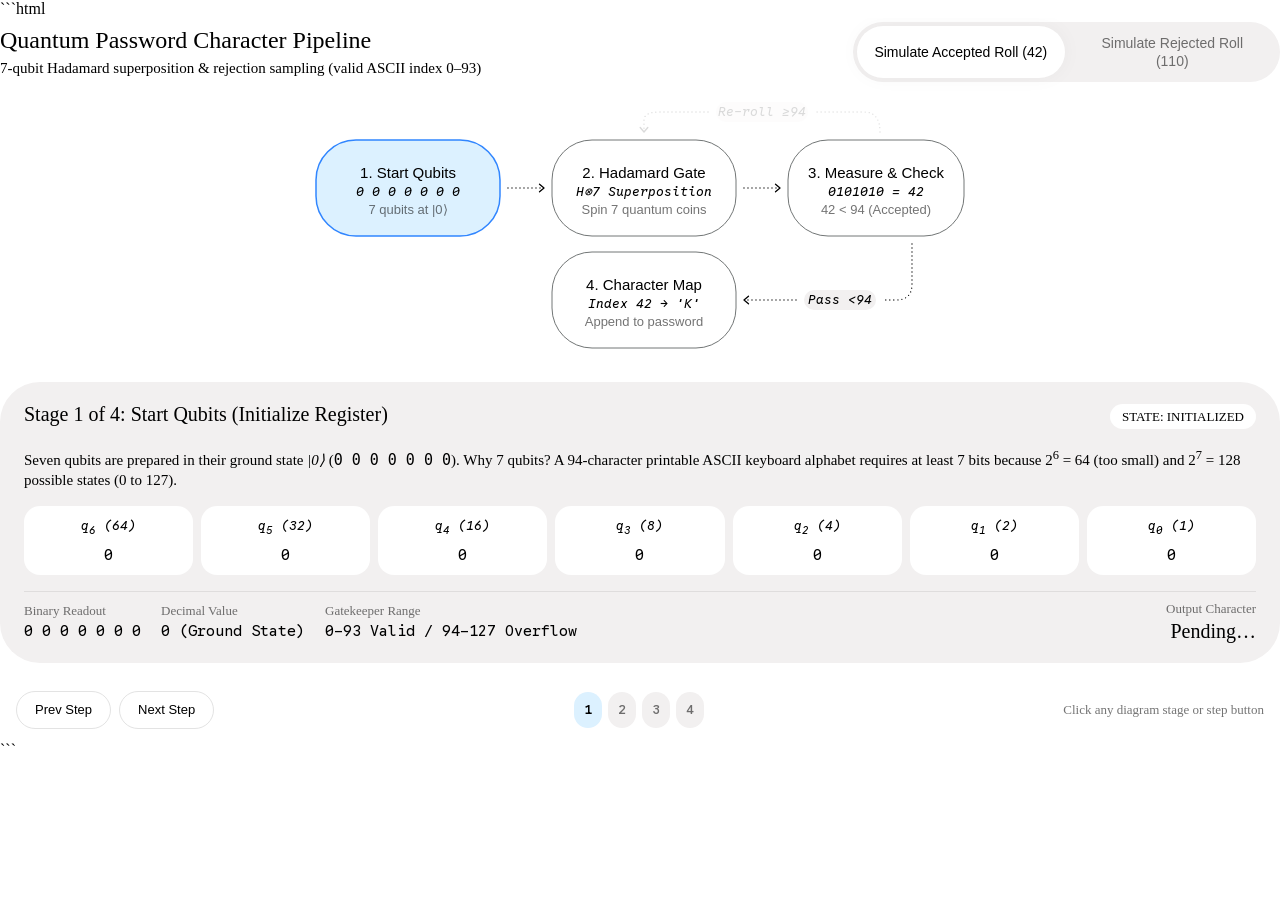
<file: interactive_visual_im_15c317867a85a933.html>
```html
<!DOCTYPE html>
<html lang="en">
<head>
<script id="lumi-getcssvar">
window.getCssVar = window.getCssVar || function(name) {
  try {
    return getComputedStyle(document.documentElement).getPropertyValue(name).trim();
  } catch (e) { return ''; }
};
</script>

<style id="lumi-runtime">
/* luminous.css */
/*
 * Luminous runtime stylesheet — injected once into every generated widget's
 * <head> by the C++ widget agent (id="lumi-runtime"). Single Source of Truth
 * for ALL design tokens and pre-baked .lumi-* component classes. The SI prompts
 * (design.md / html_generation.jinja2 / chart.jinja2) must NOT re-declare these
 * tokens or component CSS; they only reference them.
 *
 * Sections:
 *   1. Web fonts (Google Sans Flex + Google Sans Code)
 *   2. Light token :root (from previewer tokens.css, verbatim)
 *   3. Dark token overrides — REMAPPED to :root so canvas/D3 readers of
 *      getComputedStyle(document.documentElement) resolve dark values (D3).
 *   4. Short diagram/chart aliases (bridge legacy --surface / --chart-N names).
 *   5. In-scope pre-baked .lumi-* component classes.
 */

/* ============================================================
 * 1. WEB FONTS & ICONOGRAPHY
 *    Loads Google Sans Flex, Google Sans Code, and Material Symbols Outlined.
 *    Enforces the dual-class iconography rendering protocol.
 * ============================================================ */
@import url('https://fonts.googleapis.com/css2?family=Google+Sans+Flex:ital,wght@0,300..700;1,300..700&family=Google+Sans+Code:ital,wght,MONO@0,300..700,0..1;1,300..700,0..1&family=Material+Symbols+Outlined:opsz,wght,FILL,GRAD@20..48,100..700,0..1,-50..200&display=swap');

/* Dual-Class Iconography */
.lumi-icon {
  font-family: 'Luminous Symbols', 'Material Symbols Outlined';
  font-weight: normal;
  font-style: normal;
  font-size: 20px;
  line-height: 1;
  letter-spacing: normal;
  text-transform: none;
  display: inline-block;
  white-space: nowrap;
  word-wrap: normal;
  direction: ltr;
  font-feature-settings: 'liga';
  -webkit-font-smoothing: antialiased;
  vertical-align: middle;
}

.material-icon {
  font-family: 'Material Symbols Outlined';
  font-weight: normal;
  font-style: normal;
  font-size: 20px;
  line-height: 1;
  letter-spacing: normal;
  text-transform: none;
  display: inline-block;
  white-space: nowrap;
  word-wrap: normal;
  direction: ltr;
  -webkit-font-smoothing: antialiased;
  vertical-align: middle;
}

/* ============================================================
 * 2. LIGHT TOKENS (:root)
 * ============================================================ */
:root {
  --body-bg: transparent;
  --ff-sans: 'Google Sans Flex', 'Google Sans Text', 'Google Sans', sans-serif;
  --ff-mono: 'Google Sans Code', 'Google Sans Mono', monospace;

  --lumi-sys-spacing--xxs: 2px;
  --lumi-sys-spacing--xs: 4px;
  --lumi-sys-spacing--s: 8px;
  --lumi-sys-spacing--m: 12px;
  --lumi-sys-spacing--l: 16px;
  --lumi-sys-spacing--xl: 20px;
  --lumi-sys-spacing--xxl: 24px;
  --lumi-sys-spacing--3xl: 28px;
  --lumi-sys-spacing--4xl: 36px;

  --lumi-sys-shape--none: 0px;
  --lumi-sys-shape--extra-small: 4px;
  --lumi-sys-shape--small: 8px;
  --lumi-sys-shape--medium: 12px;
  --lumi-sys-shape--large: 16px;
  --lumi-sys-shape--large-increased: 20px;
  --lumi-sys-shape--large-max: 24px;
  --lumi-sys-shape--xl: 28px;
  --lumi-sys-shape--xl-increased: 32px;
  --lumi-sys-shape--xl-max: 40px;
  --lumi-sys-shape--xxl: 48px;
  --lumi-sys-shape--xxl-increased: 56px;
  --lumi-sys-shape--full: 999px;

  --lumi-sys-elevation--level1: 0 0 20px 0 rgba(0, 0, 0, 0.04);
  --lumi-sys-elevation--level2: 0 0 20px 0 rgba(0, 0, 0, 0.11);

  --lumi-sys-color--surface: #fdfcfc;
  --lumi-sys-color--surface-dim: #f2f0f0;
  --lumi-sys-color--surface-bright: #ffffff;
  --lumi-sys-color--surface-background: #fdfcfc;
  --lumi-sys-color--surface-accent: #9dd2ff;
  --lumi-sys-color--surface-container: #f2f0f0;
  --lumi-sys-color--surface-container-high: #e6e6e6;
  --lumi-sys-color--surface-translucent: rgba(255, 255, 255, 0.88);
  --lumi-sys-color--on-surface: #000000;
  --lumi-sys-color--on-surface-default: #000000;
  --lumi-sys-color--on-surface-variant: rgba(0, 0, 0, 0.55);
  --lumi-sys-color--on-surface-de-emphasis: rgba(0, 0, 0, 0.55);
  --lumi-sys-color--on-surface-low: rgba(0, 0, 0, 0.08);
  --lumi-sys-color--positive: #008052;
  --lumi-sys-color--positive-container: #daf9d4;
  --lumi-sys-color--on-positive-container: #009954;
  --lumi-sys-color--error: #de2d29;
  --lumi-sys-color--error-container: #ffdeec;
  --lumi-sys-color--on-error-container: #de2d29;
  --lumi-sys-color--accent: #9dd2ff;
  --lumi-sys-color--accent-container: #dcf1ff;
  --lumi-sys-color--accent-fixed: #3186ff;
  --lumi-sys-color--primary: #3186ff;
  --lumi-sys-color--on-primary: #ffffff;
  --lumi-sys-color--black: #000000;
  --lumi-sys-color--white: #ffffff;
  --lumi-sys-color--outline: #727676;
  --lumi-sys-color--stroke-default: #e3e3e3;

  /* --- Luminous Typography Tokens: Display (Carbon SSoT) --- */
  --lumi-sys-typography-type-scale--display-l-font-name: 'Google Sans Flex';
  --lumi-sys-typography-type-scale--display-l-font-size: 2.625rem;
  --lumi-sys-typography-type-scale--display-l-line-height: 3rem;
  --lumi-sys-typography-type-scale--display-l-font-tracking: 0rem;
  --lumi-sys-typography-type-scale--display-l-font-weight: 280;
  --lumi-sys-typography-type-scale--display-l-font-wght: 280;
  --lumi-sys-typography-type-scale--display-l-font-width: 100;
  --lumi-sys-typography-type-scale--display-l-font-rond: 100;
  --lumi-sys-typography-type-scale--display-l-opsz: 42;

  --lumi-sys-typography-type-scale--display-m-font-name: 'Google Sans Flex';
  --lumi-sys-typography-type-scale--display-m-font-size: 2.25rem;
  --lumi-sys-typography-type-scale--display-m-line-height: 2.75rem;
  --lumi-sys-typography-type-scale--display-m-font-tracking: 0rem;
  --lumi-sys-typography-type-scale--display-m-font-weight: 320;
  --lumi-sys-typography-type-scale--display-m-font-wght: 320;
  --lumi-sys-typography-type-scale--display-m-font-width: 100;
  --lumi-sys-typography-type-scale--display-m-font-rond: 100;
  --lumi-sys-typography-type-scale--display-m-opsz: 36;

  --lumi-sys-typography-type-scale--display-s-font-name: 'Google Sans Flex';
  --lumi-sys-typography-type-scale--display-s-font-size: 2rem;
  --lumi-sys-typography-type-scale--display-s-line-height: 2.375rem;
  --lumi-sys-typography-type-scale--display-s-font-tracking: 0rem;
  --lumi-sys-typography-type-scale--display-s-font-weight: 360;
  --lumi-sys-typography-type-scale--display-s-font-wght: 360;
  --lumi-sys-typography-type-scale--display-s-font-width: 100;
  --lumi-sys-typography-type-scale--display-s-font-rond: 100;
  --lumi-sys-typography-type-scale--display-s-opsz: 32;

  /* --- Luminous Typography Tokens: Headline (Carbon SSoT) --- */
  --lumi-sys-typography-type-scale--headline-l-font-name: 'Google Sans Flex';
  --lumi-sys-typography-type-scale--headline-l-font-size: 1.75rem;
  --lumi-sys-typography-type-scale--headline-l-line-height: 2.25rem;
  --lumi-sys-typography-type-scale--headline-l-font-tracking: 0rem;
  --lumi-sys-typography-type-scale--headline-l-font-weight: 350;
  --lumi-sys-typography-type-scale--headline-l-font-wght: 350;
  --lumi-sys-typography-type-scale--headline-l-font-width: 100;
  --lumi-sys-typography-type-scale--headline-l-font-rond: 20;
  --lumi-sys-typography-type-scale--headline-l-opsz: 28;

  --lumi-sys-typography-type-scale--headline-m-font-name: 'Google Sans Flex';
  --lumi-sys-typography-type-scale--headline-m-font-size: 1.5rem;
  --lumi-sys-typography-type-scale--headline-m-line-height: 1.75rem;
  --lumi-sys-typography-type-scale--headline-m-font-tracking: 0rem;
  --lumi-sys-typography-type-scale--headline-m-font-weight: 380;
  --lumi-sys-typography-type-scale--headline-m-font-wght: 380;
  --lumi-sys-typography-type-scale--headline-m-font-width: 100;
  --lumi-sys-typography-type-scale--headline-m-font-rond: 20;
  --lumi-sys-typography-type-scale--headline-m-opsz: 24;

  --lumi-sys-typography-type-scale--headline-s-font-name: 'Google Sans Flex';
  --lumi-sys-typography-type-scale--headline-s-font-size: 1.25rem;
  --lumi-sys-typography-type-scale--headline-s-line-height: 1.5rem;
  --lumi-sys-typography-type-scale--headline-s-font-tracking: 0rem;
  --lumi-sys-typography-type-scale--headline-s-font-weight: 470;
  --lumi-sys-typography-type-scale--headline-s-font-wght: 470;
  --lumi-sys-typography-type-scale--headline-s-font-width: 94;
  --lumi-sys-typography-type-scale--headline-s-font-rond: 20;
  --lumi-sys-typography-type-scale--headline-s-opsz: 20;

  /* --- Luminous Typography Tokens: Body (Carbon SSoT) --- */
  --lumi-sys-typography-type-scale--body-l-font-name: 'Google Sans Flex';
  --lumi-sys-typography-type-scale--body-l-font-size: 1.0625rem;
  --lumi-sys-typography-type-scale--body-l-line-height: 1.5rem;
  --lumi-sys-typography-type-scale--body-l-font-tracking: 0rem;
  --lumi-sys-typography-type-scale--body-l-font-weight: 400;
  --lumi-sys-typography-type-scale--body-l-font-wght: 400;
  --lumi-sys-typography-type-scale--body-l-font-width: 92;
  --lumi-sys-typography-type-scale--body-l-font-rond: 0;
  --lumi-sys-typography-type-scale--body-l-opsz: 17;

  --lumi-sys-typography-type-scale--body-m-font-name: 'Google Sans Flex';
  --lumi-sys-typography-type-scale--body-m-font-size: 0.9375rem;
  --lumi-sys-typography-type-scale--body-m-line-height: 1.25rem;
  --lumi-sys-typography-type-scale--body-m-font-tracking: 0rem;
  --lumi-sys-typography-type-scale--body-m-font-weight: 400;
  --lumi-sys-typography-type-scale--body-m-font-wght: 400;
  --lumi-sys-typography-type-scale--body-m-font-width: 92;
  --lumi-sys-typography-type-scale--body-m-font-rond: 0;
  --lumi-sys-typography-type-scale--body-m-opsz: 15;

  --lumi-sys-typography-type-scale--body-s-font-name: 'Google Sans Flex';
  --lumi-sys-typography-type-scale--body-s-font-size: 0.8125rem;
  --lumi-sys-typography-type-scale--body-s-line-height: 1.0625rem;
  --lumi-sys-typography-type-scale--body-s-font-tracking: 0rem;
  --lumi-sys-typography-type-scale--body-s-font-weight: 400;
  --lumi-sys-typography-type-scale--body-s-font-wght: 400;
  --lumi-sys-typography-type-scale--body-s-font-width: 92;
  --lumi-sys-typography-type-scale--body-s-font-rond: 0;
  --lumi-sys-typography-type-scale--body-s-opsz: 13;

  /* --- Luminous Typography Tokens: Label (Carbon SSoT) --- */
  --lumi-sys-typography-type-scale--label-l-font-name: 'Google Sans Flex';
  --lumi-sys-typography-type-scale--label-l-font-size: 1.0625rem;
  --lumi-sys-typography-type-scale--label-l-line-height: 1.5rem;
  --lumi-sys-typography-type-scale--label-l-font-tracking: 0rem;
  --lumi-sys-typography-type-scale--label-l-font-weight: 370;
  --lumi-sys-typography-type-scale--label-l-font-wght: 370;
  --lumi-sys-typography-type-scale--label-l-font-width: 92;
  --lumi-sys-typography-type-scale--label-l-font-rond: 0;
  --lumi-sys-typography-type-scale--label-l-opsz: 17;

  --lumi-sys-typography-type-scale--label-m-font-name: 'Google Sans Flex';
  --lumi-sys-typography-type-scale--label-m-font-size: 0.9375rem;
  --lumi-sys-typography-type-scale--label-m-line-height: 1.25rem;
  --lumi-sys-typography-type-scale--label-m-font-tracking: 0rem;
  --lumi-sys-typography-type-scale--label-m-font-weight: 370;
  --lumi-sys-typography-type-scale--label-m-font-wght: 370;
  --lumi-sys-typography-type-scale--label-m-font-width: 92;
  --lumi-sys-typography-type-scale--label-m-font-rond: 0;
  --lumi-sys-typography-type-scale--label-m-opsz: 15;

  --lumi-sys-typography-type-scale--label-s-font-name: 'Google Sans Flex';
  --lumi-sys-typography-type-scale--label-s-font-size: 0.8125rem;
  --lumi-sys-typography-type-scale--label-s-line-height: 1.25rem;
  --lumi-sys-typography-type-scale--label-s-font-tracking: 0rem;
  --lumi-sys-typography-type-scale--label-s-font-weight: 370;
  --lumi-sys-typography-type-scale--label-s-font-wght: 370;
  --lumi-sys-typography-type-scale--label-s-font-width: 92;
  --lumi-sys-typography-type-scale--label-s-font-rond: 0;
  --lumi-sys-typography-type-scale--label-s-opsz: 13;

  --lumi-sys-opacity-state--hover: 0.08;
  --lumi-sys-opacity-state--focus: 0.08;
  --lumi-sys-opacity-state--pressed: 0.12;
  --lumi-sys-opacity-state--disabled: 0.12;
  --lumi-sys-opacity-state--disabled-label: 0.38;

  --lumi-sys-color--code-background: #000000;
  --lumi-sys-color--code-primary-text: #ffffff;
  --lumi-sys-color--code-blue-text: #4fa0ff;
  --lumi-sys-color--code-green-text: #60d673;
  --lumi-sys-color--code-grey-text: #808080;
  --lumi-sys-color--code-pink-text: #ff96da;
  --lumi-sys-color--code-purple-text: #969dff;
  --lumi-sys-color--code-red-text: #ff5a59;
  --lumi-sys-color--code-yellow-text: #ffdb0f;

  --lumi-sys-color--chart-series-1: #2575fc;
  --lumi-sys-color--chart-series-2: #5b6e9e;
  --lumi-sys-color--chart-series-3: #228a49;
  --lumi-sys-color--chart-series-4: #62991b;
  --lumi-sys-color--chart-series-5: #1e564d;
  --lumi-sys-color--chart-series-6: #526a45;
  --lumi-sys-color--chart-series-7: #2780c4;
  --lumi-sys-color--chart-series-8: #997112;
  --lumi-sys-color--chart-series-9: #705ec2;
  --lumi-sys-color--chart-series-10: #c84288;
}

/* ============================================================
 * 3. DARK TOKENS  (REMAPPED to :root — Decision D3)
 *    Canvas / Chart.js / D3 read getComputedStyle(document.documentElement);
 *    the theme-sync listener sets data-theme="dark" on <html>, so dark values
 *    MUST live on :root (not scoped to body) to prevent black-chart regressions.
 * ============================================================ */
:root[data-theme="dark"],
body.dark-mode,
:root[data-theme="dark"] body {
  --body-bg: #0f0f0f;
  --lumi-sys-elevation--level1: 0 0 20px 0 rgba(0, 0, 0, 0.28);
  --lumi-sys-elevation--level2: 0 0 20px 0 rgba(0, 0, 0, 0.40);

  --lumi-sys-color--surface: #0f0f0f;
  --lumi-sys-color--surface-dim: #141414;
  --lumi-sys-color--surface-bright: #1c1c1c;
  --lumi-sys-color--surface-background: #0f0f0f;
  --lumi-sys-color--surface-accent: #14204f;
  --lumi-sys-color--surface-container: #141414;
  --lumi-sys-color--surface-container-high: #1c1c1c;
  --lumi-sys-color--surface-translucent: rgba(24, 24, 27, 0.88);
  --lumi-sys-color--on-surface: #e0e0e0;
  --lumi-sys-color--on-surface-default: #e0e0e0;
  --lumi-sys-color--on-surface-variant: rgba(255, 255, 255, 0.55);
  --lumi-sys-color--on-surface-de-emphasis: rgba(255, 255, 255, 0.55);
  --lumi-sys-color--on-surface-low: rgba(255, 255, 255, 0.12);
  --lumi-sys-color--positive: #0ebc5f;
  --lumi-sys-color--positive-container: #002220;
  --lumi-sys-color--on-positive-container: #0ebc5f;
  --lumi-sys-color--error: #ff4c45;
  --lumi-sys-color--error-container: #3c0202;
  --lumi-sys-color--on-error-container: #ff4c45;
  --lumi-sys-color--accent: #1f3b9b;
  --lumi-sys-color--accent-container: #192967;
  --lumi-sys-color--accent-fixed: #3186ff;
  --lumi-sys-color--primary: #9dd2ff;
  --lumi-sys-color--on-primary: #192967;
  --lumi-sys-color--black: #000000;
  --lumi-sys-color--white: #ffffff;
  --lumi-sys-color--outline: #9a9b9c;
  --lumi-sys-color--stroke-default: #2d2f38;

  --lumi-sys-color--code-background: #141414;
  --lumi-sys-color--code-primary-text: #ffffff;
  --lumi-sys-color--code-blue-text: #4fa0ff;
  --lumi-sys-color--code-green-text: #60d673;
  --lumi-sys-color--code-grey-text: #808080;
  --lumi-sys-color--code-pink-text: #ff96da;
  --lumi-sys-color--code-purple-text: #969dff;
  --lumi-sys-color--code-red-text: #ff5a59;
  --lumi-sys-color--code-yellow-text: #ffdb0f;

  --lumi-sys-color--chart-series-1: #9dd2ff;
  --lumi-sys-color--chart-series-2: #96a7d6;
  --lumi-sys-color--chart-series-3: #50e389;
  --lumi-sys-color--chart-series-4: #c8f585;
  --lumi-sys-color--chart-series-5: #f5f2e6;
  --lumi-sys-color--chart-series-6: #dcd8c0;
  --lumi-sys-color--chart-series-7: #82c7ff;
  --lumi-sys-color--chart-series-8: #f5d77f;
  --lumi-sys-color--chart-series-9: #d9ceff;
  --lumi-sys-color--chart-series-10: #ffa6d7;
}

/* ============================================================
 * 3b. OS-LEVEL DARK FALLBACK  (prefers-color-scheme)
 *     A prior refactor introduced this stylesheet and moved the dark tokens onto
 *     :root[data-theme="dark"], but dropped the @media (prefers-color-scheme:
 *     dark) trigger that widgets previously carried in their own <style>.
 *     Inline widgets whose host sends no set-theme / data-theme message therefore
 *     stayed on the light --surface (#fdfcfc), rendering white in dark mode.
 *     Re-apply the dark values on OS dark; an explicit host data-theme="light"
 *     still opts back to light. Keep in sync with the :root[data-theme="dark"]
 *     block above.
 * ============================================================ */
@media (prefers-color-scheme: dark) {
  :root:not([data-theme="light"]) {
    --body-bg: #0f0f0f;
    --lumi-sys-elevation--level1: 0 0 20px 0 rgba(0, 0, 0, 0.28);
    --lumi-sys-elevation--level2: 0 0 20px 0 rgba(0, 0, 0, 0.40);

    --lumi-sys-color--surface: #0f0f0f;
    --lumi-sys-color--surface-dim: #141414;
    --lumi-sys-color--surface-bright: #1c1c1c;
    --lumi-sys-color--surface-background: #0f0f0f;
    --lumi-sys-color--surface-accent: #14204f;
    --lumi-sys-color--surface-container: #141414;
    --lumi-sys-color--surface-container-high: #1c1c1c;
    --lumi-sys-color--surface-translucent: rgba(24, 24, 27, 0.88);
    --lumi-sys-color--on-surface: #e0e0e0;
    --lumi-sys-color--on-surface-default: #e0e0e0;
    --lumi-sys-color--on-surface-variant: rgba(255, 255, 255, 0.55);
    --lumi-sys-color--on-surface-de-emphasis: rgba(255, 255, 255, 0.55);
    --lumi-sys-color--on-surface-low: rgba(255, 255, 255, 0.12);
    --lumi-sys-color--positive: #0ebc5f;
    --lumi-sys-color--positive-container: #002220;
    --lumi-sys-color--on-positive-container: #0ebc5f;
    --lumi-sys-color--error: #ff4c45;
    --lumi-sys-color--error-container: #3c0202;
    --lumi-sys-color--on-error-container: #ff4c45;
    --lumi-sys-color--accent: #1f3b9b;
    --lumi-sys-color--accent-container: #192967;
    --lumi-sys-color--accent-fixed: #3186ff;
    --lumi-sys-color--primary: #9dd2ff;
    --lumi-sys-color--on-primary: #192967;
    --lumi-sys-color--black: #000000;
    --lumi-sys-color--white: #ffffff;
    --lumi-sys-color--outline: #9a9b9c;
    --lumi-sys-color--stroke-default: #2d2f38;

    --lumi-sys-color--code-background: #141414;
    --lumi-sys-color--code-primary-text: #ffffff;
    --lumi-sys-color--code-blue-text: #4fa0ff;
    --lumi-sys-color--code-green-text: #60d673;
    --lumi-sys-color--code-grey-text: #808080;
    --lumi-sys-color--code-pink-text: #ff96da;
    --lumi-sys-color--code-purple-text: #969dff;
    --lumi-sys-color--code-red-text: #ff5a59;
    --lumi-sys-color--code-yellow-text: #ffdb0f;

    --lumi-sys-color--chart-series-1: #9dd2ff;
    --lumi-sys-color--chart-series-2: #96a7d6;
    --lumi-sys-color--chart-series-3: #50e389;
    --lumi-sys-color--chart-series-4: #c8f585;
    --lumi-sys-color--chart-series-5: #f5f2e6;
    --lumi-sys-color--chart-series-6: #dcd8c0;
    --lumi-sys-color--chart-series-7: #82c7ff;
    --lumi-sys-color--chart-series-8: #f5d77f;
    --lumi-sys-color--chart-series-9: #d9ceff;
    --lumi-sys-color--chart-series-10: #ffa6d7;
  }
}

/* Dark mode slider thumb override */
:root[data-theme="dark"] .lumi-slider::-webkit-slider-thumb,
body.dark-mode .lumi-slider::-webkit-slider-thumb {
  background-image: url("data:image/svg+xml,%3Csvg xmlns='http://www.w3.org/2000/svg' width='32' height='32' viewBox='0 0 32 32'%3E%3Crect x='14' y='6' width='4' height='20' rx='2' fill='%23ffffff'/%3E%3C/svg%3E");
}

@media (prefers-color-scheme: dark) {
  :root:not([data-theme="light"]) .lumi-slider::-webkit-slider-thumb {
    background-image: url("data:image/svg+xml,%3Csvg xmlns='http://www.w3.org/2000/svg' width='32' height='32' viewBox='0 0 32 32'%3E%3Crect x='14' y='6' width='4' height='20' rx='2' fill='%23ffffff'/%3E%3C/svg%3E");
  }
}

/* ============================================================
 * 4. SHORT DIAGRAM / CHART ALIASES
 *    Legacy diagram.md and chart.jinja2 reference short names such as
 *    --surface, --on-surface, --chart-1..10, --primary, --r-full. These MUST
 *    resolve to the canonical --lumi-sys-color--* tokens (which flip in dark
 *    mode) — otherwise every diagram var() falls back to black (historical
 *    mass-regression bug #4). Light-hex fallbacks are a last resort only.
 * ============================================================ */
:root {
  /* surfaces */
  --surface: var(--lumi-sys-color--surface, #fdfcfc);
  --surface-dim: var(--lumi-sys-color--surface-dim, #f2f0f0);
  --surface-bright: var(--lumi-sys-color--surface-bright, #ffffff);
  --surface-container: var(--lumi-sys-color--surface-container, #f2f0f0);
  --surface-container-high: var(--lumi-sys-color--surface-container-high, #e6e6e6);
  --surface-container-lowest: var(--lumi-sys-color--surface, #ffffff);
  --surface-accent: var(--lumi-sys-color--surface-accent, #9dd2ff);
  --surface-translucent: var(--lumi-sys-color--surface-translucent, rgba(255, 255, 255, 0.88));
  --surface-glass: var(--lumi-sys-color--surface-translucent, rgba(255, 255, 255, 0.88));
  /* foreground */
  --on-surface: var(--lumi-sys-color--on-surface, #000000);
  --on-surface-variant: var(--lumi-sys-color--on-surface-variant, rgba(0, 0, 0, 0.55));
  --on-surface-low: var(--lumi-sys-color--on-surface-low, rgba(0, 0, 0, 0.08));
  /* accents / brand */
  --primary: var(--lumi-sys-color--primary, #3186ff);
  --primary-container: var(--lumi-sys-color--accent-container, #dcf1ff);
  --accent: var(--lumi-sys-color--accent, #9dd2ff);
  --accent-container: var(--lumi-sys-color--accent-container, #dcf1ff);
  --accent-fixed: var(--lumi-sys-color--accent-fixed, #3186ff);
  /* status */
  --positive: var(--lumi-sys-color--positive, #008052);
  --positive-container: var(--lumi-sys-color--positive-container, #daf9d4);
  --error: var(--lumi-sys-color--error, #de2d29);
  --error-container: var(--lumi-sys-color--error-container, #ffdeec);
  /* structure */
  --outline: var(--lumi-sys-color--outline, #727676);
  --stroke-default: var(--lumi-sys-color--stroke-default, #e3e3e3);
  /* chart series 1..10 */
  --chart-1: var(--lumi-sys-color--chart-series-1, #2575fc);
  --chart-2: var(--lumi-sys-color--chart-series-2, #5b6e9e);
  --chart-3: var(--lumi-sys-color--chart-series-3, #228a49);
  --chart-4: var(--lumi-sys-color--chart-series-4, #62991b);
  --chart-5: var(--lumi-sys-color--chart-series-5, #1e564d);
  --chart-6: var(--lumi-sys-color--chart-series-6, #526a45);
  --chart-7: var(--lumi-sys-color--chart-series-7, #2780c4);
  --chart-8: var(--lumi-sys-color--chart-series-8, #997112);
  --chart-9: var(--lumi-sys-color--chart-series-9, #705ec2);
  --chart-10: var(--lumi-sys-color--chart-series-10, #c84288);
  /* code palette */
  --code-background: var(--lumi-sys-color--code-background, #000000);
  --code-primary-text: var(--lumi-sys-color--code-primary-text, #ffffff);
  /* spacing shorthands */
  --spacing-xs: var(--lumi-sys-spacing--xs, 4px);
  --spacing-s: var(--lumi-sys-spacing--s, 8px);
  --spacing-m: var(--lumi-sys-spacing--m, 12px);
  --spacing-l: var(--lumi-sys-spacing--l, 16px);
  --spacing-xl: var(--lumi-sys-spacing--xl, 20px);
  /* radius shorthands */
  --r-container: var(--lumi-sys-shape--xl-max, 40px);
  --r-xl: var(--lumi-sys-shape--xl, 28px);
  --r-l: var(--lumi-sys-shape--large-max, 24px);
  --r-m: var(--lumi-sys-shape--large, 16px);
  --r-s: var(--lumi-sys-shape--small, 8px);
  --r-full: var(--lumi-sys-shape--full, 999px);
}

/* ============================================================
 * 5. IN-SCOPE PRE-BAKED COMPONENT CLASSES
 *    Interactive controls + simple display components only (Decision D5).
 *    Complex components (timeline, sequence, stepper, pros-cons, hero, HUD,
 *    hotspot, media grid) are intentionally excluded.
 * ============================================================ */

/* Global font rendering quality + themed surface backdrop.
 * background/color MUST be set here (SSoT) so the widget backdrop follows the
 * light/dark surface token deterministically. Without this, a widget whose
 * model-generated markup forgets `background: var(--surface)` on its root
 * container falls back to the browser-default white body, producing a broken
 * dark mode (light header/chart area behind a dark card). Regression source:
 * batch1 PB-A02 dark. */
*, *::before, *::after {
  box-sizing: border-box;
}

html, body {
  background: var(--body-bg, transparent) !important;
  color: var(--on-surface) !important;
  /* Auto-resizing iframe: content grows the frame, never scrolls the document.
   * Model widgets already emit this; declared here as the SSoT default. */
  overflow-y: hidden;
  -webkit-font-smoothing: antialiased;
  -moz-osx-font-smoothing: grayscale;
  font-optical-sizing: auto;
  text-rendering: optimizeLegibility;
}

.widget-container {
  width: 100% !important;
  max-width: 100% !important;
  padding-inline: 0 !important;
  box-sizing: border-box;
}

/* ============================================================
 * SCROLLBAR DISCIPLINE (single source of truth)
 *   Long lists/cards flow and let the iframe auto-resize (see the C++
 *   NeutralizeInnerScroll pass, which removes accidental tiny scroll boxes).
 *   For LEGITIMATE overflow that remains (wide tables, code, pan-containers,
 *   large >=240px viewports) render a slim, theme-aware scrollbar.
 *   One token carries the correct light/dark contrast (the auto-flipped
 *   stroke token is too dark on #0f0f0f), referenced once = SSoT.
 * ============================================================ */
:root { --lumi-scrollbar-thumb: rgba(0, 0, 0, 0.20); }
:root[data-theme="dark"], body.dark-mode { --lumi-scrollbar-thumb: rgba(255, 255, 255, 0.20); }
@media (prefers-color-scheme: dark) {
  :root:not([data-theme="light"]) { --lumi-scrollbar-thumb: rgba(255, 255, 255, 0.20); }
}
* {
  scrollbar-width: thin;
  scrollbar-color: var(--lumi-scrollbar-thumb) transparent;
}
::-webkit-scrollbar { width: 6px; height: 6px; }
::-webkit-scrollbar-track { background: transparent; }
::-webkit-scrollbar-thumb {
  background-color: var(--lumi-scrollbar-thumb);
  border-radius: var(--lumi-sys-shape--full, 999px);
}

/* --- Buttons --- */
/* Universal button fallback (element specificity 0,0,1) — beats `* { padding: 0 }`
   author resets (0,0,0) while still yielding to any author class selector (0,1,0). */
button {
  appearance: none;
  -webkit-appearance: none;
  display: inline-flex;
  align-items: center;
  justify-content: center;
  gap: var(--lumi-sys-spacing--xs, 6px);
  min-height: 36px;
  padding: 6px 16px;
  font-family: var(--ff-sans, 'Google Sans Flex', 'Google Sans', sans-serif);
  font-size: 13px;
  font-weight: 500;
  line-height: 18px;
  color: var(--on-surface, #000000);
  background-color: var(--surface-bright, #ffffff);
  border: 1px solid var(--stroke-default, #e3e3e3);
  border-radius: var(--lumi-sys-shape--full, 999px);
  cursor: pointer;
  user-select: none;
  box-sizing: border-box;
  transition: background-color 0.15s, color 0.15s, border-color 0.15s;
}
button:hover {
  background-color: var(--surface-container-high, #e6e6e6);
}
button.active, button.is-active, button.selected, button.is-selected, button[aria-pressed="true"], button[aria-selected="true"] {
  background-color: var(--accent-container, #dcf1ff);
  color: var(--accent-fixed, #3186ff);
  border-color: transparent;
}

.lumi-btn, [class^="lumi-btn-"], [class*=" lumi-btn-"] { display: inline-flex; align-items: center; justify-content: center; gap: var(--lumi-sys-spacing--s, 8px); min-height: 40px; padding: 0px 20px; font-family: var(--ff-sans, 'Google Sans Flex', 'Google Sans', sans-serif); font-size: 14px; font-weight: 500; line-height: 20px; border-radius: var(--lumi-sys-shape--full, 999px); border: 1px solid var(--lumi-sys-color--stroke-default, #e3e3e3); cursor: pointer; user-select: none; transition: background-color 0.15s, color 0.15s, border-color 0.15s, box-shadow 0.15s, transform 0.1s; text-decoration: none; box-sizing: border-box; white-space: nowrap; }
.lumi-btn:active, .lumi-btn.is-pressed, [class^="lumi-btn-"]:active, [class*=" lumi-btn-"]:active { transform: scale(0.98); }
.lumi-btn--tonal, .lumi-btn-tonal, .lumi-btn--secondary, .lumi-btn-secondary, [class^="lumi-btn-"], [class*=" lumi-btn-"] { background-color: var(--lumi-sys-color--surface-bright, #ffffff); color: var(--lumi-sys-color--on-surface-default, #000000); }
.lumi-btn--tonal:hover, .lumi-btn-tonal:hover, .lumi-btn--secondary:hover, .lumi-btn-secondary:hover, [class^="lumi-btn-"]:hover, [class*=" lumi-btn-"]:hover { background-color: var(--lumi-sys-color--surface-container-high, #e6e6e6); }
.lumi-btn--accent, .lumi-btn-accent, .lumi-btn--primary, .lumi-btn-primary { background-color: var(--lumi-sys-color--accent, #9dd2ff); color: var(--lumi-sys-color--on-surface-default, #000000); border-color: transparent; }
.lumi-btn--accent:hover, .lumi-btn-accent:hover, .lumi-btn--primary:hover, .lumi-btn-primary:hover { background-color: var(--lumi-sys-color--accent-container, #dcf1ff); }
.lumi-btn--bright, .lumi-btn-bright { background-color: var(--lumi-sys-color--surface-bright, #ffffff); color: var(--lumi-sys-color--on-surface-default, #000000); border-color: var(--lumi-sys-color--stroke-default, #e3e3e3); box-shadow: none; }
.lumi-btn--bright:hover, .lumi-btn-bright:hover { background-color: var(--lumi-sys-color--surface-container-high, #e6e6e6); }
.lumi-btn--ghost, .lumi-btn-ghost, .lumi-btn--on-surface { background-color: var(--lumi-sys-color--on-surface-low, rgba(0, 0, 0, 0.04)); color: var(--lumi-sys-color--on-surface-default, #000000); border-color: transparent; }
.lumi-btn--ghost:hover, .lumi-btn-ghost:hover, .lumi-btn--on-surface:hover { background-color: var(--lumi-sys-color--on-surface-low, rgba(0, 0, 0, 0.08)); }
.lumi-btn--translucent { background-color: rgba(255, 255, 255, 0.25); backdrop-filter: blur(12px); color: var(--lumi-sys-color--on-surface-default, #000000); border-color: rgba(255, 255, 255, 0.3); }
.lumi-btn--translucent:hover { background-color: rgba(255, 255, 255, 0.35); }
.lumi-btn--small, .lumi-btn-small { min-height: 36px; padding: 0px 16px; font-size: 13px; line-height: 18px; gap: var(--lumi-sys-spacing--xs, 4px); }
.lumi-btn--xsmall, .lumi-btn-xsmall { min-height: 24px; padding: 0px 10px; font-size: 11px; line-height: 16px; gap: 4px; }
/* Toggleable Buttons */
.lumi-btn.is-selected,
.lumi-btn.selected,
.lumi-btn.is-active,
.lumi-btn.active,
.lumi-btn[aria-pressed="true"],
.lumi-btn[aria-selected="true"] {
  background-color: var(--lumi-sys-color--accent-container, #dcf1ff);
  color: var(--lumi-sys-color--on-surface-default, #000000);
  border: none;
  box-shadow: none;
}
.lumi-btn.is-selected:hover,
.lumi-btn.selected:hover,
.lumi-btn.is-active:hover,
.lumi-btn.active:hover,
.lumi-btn[aria-pressed="true"]:hover,
.lumi-btn[aria-selected="true"]:hover {
  background-color: var(--lumi-sys-color--accent, #9dd2ff);
  color: var(--lumi-sys-color--on-surface-default, #000000);
}
.lumi-btn.is-selected:active,
.lumi-btn.selected:active,
.lumi-btn[aria-pressed="true"]:active {
  transform: scale(0.98);
}

:root[data-theme="dark"] .lumi-btn.is-selected,
:root[data-theme="dark"] .lumi-btn.selected,
:root[data-theme="dark"] .lumi-btn[aria-pressed="true"],
body.dark-mode .lumi-btn.is-selected,
body.dark-mode .lumi-btn.selected,
body.dark-mode .lumi-btn[aria-pressed="true"],
.lumi-theme-dark .lumi-btn.is-selected,
.lumi-theme-dark .lumi-btn.selected,
.lumi-theme-dark .lumi-btn[aria-pressed="true"] {
  background-color: var(--lumi-sys-color--accent-container, #004a77);
  color: var(--lumi-sys-color--on-surface-default, #ffffff);
  border: none;
  box-shadow: none;
}
:root[data-theme="dark"] .lumi-btn.is-selected:hover,
:root[data-theme="dark"] .lumi-btn.selected:hover,
:root[data-theme="dark"] .lumi-btn[aria-pressed="true"]:hover,
body.dark-mode .lumi-btn.is-selected:hover,
body.dark-mode .lumi-btn.selected:hover,
body.dark-mode .lumi-btn[aria-pressed="true"]:hover,
.lumi-theme-dark .lumi-btn.is-selected:hover,
.lumi-theme-dark .lumi-btn.selected:hover,
.lumi-theme-dark .lumi-btn[aria-pressed="true"]:hover {
  background-color: var(--lumi-sys-color--accent, #9dd2ff);
  color: #000000;
}

/* --- Switch --- */
.lumi-switch { display: inline-flex; align-items: center; gap: var(--lumi-sys-spacing--s, 8px); cursor: pointer; font-family: var(--ff-sans, 'Google Sans Flex', 'Google Sans', sans-serif); font-size: 15px; color: var(--lumi-sys-color--on-surface-default, #000000); user-select: none; }
.lumi-switch input[type="checkbox"] { position: absolute; opacity: 0; width: 0px; height: 0px; pointer-events: none; }
.lumi-switch__track { position: relative; display: inline-flex; align-items: center; width: 52px; height: 32px; background-color: var(--lumi-sys-color--surface-dim, #f2f0f0); border: 2px solid var(--lumi-sys-color--stroke-default, rgba(0, 0, 0, 0.12)); border-radius: var(--lumi-sys-shape--full, 999px); transition: background-color 0.2s, border-color 0.2s; flex-shrink: 0; box-sizing: border-box; }
.lumi-switch__thumb, .lumi-switch__track::after { content: ""; position: absolute; top: 50%; left: 6px; transform: translateY(-50%); width: 16px; height: 16px; border-radius: 50%; background-color: var(--lumi-sys-color--on-surface-variant, #757575); transition: 0.2s cubic-bezier(0.4, 0, 0.2, 1); display: flex; align-items: center; justify-content: center; box-sizing: border-box; }
.lumi-switch input[type="checkbox"]:checked + .lumi-switch__track { background-color: var(--lumi-sys-color--accent-fixed, #3186ff); border-color: transparent; }
.lumi-switch input[type="checkbox"]:checked + .lumi-switch__track .lumi-switch__thumb, .lumi-switch input[type="checkbox"]:checked + .lumi-switch__track::after { left: 22px; width: 24px; height: 24px; background-color: rgb(255, 255, 255); }
.lumi-switch input[type="checkbox"]:disabled + .lumi-switch__track { opacity: var(--lumi-sys-opacity-state--disabled, 0.38); cursor: not-allowed; }
.lumi-switch--small .lumi-switch__track, .lumi-switch--mini .lumi-switch__track { width: 32px; height: 20px; }
.lumi-switch--small .lumi-switch__thumb, .lumi-switch--small .lumi-switch__track::after, .lumi-switch--mini .lumi-switch__thumb, .lumi-switch--mini .lumi-switch__track::after { width: 12px; height: 12px; left: 2px; }
.lumi-switch--small input[type="checkbox"]:checked + .lumi-switch__track .lumi-switch__thumb, .lumi-switch--small input[type="checkbox"]:checked + .lumi-switch__track::after, .lumi-switch--mini input[type="checkbox"]:checked + .lumi-switch__track .lumi-switch__thumb, .lumi-switch--mini input[type="checkbox"]:checked + .lumi-switch__track::after { left: 12px; width: 16px; height: 16px; }

/* --- Checkbox --- */
.lumi-checkbox-label { display: inline-flex; align-items: center; gap: var(--lumi-sys-spacing--s, 8px); cursor: pointer; font-family: var(--ff-sans, 'Google Sans Flex', 'Google Sans', sans-serif); font-size: 15px; color: var(--lumi-sys-color--on-surface-default, #000000); user-select: none; }
.lumi-checkbox-label input[type="checkbox"] { position: absolute; opacity: 0; width: 0px; height: 0px; pointer-events: none; }
.lumi-checkbox { position: relative; width: 24px; height: 24px; border-radius: var(--lumi-sys-shape--small, 8px); border: 2px solid var(--lumi-sys-color--on-surface-variant, rgba(0, 0, 0, 0.55)); background-color: transparent; transition: background-color 0.15s, border-color 0.15s, box-shadow 0.15s; display: flex; align-items: center; justify-content: center; flex-shrink: 0; box-sizing: border-box; }
.lumi-checkbox-label:hover .lumi-checkbox { background-color: var(--lumi-sys-color--on-surface-low, rgba(0, 0, 0, 0.04)); border-color: var(--lumi-sys-color--on-surface-default, #000000); }
.lumi-checkbox-label input[type="checkbox"]:checked ~ .lumi-checkbox, .lumi-checkbox-label input[type="checkbox"]:indeterminate ~ .lumi-checkbox, .lumi-checkbox.is-indeterminate { background-color: var(--lumi-sys-color--on-surface-default, #000000); border-color: transparent; }
.lumi-checkbox .lumi-checkmark { font-size: 18px; line-height: 1; color: var(--lumi-sys-color--surface, #ffffff); fill: var(--lumi-sys-color--surface, #ffffff); display: none; user-select: none; }
.lumi-checkbox-label input[type="checkbox"]:checked ~ .lumi-checkbox .lumi-checkmark, .lumi-checkbox-label input[type="checkbox"]:checked ~ .lumi-checkbox .lumi-checkbox__check { display: block; }
.lumi-checkbox-label input[type="checkbox"]:indeterminate ~ .lumi-checkbox .lumi-checkbox__indeterminate, .lumi-checkbox.is-indeterminate .lumi-checkbox__indeterminate { display: block; }
.lumi-checkbox-label input[type="checkbox"]:disabled ~ .lumi-checkbox, .lumi-checkbox-label input[type="checkbox"]:disabled ~ span { opacity: var(--lumi-sys-opacity-state--disabled, 0.38); cursor: not-allowed; }

/* --- Slider --- */
.lumi-slider-container { display: flex; align-items: center; gap: var(--lumi-sys-spacing--m, 16px); width: 100%; }
.lumi-slider-row { display: flex; flex-direction: column; gap: var(--lumi-sys-spacing--xs, 4px); width: 100%; }
.lumi-slider-label { font-family: var(--ff-sans, 'Google Sans Flex', 'Google Sans', sans-serif); font-size: 15px; font-weight: 400; color: var(--lumi-sys-color--on-surface-default, #000000); white-space: nowrap; overflow: hidden; text-overflow: ellipsis; }
.lumi-slider { appearance: none; width: calc(100% + 28px); margin-left: -14px; margin-right: -14px; height: 40px; background: transparent; cursor: pointer; box-sizing: border-box; }
.lumi-slider:focus { outline: none; }
.lumi-slider::-webkit-slider-runnable-track { height: 4px; --thumb-center: calc(14px + (100% - 28px) * (var(--progress, 50%) / 100%)); --active-end: calc(var(--thumb-center) - 8px + (var(--progress, 50%) / 100%) * 6px); background-image: radial-gradient(circle at calc(100% - 18px) center, var(--lumi-sys-color--on-surface-variant, #757575) 2px, transparent 2.5px), linear-gradient( to right, transparent 0, transparent 14px, var(--lumi-sys-color--on-surface-default, #000000) 14px, var(--lumi-sys-color--on-surface-default, #000000) var(--active-end), transparent var(--active-end), transparent calc(var(--thumb-center) + 8px), var(--lumi-sys-color--stroke-default, rgba(0, 0, 0, 0.12)) calc(var(--thumb-center) + 8px), var(--lumi-sys-color--stroke-default, rgba(0, 0, 0, 0.12)) calc(100% - 16px), transparent calc(100% - 16px), transparent 100% ); border-radius: var(--lumi-sys-shape--full, 999px); border-width: medium; border-style: none; border-color: currentcolor; border-image: none; }
.lumi-slider::-webkit-slider-thumb { appearance: none; width: 32px; height: 32px; border-radius: 50%; background-color: transparent; background-image: url("data:image/svg+xml,%3Csvg xmlns='http://www.w3.org/2000/svg' width='32' height='32' viewBox='0 0 32 32'%3E%3Crect x='14' y='6' width='4' height='20' rx='2' fill='%23000000'/%3E%3C/svg%3E"); background-size: 32px 32px; background-repeat: no-repeat; background-position: center center; border-width: medium; border-style: none; border-color: currentcolor; border-image: none; box-sizing: border-box; margin-top: -14px; cursor: pointer; transition: background-color 0.15s; }
.lumi-slider:hover::-webkit-slider-thumb { background-color: var(--lumi-sys-color--on-surface-low, rgba(0, 0, 0, 0.08)); }
.lumi-slider:active::-webkit-slider-thumb { background-color: var(--lumi-sys-color--on-surface-low, rgba(0, 0, 0, 0.12)); }
.lumi-slider:disabled { opacity: var(--lumi-sys-opacity-state--disabled, 0.38); cursor: not-allowed; }
.lumi-slider:disabled::-webkit-slider-thumb { cursor: not-allowed; box-shadow: none; }
.lumi-slider-value { display: flex; align-items: center; justify-content: center; min-width: 64px; height: 40px; padding: 0px 12px; background-color: var(--lumi-sys-color--surface-dim, #f2f0f0); border-radius: var(--lumi-sys-shape--medium, 16px); font-family: var(--ff-sans, 'Google Sans Flex', sans-serif); font-size: 15px; line-height: 20px; font-weight: 540; font-variation-settings: "wght" 540, "wdth" 92, "opsz" 15; font-variant-numeric: tabular-nums; color: var(--lumi-sys-color--on-surface-default, #000000); flex-shrink: 0; box-sizing: border-box; }

/* --- Text input --- */
.lumi-input-group { display: flex; flex-direction: column; gap: var(--lumi-sys-spacing--xs, 4px); width: 100%; }
.lumi-input-label { font-family: var(--ff-sans, 'Google Sans Flex', 'Google Sans', sans-serif); font-size: 14px; font-weight: 500; line-height: 20px; color: var(--lumi-sys-color--on-surface-default, #000000); }
.lumi-input { appearance: none; width: 100%; min-height: 48px; padding: 0px 16px; font-family: var(--ff-sans, 'Google Sans Flex', 'Google Sans', sans-serif); font-size: 15px; font-weight: 400; line-height: 22px; color: var(--lumi-sys-color--on-surface-default, #000000); background-color: var(--lumi-sys-color--surface-bright, #ffffff); border: 1px solid var(--lumi-sys-color--stroke-default, rgba(0, 0, 0, 0.12)); border-radius: var(--lumi-sys-shape--large, 16px); background-clip: padding-box; outline: none; box-sizing: border-box; transition: border-color 0.15s, box-shadow 0.15s, background-color 0.15s; }
.lumi-input::placeholder { color: var(--lumi-sys-color--on-surface-variant, rgba(0, 0, 0, 0.55)); opacity: 0.7; }
.lumi-input:hover { border-color: var(--lumi-sys-color--on-surface-default, #000000); }
.lumi-input:focus, .lumi-input:focus-visible { border-color: var(--lumi-sys-color--accent-fixed, #3186ff); box-shadow: 0 0 0 2px var(--lumi-sys-color--accent-container, rgba(49, 134, 255, 0.25)); }
textarea.lumi-input, .lumi-input--area { min-height: 100px; padding: 12px 16px; resize: vertical; line-height: 22px; }
.lumi-input.is-error, .lumi-input-group.is-error .lumi-input { border-color: var(--lumi-sys-color--error, #ff4c45); }
.lumi-input-helper { font-family: var(--ff-sans, 'Google Sans Flex', 'Google Sans', sans-serif); font-size: 12px; line-height: 16px; color: var(--lumi-sys-color--on-surface-variant, rgba(0, 0, 0, 0.55)); }
.lumi-input-group.is-error .lumi-input-helper, .lumi-input-helper--error { color: var(--lumi-sys-color--error, #ff4c45); }
.lumi-input:disabled, .lumi-input.is-disabled { opacity: var(--lumi-sys-opacity-state--disabled, 0.38); background-color: var(--lumi-sys-color--surface-dim, #f2f0f0); cursor: not-allowed; }

/* --- Focus ring --- */
:focus-visible { outline: 2px solid var(--lumi-sys-color--on-surface-default, #000000) !important; outline-offset: 2px !important; box-shadow: none !important; }
.lumi-btn:focus-visible, .lumi-switch input[type="checkbox"]:focus-visible + .lumi-switch__track, .lumi-checkbox-label input[type="checkbox"]:focus-visible ~ .lumi-checkbox, .lumi-slider:focus-visible::-webkit-slider-thumb, .lumi-input:focus-visible { outline: 2px solid var(--lumi-sys-color--on-surface-default, #000000); outline-offset: 2px; box-shadow: none; }

/* --- Typography: Display / Headline / Body / Label --- */
.lumi-display-l { font-family: var(--lumi-sys-typography-type-scale--display-l-font-name, 'Google Sans Flex', sans-serif); font-size: var(--lumi-sys-typography-type-scale--display-l-font-size, 2.625rem); line-height: var(--lumi-sys-typography-type-scale--display-l-line-height, 3rem); letter-spacing: var(--lumi-sys-typography-type-scale--display-l-font-tracking, 0rem); font-weight: var(--lumi-sys-typography-type-scale--display-l-font-weight, 280); font-variation-settings: "wght" 280, "wdth" 100, "opsz" 42, "ROND" 100; }
.lumi-display-l-emphasized { font-family: var(--lumi-sys-typography-type-scale--display-l-font-name, 'Google Sans Flex', sans-serif); font-size: var(--lumi-sys-typography-type-scale--display-l-font-size, 2.625rem); line-height: var(--lumi-sys-typography-type-scale--display-l-line-height, 3rem); letter-spacing: var(--lumi-sys-typography-type-scale--display-l-font-tracking, 0rem); font-weight: var(--lumi-sys-typography-type-scale--display-l-font-weight, 280); font-variation-settings: "wght" 280, "wdth" 100, "opsz" 42, "ROND" 100; }
.lumi-display-m { font-family: var(--lumi-sys-typography-type-scale--display-m-font-name, 'Google Sans Flex', sans-serif); font-size: var(--lumi-sys-typography-type-scale--display-m-font-size, 2.25rem); line-height: var(--lumi-sys-typography-type-scale--display-m-line-height, 2.75rem); letter-spacing: var(--lumi-sys-typography-type-scale--display-m-font-tracking, 0rem); font-weight: var(--lumi-sys-typography-type-scale--display-m-font-weight, 320); font-variation-settings: "wght" 320, "wdth" 100, "opsz" 36, "ROND" 100; }
.lumi-display-m-emphasized { font-family: var(--lumi-sys-typography-type-scale--display-m-font-name, 'Google Sans Flex', sans-serif); font-size: var(--lumi-sys-typography-type-scale--display-m-font-size, 2.25rem); line-height: var(--lumi-sys-typography-type-scale--display-m-line-height, 2.75rem); letter-spacing: var(--lumi-sys-typography-type-scale--display-m-font-tracking, 0rem); font-weight: var(--lumi-sys-typography-type-scale--display-m-font-weight, 320); font-variation-settings: "wght" 320, "wdth" 100, "opsz" 36, "ROND" 100; }
.lumi-display-s { font-family: var(--lumi-sys-typography-type-scale--display-s-font-name, 'Google Sans Flex', sans-serif); font-size: var(--lumi-sys-typography-type-scale--display-s-font-size, 2rem); line-height: var(--lumi-sys-typography-type-scale--display-s-line-height, 2.375rem); letter-spacing: var(--lumi-sys-typography-type-scale--display-s-font-tracking, 0rem); font-weight: var(--lumi-sys-typography-type-scale--display-s-font-weight, 360); font-variation-settings: "wght" 360, "wdth" 100, "opsz" 32, "ROND" 100; }
.lumi-display-s-emphasized { font-family: var(--lumi-sys-typography-type-scale--display-s-font-name, 'Google Sans Flex', sans-serif); font-size: var(--lumi-sys-typography-type-scale--display-s-font-size, 2rem); line-height: var(--lumi-sys-typography-type-scale--display-s-line-height, 2.375rem); letter-spacing: var(--lumi-sys-typography-type-scale--display-s-font-tracking, 0rem); font-weight: var(--lumi-sys-typography-type-scale--display-s-font-weight, 360); font-variation-settings: "wght" 360, "wdth" 100, "opsz" 32, "ROND" 100; }
.lumi-headline-l { font-family: var(--lumi-sys-typography-type-scale--headline-l-font-name, 'Google Sans Flex', sans-serif); font-size: var(--lumi-sys-typography-type-scale--headline-l-font-size, 1.75rem); line-height: var(--lumi-sys-typography-type-scale--headline-l-line-height, 2.25rem); letter-spacing: var(--lumi-sys-typography-type-scale--headline-l-font-tracking, 0rem); font-weight: var(--lumi-sys-typography-type-scale--headline-l-font-weight, 350); font-variation-settings: "wght" 350, "wdth" 100, "opsz" 28, "ROND" 20; }
.lumi-headline-l-emphasized { font-family: var(--lumi-sys-typography-type-scale--headline-l-font-name, 'Google Sans Flex', sans-serif); font-size: var(--lumi-sys-typography-type-scale--headline-l-font-size, 1.75rem); line-height: var(--lumi-sys-typography-type-scale--headline-l-line-height, 2.25rem); letter-spacing: var(--lumi-sys-typography-type-scale--headline-l-font-tracking, 0rem); font-weight: var(--lumi-sys-typography-type-scale--headline-l-font-weight, 350); font-variation-settings: "wght" 350, "wdth" 100, "opsz" 28, "ROND" 20; }
.lumi-headline-m { font-family: var(--lumi-sys-typography-type-scale--headline-m-font-name, 'Google Sans Flex', sans-serif); font-size: var(--lumi-sys-typography-type-scale--headline-m-font-size, 1.5rem); line-height: var(--lumi-sys-typography-type-scale--headline-m-line-height, 1.75rem); letter-spacing: var(--lumi-sys-typography-type-scale--headline-m-font-tracking, 0rem); font-weight: var(--lumi-sys-typography-type-scale--headline-m-font-weight, 380); font-variation-settings: "wght" 380, "wdth" 100, "opsz" 24, "ROND" 20; }
.lumi-headline-m-emphasized { font-family: var(--lumi-sys-typography-type-scale--headline-m-font-name, 'Google Sans Flex', sans-serif); font-size: var(--lumi-sys-typography-type-scale--headline-m-font-size, 1.5rem); line-height: var(--lumi-sys-typography-type-scale--headline-m-line-height, 1.75rem); letter-spacing: var(--lumi-sys-typography-type-scale--headline-m-font-tracking, 0rem); font-weight: var(--lumi-sys-typography-type-scale--headline-m-font-weight, 380); font-variation-settings: "wght" 380, "wdth" 100, "opsz" 24, "ROND" 20; }
.lumi-headline-s { font-family: var(--lumi-sys-typography-type-scale--headline-s-font-name, 'Google Sans Flex', sans-serif); font-size: var(--lumi-sys-typography-type-scale--headline-s-font-size, 1.25rem); line-height: var(--lumi-sys-typography-type-scale--headline-s-line-height, 1.5rem); letter-spacing: var(--lumi-sys-typography-type-scale--headline-s-font-tracking, 0rem); font-weight: var(--lumi-sys-typography-type-scale--headline-s-font-weight, 470); font-variation-settings: "wght" 470, "wdth" 94, "opsz" 20, "ROND" 20; }
.lumi-headline-s-emphasized { font-family: var(--lumi-sys-typography-type-scale--headline-s-font-name, 'Google Sans Flex', sans-serif); font-size: var(--lumi-sys-typography-type-scale--headline-s-font-size, 1.25rem); line-height: var(--lumi-sys-typography-type-scale--headline-s-line-height, 1.5rem); letter-spacing: var(--lumi-sys-typography-type-scale--headline-s-font-tracking, 0rem); font-weight: var(--lumi-sys-typography-type-scale--headline-s-font-weight, 470); font-variation-settings: "wght" 470, "wdth" 94, "opsz" 20, "ROND" 20; }
.lumi-body-l { font-family: var(--lumi-sys-typography-type-scale--body-l-font-name, 'Google Sans Flex', sans-serif); font-size: var(--lumi-sys-typography-type-scale--body-l-font-size, 1.0625rem); line-height: var(--lumi-sys-typography-type-scale--body-l-line-height, 1.5rem); letter-spacing: var(--lumi-sys-typography-type-scale--body-l-font-tracking, 0rem); font-weight: var(--lumi-sys-typography-type-scale--body-l-font-weight, 400); font-variation-settings: "wght" 400, "wdth" 92, "opsz" 17; }
.lumi-body-l-emphasized { font-family: var(--lumi-sys-typography-type-scale--body-l-font-name, 'Google Sans Flex', sans-serif); font-size: var(--lumi-sys-typography-type-scale--body-l-font-size, 1.0625rem); line-height: var(--lumi-sys-typography-type-scale--body-l-line-height, 1.5rem); letter-spacing: var(--lumi-sys-typography-type-scale--body-l-font-tracking, 0rem); font-weight: 540; font-variation-settings: "wght" 540, "wdth" 92, "opsz" 17; font-variant-numeric: tabular-nums; }
.lumi-body-m { font-family: var(--lumi-sys-typography-type-scale--body-m-font-name, 'Google Sans Flex', sans-serif); font-size: var(--lumi-sys-typography-type-scale--body-m-font-size, 0.9375rem); line-height: var(--lumi-sys-typography-type-scale--body-m-line-height, 1.25rem); letter-spacing: var(--lumi-sys-typography-type-scale--body-m-font-tracking, 0rem); font-weight: var(--lumi-sys-typography-type-scale--body-m-font-weight, 400); font-variation-settings: "wght" 400, "wdth" 92, "opsz" 15; }
.lumi-body-m-emphasized { font-family: var(--lumi-sys-typography-type-scale--body-m-font-name, 'Google Sans Flex', sans-serif); font-size: var(--lumi-sys-typography-type-scale--body-m-font-size, 0.9375rem); line-height: var(--lumi-sys-typography-type-scale--body-m-line-height, 1.25rem); letter-spacing: var(--lumi-sys-typography-type-scale--body-m-font-tracking, 0rem); font-weight: 540; font-variation-settings: "wght" 540, "wdth" 92, "opsz" 15; font-variant-numeric: tabular-nums; }
.lumi-body-s { font-family: var(--lumi-sys-typography-type-scale--body-s-font-name, 'Google Sans Flex', sans-serif); font-size: var(--lumi-sys-typography-type-scale--body-s-font-size, 0.8125rem); line-height: var(--lumi-sys-typography-type-scale--body-s-line-height, 1.0625rem); letter-spacing: var(--lumi-sys-typography-type-scale--body-s-font-tracking, 0rem); font-weight: var(--lumi-sys-typography-type-scale--body-s-font-weight, 400); font-variation-settings: "wght" 400, "wdth" 92, "opsz" 13; }
.lumi-body-s-emphasized { font-family: var(--lumi-sys-typography-type-scale--body-s-font-name, 'Google Sans Flex', sans-serif); font-size: var(--lumi-sys-typography-type-scale--body-s-font-size, 0.8125rem); line-height: var(--lumi-sys-typography-type-scale--body-s-line-height, 1.0625rem); letter-spacing: var(--lumi-sys-typography-type-scale--body-s-font-tracking, 0rem); font-weight: 540; font-variation-settings: "wght" 540, "wdth" 92, "opsz" 13; font-variant-numeric: tabular-nums; }
.lumi-label-l { font-family: var(--lumi-sys-typography-type-scale--label-l-font-name, 'Google Sans Flex', sans-serif); font-size: var(--lumi-sys-typography-type-scale--label-l-font-size, 1.0625rem); line-height: var(--lumi-sys-typography-type-scale--label-l-line-height, 1.5rem); letter-spacing: var(--lumi-sys-typography-type-scale--label-l-font-tracking, 0rem); font-weight: var(--lumi-sys-typography-type-scale--label-l-font-weight, 370); font-variation-settings: "wght" 370, "wdth" 92, "opsz" 17; }
.lumi-label-l-emphasized { font-family: var(--lumi-sys-typography-type-scale--label-l-font-name, 'Google Sans Flex', sans-serif); font-size: var(--lumi-sys-typography-type-scale--label-l-font-size, 1.0625rem); line-height: var(--lumi-sys-typography-type-scale--label-l-line-height, 1.5rem); letter-spacing: var(--lumi-sys-typography-type-scale--label-l-font-tracking, 0rem); font-weight: var(--lumi-sys-typography-type-scale--label-l-font-weight, 370); font-variation-settings: "wght" 370, "wdth" 92, "opsz" 17; }
.lumi-label-m { font-family: var(--lumi-sys-typography-type-scale--label-m-font-name, 'Google Sans Flex', sans-serif); font-size: var(--lumi-sys-typography-type-scale--label-m-font-size, 0.9375rem); line-height: var(--lumi-sys-typography-type-scale--label-m-line-height, 1.25rem); letter-spacing: var(--lumi-sys-typography-type-scale--label-m-font-tracking, 0rem); font-weight: var(--lumi-sys-typography-type-scale--label-m-font-weight, 370); font-variation-settings: "wght" 370, "wdth" 92, "opsz" 15; }
.lumi-label-m-emphasized { font-family: var(--lumi-sys-typography-type-scale--label-m-font-name, 'Google Sans Flex', sans-serif); font-size: var(--lumi-sys-typography-type-scale--label-m-font-size, 0.9375rem); line-height: var(--lumi-sys-typography-type-scale--label-m-line-height, 1.25rem); letter-spacing: var(--lumi-sys-typography-type-scale--label-m-font-tracking, 0rem); font-weight: var(--lumi-sys-typography-type-scale--label-m-font-weight, 370); font-variation-settings: "wght" 370, "wdth" 92, "opsz" 15; }
.lumi-label-s { font-family: var(--lumi-sys-typography-type-scale--label-s-font-name, 'Google Sans Flex', sans-serif); font-size: var(--lumi-sys-typography-type-scale--label-s-font-size, 0.8125rem); line-height: var(--lumi-sys-typography-type-scale--label-s-line-height, 1.25rem); letter-spacing: var(--lumi-sys-typography-type-scale--label-s-font-tracking, 0rem); font-weight: var(--lumi-sys-typography-type-scale--label-s-font-weight, 370); font-variation-settings: "wght" 370, "wdth" 92, "opsz" 13; }
.lumi-label-s-emphasized { font-family: var(--lumi-sys-typography-type-scale--label-s-font-name, 'Google Sans Flex', sans-serif); font-size: var(--lumi-sys-typography-type-scale--label-s-font-size, 0.8125rem); line-height: var(--lumi-sys-typography-type-scale--label-s-line-height, 1.25rem); letter-spacing: var(--lumi-sys-typography-type-scale--label-s-font-tracking, 0rem); font-weight: var(--lumi-sys-typography-type-scale--label-s-font-weight, 370); font-variation-settings: "wght" 370, "wdth" 92, "opsz" 13; }

/* --- Typography: Monospace / Extended (Google Sans Code) --- */
.lumi-blockquote { font-family: var(--ff-mono, 'Google Sans Code', monospace); font-style: italic; font-size: 22px; line-height: 30px; font-weight: 300; font-variation-settings: "wght" 300, "opsz" 22, "MONO" 0; }
.lumi-takeaway { font-family: var(--ff-mono, 'Google Sans Code', monospace); font-style: italic; font-size: 17px; line-height: 24px; font-weight: 400; font-variation-settings: "wght" 400, "opsz" 17, "MONO" 0; }
.lumi-caption { font-family: var(--ff-mono, 'Google Sans Code', monospace); font-style: italic; font-size: 13px; line-height: 20px; font-weight: 400; font-variation-settings: "wght" 400, "opsz" 13, "MONO" 0; }
.lumi-code { font-family: var(--ff-mono, 'Google Sans Code', monospace); font-size: 15px; line-height: 20px; font-weight: 400; font-variation-settings: "wght" 400, "MONO" 1; }
.lumi-bullet { font-family: var(--ff-mono, 'Google Sans Code', monospace); font-size: 15px; line-height: 24px; font-weight: 650; font-variation-settings: "wght" 650, "MONO" 1; }

/* --- Cards & attribution --- */
.lumi-summary-card { padding: var(--lumi-sys-spacing--l, 16px); background-color: var(--lumi-sys-color--surface-bright, #ffffff); border-radius: var(--lumi-sys-shape--medium, 12px); color: var(--lumi-sys-color--on-surface-default, #000000); font-family: var(--ff-sans, 'Google Sans Flex', sans-serif); font-size: 15px; line-height: 20px; box-sizing: border-box; }
.lumi-link-card { display: flex; align-items: center; justify-content: space-between; padding: var(--lumi-sys-spacing--l, 16px); background-color: var(--lumi-sys-color--surface-bright, #ffffff); border-radius: var(--lumi-sys-shape--medium, 12px); text-decoration: none; color: var(--lumi-sys-color--on-surface-default, #000000); transition: background-color 0.15s; box-sizing: border-box; }
.lumi-link-card:hover { background-color: var(--lumi-sys-color--surface-container-high, #e6e6e6); }
.lumi-attribution-buffer { margin-top: var(--lumi-sys-spacing--xxl, 24px); font-family: var(--ff-sans, 'Google Sans Flex', sans-serif); font-size: 13px; color: var(--lumi-sys-color--on-surface-de-emphasis, rgba(0, 0, 0, 0.55)); }
.lumi-card { background-color: var(--lumi-sys-color--surface-bright, #ffffff); border-radius: var(--lumi-sys-shape--xl-max, 40px); padding: var(--lumi-sys-spacing--3xl, 28px); display: flex; flex-direction: column; gap: var(--lumi-sys-spacing--s, 8px); width: 100%; box-sizing: border-box; }
.lumi-card.is-prominent, .lumi-card--prominent, .lumi-card.surface-dim { background-color: var(--lumi-sys-color--surface-dim, #f2f0f0); }
.lumi-card-title { font-family: var(--ff-sans, 'Google Sans Flex', sans-serif); font-size: 20px; font-weight: 500; font-variation-settings: "wght" 470, "wdth" 94, "opsz" 20; color: var(--lumi-sys-color--on-surface, #000000); margin: 0px; }
.lumi-card-subtitle { font-family: var(--ff-sans, 'Google Sans Flex', sans-serif); font-size: 13px; font-weight: 400; font-variation-settings: "wght" 400, "wdth" 92, "opsz" 13; color: var(--lumi-sys-color--on-surface-variant, rgba(0, 0, 0, 0.55)); margin: 0px; }
.lumi-card-body { font-family: var(--ff-sans, 'Google Sans Flex', sans-serif); font-size: 15px; font-weight: 400; font-variation-settings: "wght" 400, "wdth" 92, "opsz" 15; color: var(--lumi-sys-color--on-surface, #000000); margin: var(--lumi-sys-spacing--xs, 4px) 0 0 0; }
.lumi-overlay-card { background-color: var(--surface-translucent, rgba(255, 255, 255, 0.88)); backdrop-filter: blur(12px); -webkit-backdrop-filter: blur(12px); border: 1px solid var(--stroke-default); border-radius: var(--lumi-sys-shape--medium, 12px); padding: var(--lumi-sys-spacing--m, 12px) var(--lumi-sys-spacing--l, 16px); color: var(--on-surface); box-shadow: var(--lumi-sys-elevation--level1); box-sizing: border-box; }

/* --- Progress bar --- */
.lumi-progress-tracker { display: flex; flex-direction: column; gap: var(--lumi-sys-spacing--xs, 4px); width: 100%; }
.lumi-progress-bar { width: 100%; height: 8px; background-color: var(--lumi-sys-color--stroke-default, #e3e3e3); border-radius: var(--lumi-sys-shape--full, 999px); overflow: hidden; }
.lumi-progress-fill { height: 100%; background-color: var(--lumi-sys-color--accent-fixed, #3186ff); border-radius: var(--lumi-sys-shape--full, 999px); transition: width 0.3s; }

/* --- Accordion (card group variant) --- */
.lumi-accordion-group { display: flex; flex-direction: column; gap: var(--lumi-sys-spacing--s, 8px); }
.lumi-accordion-group .lumi-accordion-item { background-color: var(--lumi-sys-color--surface-container, #f2f0f0); border-radius: var(--lumi-sys-shape--medium, 12px); overflow: hidden; transition: background-color 0.15s; }
.lumi-accordion-group .lumi-accordion-header { padding: var(--lumi-sys-spacing--l, 16px); font-family: var(--ff-sans, sans-serif); font-size: 15px; font-weight: 540; cursor: pointer; user-select: none; display: flex; justify-content: space-between; align-items: center; color: var(--lumi-sys-color--on-surface-default, #000000); }
.lumi-accordion-group .lumi-accordion-chevron { transition: transform 0.2s; font-size: 12px; }
.lumi-accordion-group .lumi-accordion-item.active .lumi-accordion-chevron { transform: rotate(180deg); }
.lumi-accordion-group .lumi-accordion-body { display: none; padding: 0 var(--lumi-sys-spacing--l, 16px) var(--lumi-sys-spacing--l, 16px) var(--lumi-sys-spacing--l, 16px); font-family: var(--ff-sans, sans-serif); font-size: 15px; color: var(--lumi-sys-color--on-surface-de-emphasis, rgba(0, 0, 0, 0.55)); line-height: 20px; }
.lumi-accordion-group .lumi-accordion-item.active .lumi-accordion-body { display: block; }

/* --- Accordion (borderless list variant) --- */
.lumi-accordion { display: flex; flex-direction: column; width: 100%; border-top: 1px solid var(--lumi-sys-color--on-surface-low, rgba(0, 0, 0, 0.08)); }
.lumi-accordion-item { display: flex; flex-direction: column; width: 100%; background: transparent; border-radius: 0px; border-bottom: 1px solid var(--lumi-sys-color--on-surface-low, rgba(0, 0, 0, 0.08)); }
.lumi-accordion-header { display: flex; justify-content: space-between; align-items: center; padding: var(--lumi-sys-spacing--xl, 20px) 0; cursor: pointer; user-select: none; }
.lumi-accordion-title { margin: 0px; color: var(--lumi-sys-color--on-surface-default, #000000); }
.lumi-accordion-item.active .lumi-accordion-content { display: flex; flex-direction: column; gap: var(--lumi-sys-spacing--l, 16px); }
.lumi-accordion-content { display: none; padding-bottom: var(--lumi-sys-spacing--xxl, 24px); }
.lumi-accordion-field { display: flex; flex-direction: column; gap: var(--lumi-sys-spacing--xxs, 2px); }
.lumi-accordion-field-label { margin: 0px; color: var(--lumi-sys-color--on-surface-default, #000000); }
.lumi-accordion-field-val { margin: 0px; color: var(--lumi-sys-color--on-surface-default, #000000); }

/* --- Segmented control --- */
.lumi-segmented-group { display: flex; background-color: var(--lumi-sys-color--surface-container, #f2f0f0); padding: 4px; border-radius: var(--lumi-sys-shape--full, 999px); gap: 4px; }
.lumi-segmented-btn { flex: 1 1 0%; padding: 8px 16px; border-width: medium; border-style: none; border-color: currentcolor; border-image: none; border-radius: var(--lumi-sys-shape--full, 999px); background-color: transparent; font-family: var(--ff-sans, sans-serif); font-size: 14px; font-weight: 510; cursor: pointer; color: var(--lumi-sys-color--on-surface-de-emphasis, rgba(0, 0, 0, 0.55)); transition: 0.2s; }
.lumi-segmented-btn.is-active, .lumi-segmented-btn.active, .lumi-segmented-btn.is-selected, .lumi-segmented-btn.selected, .lumi-segmented-btn[aria-selected="true"] { background-color: var(--lumi-sys-color--surface-bright, #ffffff); color: var(--lumi-sys-color--on-surface-default, #000000); box-shadow: var(--lumi-sys-elevation--level1); }

/* --- Tabs --- */
.lumi-tab-group { display: flex; flex-direction: column; gap: var(--lumi-sys-spacing--4xl, 36px); width: 100%; }
.lumi-tab-bar { display: flex; gap: var(--lumi-sys-spacing--l, 16px); padding-bottom: 0px; overflow-x: auto; scrollbar-width: none; }
.lumi-tab-bar::-webkit-scrollbar { display: none; }
.lumi-tab { height: 40px; padding: 0 var(--lumi-sys-spacing--xl, 20px); display: flex; align-items: center; justify-content: center; font-family: var(--ff-sans, 'Google Sans Flex', sans-serif); font-size: 17px; line-height: 24px; font-weight: 370; font-variation-settings: "wght" 370, "wdth" 92, "opsz" 17; color: var(--lumi-sys-color--on-surface-de-emphasis, rgba(0, 0, 0, 0.55)); background: transparent; border-width: medium; border-style: none; border-color: currentcolor; border-image: none; border-radius: var(--lumi-sys-shape--full, 999px); cursor: pointer; white-space: nowrap; transition: background-color 0.15s, color 0.15s; }
.lumi-tab:hover { color: var(--lumi-sys-color--on-surface-default, #000000); }
.lumi-tab.active, .lumi-tab.is-active, .lumi-tab.is-selected, .lumi-tab.selected, .lumi-tab[aria-selected="true"] { background-color: var(--lumi-sys-color--surface-container-high, #f2f0f0); color: var(--lumi-sys-color--on-surface-default, #000000); font-weight: 510; font-variation-settings: "wght" 510, "wdth" 92, "opsz" 17; }
.lumi-tab-content { display: flex; flex-direction: column; gap: var(--lumi-sys-spacing--m, 12px); padding-top: 0px; padding-bottom: 0px; }
.lumi-tab-content .lumi-body-l-emphasized, .lumi-tab-content .lumi-headline-s { margin: 0px; }
.lumi-tab-content .lumi-body-l { margin: 0px; color: var(--lumi-sys-color--on-surface-default, #000000); }

/* --- Callout / pullquote --- */
.lumi-callout { display: flex; flex-direction: column; gap: var(--lumi-sys-spacing--xs, 4px); width: 100%; }
.lumi-callout .lumi-body-l-emphasized { margin: 0px; }
.lumi-pullquote { display: flex; gap: var(--lumi-sys-spacing--xl, 20px); width: 100%; margin: 0px; }
.lumi-pullquote-mark { width: 30px; height: 22px; flex-shrink: 0; margin-top: 4px; color: var(--lumi-sys-color--on-surface-default, #000000); }
.lumi-pullquote-body { display: flex; flex-direction: column; gap: var(--lumi-sys-spacing--l, 16px); flex: 1 1 0%; min-width: 0px; }
p.lumi-pullquote-text, .lumi-pullquote-text { font-family: var(--ff-mono, 'Google Sans Code', monospace); font-style: italic; font-weight: 300; font-variation-settings: "wght" 300, "opsz" 22, "MONO" 0; color: var(--lumi-sys-color--on-surface-default, #000000); margin: 0px; font-size: 22px !important; line-height: 30px !important; }
.lumi-pullquote-cite { display: flex; flex-direction: column; font-style: normal; }
.lumi-pullquote-cite .lumi-de-emphasis { color: var(--lumi-sys-color--on-surface-de-emphasis, rgba(0, 0, 0, 0.55)); }

/* --- Data table (simple) --- */
.lumi-data-table-container { width: 100%; overflow-x: auto; border-radius: var(--lumi-sys-shape--medium, 12px); border: 1px solid var(--lumi-sys-color--stroke-default, rgba(0, 0, 0, 0.12)); }
.lumi-data-table { width: 100%; border-collapse: collapse; font-family: var(--ff-sans, sans-serif); font-size: 14px; text-align: left; }
.lumi-data-table th { padding: 12px 16px; font-weight: 600; background-color: var(--lumi-sys-color--surface-container, #f2f0f0); border-bottom: 1px solid var(--lumi-sys-color--stroke-default, rgba(0, 0, 0, 0.12)); color: var(--lumi-sys-color--on-surface-default, #000000); }
.lumi-data-table td { padding: 12px 16px; border-bottom: 1px solid var(--lumi-sys-color--stroke-default, rgba(0, 0, 0, 0.12)); color: var(--lumi-sys-color--on-surface-default, #000000); }
.lumi-data-table tr:last-child td { border-bottom-width: medium; border-bottom-style: none; border-bottom-color: currentcolor; }

/* --- Table widget (prose-style) --- */
.lumi-table-widget { display: flex; flex-direction: column; gap: var(--lumi-sys-spacing--xxl, 24px); width: 100%; }
.lumi-table-title { margin: 0px; color: var(--lumi-sys-color--on-surface-default, #000000); }
.lumi-table { width: 100%; border-collapse: collapse; font-family: var(--ff-sans, 'Google Sans Flex', sans-serif); text-align: left; }
.lumi-table th { padding: 12px 16px 12px 0px; font-size: 17px; line-height: 24px; font-weight: 540; font-variation-settings: "wght" 540, "wdth" 92, "opsz" 17; color: var(--lumi-sys-color--on-surface-default, #000000); border-bottom: 1px solid var(--lumi-sys-color--on-surface-low, rgba(0, 0, 0, 0.08)); }
.lumi-table td { padding: 16px 16px 16px 0px; font-size: 17px; line-height: 24px; font-weight: 400; font-variation-settings: "wght" 400, "wdth" 92, "opsz" 17; color: var(--lumi-sys-color--on-surface-default, #000000); border-bottom: 1px solid var(--lumi-sys-color--on-surface-low, rgba(0, 0, 0, 0.08)); }
.lumi-table td:last-child, .lumi-table th:last-child { padding-right: 0px; }
.lumi-table tr.lumi-table-ellipsis-row td { padding: 16px 0px 0px; border-bottom-width: medium; border-bottom-style: none; border-bottom-color: currentcolor; color: var(--lumi-sys-color--on-surface-variant, rgba(0, 0, 0, 0.55)); }

/* --- Luminous Spec Table (Figma 8543-1878) --- */
.lumi-spec-table-container { width: 100%; overflow-x: auto; background: transparent; }
.lumi-spec-table { width: 100%; border-collapse: collapse; font-family: var(--ff-sans, 'Google Sans Flex', sans-serif); text-align: left; background: transparent; }
.lumi-spec-table th { padding: 12px 28px 16px 0px; font-size: 17px; line-height: 24px; font-weight: 540; font-variation-settings: "wght" 540, "wdth" 100, "opsz" 17; color: var(--lumi-sys-color--on-surface-default, #000000); border-bottom: 1px solid var(--lumi-sys-color--on-surface-low, rgba(0, 0, 0, 0.08)); background: transparent; }
.lumi-spec-table td { padding: 16px 28px 16px 0px; border-bottom: 1px solid var(--lumi-sys-color--on-surface-low, rgba(0, 0, 0, 0.08)); vertical-align: top; background: transparent; }
.lumi-spec-table th:last-child, .lumi-spec-table td:last-child { padding-right: 0px; }
.lumi-spec-label { display: block; font-family: var(--ff-sans, 'Google Sans Flex', sans-serif); font-size: 13px; line-height: 17px; font-weight: 400; font-variation-settings: "wght" 400, "wdth" 92, "opsz" 13; color: var(--lumi-sys-color--on-surface-variant, rgba(0, 0, 0, 0.55)); margin-bottom: 2px; }
.lumi-spec-value { display: block; font-family: var(--ff-sans, 'Google Sans Flex', sans-serif); font-size: 15px; line-height: 20px; font-weight: 400; font-variation-settings: "wght" 400, "wdth" 92, "opsz" 15; color: var(--lumi-sys-color--on-surface-default, #000000); }
.lumi-spec-table-more { display: flex; align-items: center; justify-content: center; padding: 12px; color: var(--lumi-sys-color--on-surface-variant, rgba(0, 0, 0, 0.55)); font-size: 15px; line-height: 20px; cursor: pointer; }

/* --- Code block --- */
.lumi-code-block { background-color: var(--lumi-sys-color--code-background, #000000); border-radius: var(--lumi-sys-shape--xl-max, 40px); padding: 32px; display: flex; flex-direction: column; gap: var(--lumi-sys-spacing--l, 16px); width: 100%; box-sizing: border-box; }
.lumi-code-header { display: flex; justify-content: space-between; align-items: center; width: 100%; }
.lumi-code-lang { font-family: var(--ff-sans, 'Google Sans Flex', sans-serif); font-size: 15px; font-weight: 500; font-variation-settings: "wght" 540, "wdth" 92, "opsz" 15; color: var(--lumi-sys-color--code-primary-text, #ffffff); }
.lumi-code-copy { background: transparent; border-width: medium; border-style: none; border-color: currentcolor; border-image: none; color: var(--lumi-sys-color--code-primary-text, #ffffff); cursor: pointer; display: flex; align-items: center; justify-content: center; padding: 4px; border-radius: var(--lumi-sys-shape--full, 999px); transition: background-color 0.2s; }
.lumi-code-copy:hover { background-color: rgba(255, 255, 255, 0.1); }
.lumi-code-snippet { margin: 0px; overflow-x: auto; width: 100%; }
.lumi-code-snippet code { font-family: var(--ff-mono, 'Google Sans Code', monospace); font-size: 15px; line-height: 20px; color: var(--lumi-sys-color--code-primary-text, #ffffff); display: block; white-space: pre; }

/* --- Section / prose --- */
.lumi-section { display: flex; flex-direction: column; align-items: stretch; width: 100%; }
.lumi-section h1 { font-family: var(--ff-sans, 'Google Sans Flex', sans-serif); font-size: 28px; line-height: 36px; font-weight: 350; font-variation-settings: "wght" 350, "wdth" 100, "opsz" 28; color: var(--lumi-sys-color--on-surface, #000000); margin-top: var(--lumi-sys-spacing--m, 12px); margin-bottom: var(--lumi-sys-spacing--xxl, 24px); }
.lumi-section h1:first-child { margin-top: 0px; }
.lumi-section h2 { font-family: var(--ff-sans, 'Google Sans Flex', sans-serif); font-size: 24px; line-height: 28px; font-weight: 380; font-variation-settings: "wght" 380, "wdth" 100, "opsz" 24; color: var(--lumi-sys-color--on-surface, #000000); margin-top: var(--lumi-sys-spacing--m, 12px); margin-bottom: var(--lumi-sys-spacing--m, 12px); }
.lumi-section h2:first-child { margin-top: 0px; }
.lumi-section h3 { font-family: var(--ff-sans, 'Google Sans Flex', sans-serif); font-size: 20px; line-height: 24px; font-weight: 470; font-variation-settings: "wght" 470, "wdth" 94, "opsz" 20; color: var(--lumi-sys-color--on-surface, #000000); margin-top: var(--lumi-sys-spacing--m, 12px); margin-bottom: var(--lumi-sys-spacing--xs, 4px); }
.lumi-section h3:first-child { margin-top: 0px; }
.lumi-section p { font-family: var(--ff-sans, 'Google Sans Flex', sans-serif); font-size: 17px; line-height: 24px; font-weight: 400; font-variation-settings: "wght" 400, "wdth" 92, "opsz" 17; color: var(--lumi-sys-color--on-surface, #000000); margin-top: 0px; margin-bottom: var(--lumi-sys-spacing--m, 12px); }
.lumi-section p:last-child { margin-bottom: 0px; }
.lumi-section ul { list-style: none; padding: 0px; margin: 0 0 var(--lumi-sys-spacing--m, 12px) 0; width: 100%; }
.lumi-section ul:last-child { margin-bottom: 0px; }
.lumi-section li { position: relative; padding-left: 40px; padding-bottom: 12px; font-family: var(--ff-sans, 'Google Sans Flex', sans-serif); font-size: 17px; line-height: 24px; font-weight: 400; font-variation-settings: "wght" 400, "wdth" 92, "opsz" 17; color: var(--lumi-sys-color--on-surface, #000000); box-sizing: border-box; }
.lumi-section li:last-child { padding-bottom: 0px; }
.lumi-section li::before { content: "○"; position: absolute; left: 3.5px; top: 0px; width: 24px; height: 24px; display: flex; align-items: center; justify-content: center; font-family: var(--ff-mono, 'Google Sans Code', monospace); font-size: 15px; font-weight: 650; font-variation-settings: "MONO" 1, "wght" 650; color: var(--lumi-sys-color--on-surface, #000000); }
.lumi-section li ul { margin-top: 12px; margin-bottom: 0px; padding-left: 40px; }

/* --- Chart legend (1:1 series color match) --- */
.lumi-chart-header, .lumi-chart-title { margin-bottom: 32px; }
.lumi-chart-legend { display: flex; justify-content: center; align-items: center; gap: 24px; margin-top: 32px; padding-top: 0px; width: 100%; flex-wrap: wrap; }
.lumi-legend-item { display: inline-flex; align-items: center; gap: 8px; }
.lumi-legend-dot { width: 20px; height: 20px; display: inline-flex; align-items: center; justify-content: center; flex-shrink: 0; }
.lumi-legend-dot-swatch { width: 20px; height: 20px; border-radius: 50%; display: block; }
span.lumi-legend-dot[style*="background"] { width: 20px; height: 20px; border-radius: 50%; flex-shrink: 0; display: inline-block; }
.lumi-legend-label { font-family: var(--ff-mono, 'Google Sans Code', monospace); font-style: italic; font-size: 13px; font-weight: 400; line-height: 20px; color: var(--lumi-sys-color--on-surface, #000000); font-variation-settings: "wght" 400, "opsz" 13, "MONO" 0; font-feature-settings: "kern" 1, "liga" 1; white-space: nowrap; }

/* Canonical themed <select>. Uses element+class specificity (select.lumi-select)
   so it intentionally wins over any model hand-rolled `.lumi-select` rule: the
   runtime stylesheet is injected before widget <style> blocks, so a bare
   `.lumi-select` (same specificity, later) would otherwise override it. This
   provides appearance:none + a theme-neutral chevron so no native OS arrow leaks. */
select.lumi-select {
  appearance: none;
  -webkit-appearance: none;
  -moz-appearance: none;
  width: 100%;
  padding: var(--lumi-sys-spacing--s, 8px) 40px var(--lumi-sys-spacing--s, 8px)
    var(--lumi-sys-spacing--m, 12px);
  border: 1px solid var(--stroke-default);
  border-radius: var(--r-full, 999px);
  background-color: var(--surface);
  color: var(--on-surface);
  font-family: var(--ff-sans, 'Google Sans Flex', sans-serif);
  font-size: 15px;
  line-height: 20px;
  cursor: pointer;
  background-image: url("data:image/svg+xml,%3Csvg xmlns='http://www.w3.org/2000/svg' width='16' height='16' viewBox='0 0 24 24' fill='none' stroke='%2380868b' stroke-width='2' stroke-linecap='round' stroke-linejoin='round'%3E%3Cpolyline points='6 9 12 15 18 9'/%3E%3C/svg%3E");
  background-repeat: no-repeat;
  background-position: right 14px center;
  background-size: 14px;
}
select.lumi-select:focus-visible {
  outline: 2px solid var(--lumi-sys-color--accent-fixed, #3186ff);
  outline-offset: 2px;
}

/* Toggle / filter chip. Models frequently emit `<button class="lumi-chip">`
   (or `.lumi-chip-btn`, `.lumi-filter-btn`, `[class^="lumi-chip-"]`, with
   `.is-active`/`.active`/`.is-selected`) for toggle pills; without a
   canonical rule these fall back to native (retro) browser button chrome.
   Theme-aware via runtime tokens so it is correct in light and dark. */
.lumi-chip,
[class^="lumi-chip"],
[class*=" lumi-chip"],
[class^="lumi-pill"],
[class*=" lumi-pill"] {
  display: inline-flex;
  align-items: center;
  justify-content: center;
  gap: var(--lumi-sys-spacing--s, 8px);
  min-height: 32px;
  padding: 0 16px;
  font-family: var(--ff-sans, 'Google Sans Flex', 'Google Sans', sans-serif);
  font-size: 14px;
  font-weight: 500;
  line-height: 20px;
  color: var(--lumi-sys-color--on-surface-default, #1f1f1f);
  background: var(--lumi-sys-color--surface-dim, #f2f0f0);
  border: 1px solid transparent;
  border-radius: var(--lumi-sys-shape--full, 999px);
  cursor: pointer;
  user-select: none;
  white-space: nowrap;
  box-sizing: border-box;
  transition: background-color 0.15s, color 0.15s, border-color 0.15s;
  -webkit-appearance: none;
  appearance: none;
}
.lumi-chip:hover,
[class^="lumi-chip"]:hover,
[class*=" lumi-chip"]:hover,
[class^="lumi-pill"]:hover,
[class*=" lumi-pill"]:hover {
  background: var(--lumi-sys-color--surface-container-high, #e6e6e6);
}
.lumi-chip.is-active,
.lumi-chip.active,
.lumi-chip.is-selected,
.lumi-chip.selected,
.lumi-chip[aria-pressed="true"],
.lumi-chip[aria-selected="true"],
[class^="lumi-chip"].is-active,
[class^="lumi-chip"].active,
[class^="lumi-chip"].is-selected,
[class^="lumi-chip"].selected,
[class^="lumi-chip"][aria-pressed="true"],
[class^="lumi-chip"][aria-selected="true"],
[class*=" lumi-chip"].is-active,
[class*=" lumi-chip"].active,
[class*=" lumi-chip"].is-selected,
[class*=" lumi-chip"].selected,
[class^="lumi-pill"].is-active,
[class^="lumi-pill"].active,
[class*=" lumi-pill"].is-active,
[class*=" lumi-pill"].active {
  color: var(--lumi-sys-color--accent-fixed, #3186ff);
  background: var(--lumi-sys-color--accent-container, rgba(49, 134, 255, 0.14));
  border-color: transparent;
  font-weight: 600;
}
.lumi-chip:focus-visible,
[class^="lumi-chip"]:focus-visible,
[class*=" lumi-chip"]:focus-visible,
[class^="lumi-pill"]:focus-visible,
[class*=" lumi-pill"]:focus-visible {
  outline: 2px solid var(--lumi-sys-color--accent-fixed, #3186ff);
  outline-offset: 2px;
}

/* ============================================================
 * DIAGRAM GUARD — SVG <text> is fill-only.
 *   An inherited group stroke (e.g. `.node:hover { stroke }` on a <g>)
 *   otherwise cascades into child <text>, thickening glyph outlines
 *   (fake-bold) and recoloring the label. Highlight strokes belong on
 *   shapes (rect/path); text never paints a stroke.
 * ============================================================ */
svg text { stroke: none; paint-order: fill; }

</style>
<style id="lumi-surface-button-fallbacks">
.widget-container {
  width: 100% !important;
  max-width: 100% !important;
  padding-inline: 0 !important;
  box-sizing: border-box;
}
:root {
  --lumi-sys-color--surface-translucent: rgba(255, 255, 255, 0.88);
  --surface-translucent: var(--lumi-sys-color--surface-translucent, rgba(255, 255, 255, 0.88));
  --surface-glass: var(--lumi-sys-color--surface-translucent, rgba(255, 255, 255, 0.88));
}
:root[data-theme="dark"], body.dark-mode {
  --lumi-sys-color--surface-translucent: rgba(24, 24, 27, 0.88);
  --surface-translucent: rgba(24, 24, 27, 0.88);
  --surface-glass: rgba(24, 24, 27, 0.88);
}
@media (prefers-color-scheme: dark) {
  :root:not([data-theme="light"]) {
    --lumi-sys-color--surface-translucent: rgba(24, 24, 27, 0.88);
    --surface-translucent: rgba(24, 24, 27, 0.88);
    --surface-glass: rgba(24, 24, 27, 0.88);
  }
}
button {
  appearance: none;
  -webkit-appearance: none;
  display: inline-flex;
  align-items: center;
  justify-content: center;
  gap: 6px;
  min-height: 36px;
  padding: 8px 18px;
  font-family: var(--ff-sans, 'Google Sans Flex', sans-serif);
  font-size: 13px;
  font-weight: 500;
  line-height: 18px;
  color: var(--on-surface, #000000);
  background-color: var(--lumi-sys-color--surface-bright, #ffffff);
  border: 1px solid var(--stroke-default, #e3e3e3);
  border-radius: 999px;
  cursor: pointer;
  box-sizing: border-box;
}
button:hover {
  background-color: var(--surface-container-high, #e6e6e6);
}
button.active, button.is-active, button.selected, button.is-selected, button[aria-pressed="true"], button[aria-selected="true"] {
  background-color: var(--accent-container, #dcf1ff);
  color: var(--accent-fixed, #3186ff);
  border-color: transparent;
}
.lumi-btn, [class^="lumi-btn-"], [class*=" lumi-btn-"] {
  display: inline-flex;
  align-items: center;
  justify-content: center;
  gap: 6px;
  min-height: 38px;
  padding: 8px 18px;
  background-color: var(--lumi-sys-color--surface-bright, #ffffff);
  color: var(--on-surface, #000000);
  border: 1px solid var(--stroke-default, #e3e3e3);
  border-radius: 999px;
  box-sizing: border-box;
}
.lumi-btn--primary, .lumi-btn-primary {
  background-color: var(--lumi-sys-color--accent, #9dd2ff);
  color: var(--lumi-sys-color--on-surface-default, #000000);
  border-color: transparent;
}
.lumi-btn--primary:hover, .lumi-btn-primary:hover {
  background-color: var(--lumi-sys-color--accent-container, #dcf1ff);
}
:where(.lumi-chip, [class^="lumi-chip"], [class*=" lumi-chip"], [class^="lumi-pill"], [class*=" lumi-pill"]) {
  display: inline-flex;
  align-items: center;
  justify-content: center;
  min-height: 32px;
  padding: 0 16px;
  font-family: var(--ff-sans, 'Google Sans Flex', sans-serif);
  font-size: 14px;
  font-weight: 500;
  color: var(--on-surface, #1f1f1f);
  background: var(--surface-dim, #f2f0f0);
  border: 1px solid transparent;
  border-radius: 999px;
  cursor: pointer;
}
:where(.lumi-chip.is-active, .lumi-chip.active, [class^="lumi-chip"].is-active, [class^="lumi-chip"].active, [class*=" lumi-chip"].is-active, [class*=" lumi-chip"].active, [class^="lumi-pill"].is-active, [class^="lumi-pill"].active) {
  color: var(--accent-fixed, #3186ff);
  background: var(--accent-container, rgba(49, 134, 255, 0.14));
  border-color: transparent;
  font-weight: 600;
}
</style>

<meta charset="UTF-8">
<meta name="viewport" content="width=device-width, initial-scale=1.0">
<title>Quantum Password Character Pipeline</title>
<style>
  html, body {
    margin: 0;
    padding: 0;
    overflow-y: hidden;
  }

  .widget-container {
    width: 100%;
    max-width: 708px;
    min-height: 280px;
    margin: 0 auto;
    padding-inline: 0;
    overflow-x: hidden;
    display: flex;
    flex-direction: column;
    gap: var(--spacing-l, 16px);
  }

  .header-row {
    display: flex;
    flex-wrap: wrap;
    align-items: center;
    justify-content: space-between;
    gap: var(--spacing-m, 12px);
    padding-block-start: var(--spacing-xs, 4px);
  }

  .header-titles {
    display: flex;
    flex-direction: column;
    gap: var(--spacing-xs, 4px);
  }

  .header-titles h2, .header-titles p {
    margin: 0;
  }

  /* Diagram SVG styling following the Luminous entity system */
  svg text {
    stroke: none;
    paint-order: fill;
    user-select: none;
  }

  .diag-node {
    cursor: pointer;
    transition: opacity 260ms ease;
  }

  .diag-edge, .diag-pill {
    pointer-events: none;
    transition: opacity 260ms ease;
  }

  .diag-dimmed {
    opacity: 0.25;
  }

  .diag-hidden {
    opacity: 0.14;
  }

  .node-shape {
    fill: var(--surface-bright);
    stroke: var(--outline);
    stroke-width: 1px;
    transition: fill 240ms ease, stroke 240ms ease, stroke-width 240ms ease;
  }

  .diag-node:hover > .node-shape {
    fill: var(--surface-container-high);
  }

  .diag-node.is-active > .node-shape {
    fill: var(--accent-container);
    stroke: var(--primary);
    stroke-width: 1.5px;
  }

  .diag-node.is-error-active > .node-shape {
    fill: var(--error-container);
    stroke: var(--error);
    stroke-width: 1.5px;
  }

  /* Inspector & Qubit Array Deck */
  .inspector-deck {
    background-color: var(--surface-dim);
    border-radius: var(--r-container, 40px);
    padding: var(--spacing-xl, 20px) 24px;
    display: flex;
    flex-direction: column;
    gap: var(--spacing-l, 16px);
  }

  .inspector-top {
    display: flex;
    flex-wrap: wrap;
    justify-content: space-between;
    align-items: baseline;
    gap: var(--spacing-s, 8px);
  }

  .qubit-strip {
    display: grid;
    grid-template-columns: repeat(7, minmax(0, 1fr));
    gap: var(--spacing-s, 8px);
  }

  .qubit-cell {
    background-color: var(--surface-bright);
    border-radius: var(--r-m, 16px);
    padding: 10px 4px;
    display: flex;
    flex-direction: column;
    align-items: center;
    gap: 4px;
    transition: background-color 240ms ease;
  }

  .qubit-cell.is-highlighted {
    background-color: var(--accent-container);
  }

  .qubit-cell.is-rejected {
    background-color: var(--error-container);
  }

  .readout-bar {
    display: flex;
    flex-wrap: wrap;
    align-items: center;
    justify-content: space-between;
    gap: var(--spacing-m, 12px);
    padding-block-start: var(--spacing-s, 8px);
    border-block-start: 1px solid var(--on-surface-low);
  }

  .readout-metrics {
    display: flex;
    flex-wrap: wrap;
    gap: var(--spacing-xl, 20px);
    align-items: center;
  }

  .metric-pair {
    display: flex;
    flex-direction: column;
    gap: 2px;
  }

  .status-pill {
    display: inline-flex;
    align-items: center;
    padding: 4px 12px;
    border-radius: var(--r-full, 999px);
    background-color: var(--surface-bright);
    color: var(--on-surface);
  }

  .status-pill.is-accepted {
    background-color: var(--positive-container);
    color: var(--positive);
  }

  .status-pill.is-rejected {
    background-color: var(--error-container);
    color: var(--error);
  }

  /* Control Deck */
  .control-deck {
    background-color: var(--surface-bright);
    border-radius: var(--r-l, 24px);
    padding: var(--spacing-m, 12px) var(--spacing-l, 16px);
    display: flex;
    flex-wrap: wrap;
    align-items: center;
    justify-content: space-between;
    gap: var(--spacing-m, 12px);
  }

  .step-nav {
    display: flex;
    align-items: center;
    gap: var(--spacing-s, 8px);
  }

  .step-dots {
    display: flex;
    align-items: center;
    gap: 6px;
  }

  .step-dot {
    width: 28px;
    height: 28px;
    border-radius: var(--r-full, 999px);
    border: none;
    background: var(--surface-dim);
    color: var(--on-surface-variant);
    font-family: var(--ff-mono);
    font-size: 13px;
    cursor: pointer;
    display: inline-flex;
    align-items: center;
    justify-content: center;
    padding: 0;
  }

  .step-dot.is-current {
    background: var(--accent-container);
    color: var(--on-surface);
    font-weight: 540;
  }

  @media (max-width: 520px) {
    .inspector-deck {
      padding: var(--spacing-l, 16px);
      border-radius: var(--r-l, 24px);
    }
    .qubit-strip {
      gap: 4px;
    }
  }
</style>
<script id="lumi-os-theme-init">
(function() {
  function syncBody() {
    var dt = document.documentElement.getAttribute('data-theme');
    if (document.body && (dt === 'dark' || dt === 'light')) {
      document.body.classList.toggle('dark-mode', dt === 'dark');
    }
  }
  function syncTheme(theme) {
    if (theme !== 'dark' && theme !== 'light') return;
    document.documentElement.setAttribute('data-theme', theme);
    syncBody();
  }
  if (typeof MutationObserver === 'function') {
    new MutationObserver(syncBody).observe(document.documentElement, {
      attributes: true, attributeFilter: ['data-theme']
    });
  }
  if (typeof document.addEventListener === 'function') {
    document.addEventListener('DOMContentLoaded', syncBody);
  }
  try {
    var mq = window.matchMedia && window.matchMedia('(prefers-color-scheme: dark)');
    if (mq) {
      var cur = document.documentElement.getAttribute('data-theme');
      if (!cur) {
        syncTheme(mq.matches ? 'dark' : 'light');
      } else {
        syncTheme(cur);
      }
      if (mq.addEventListener) {
        mq.addEventListener('change', function(e) {
          syncTheme(e.matches ? 'dark' : 'light');
        });
      }
    }
  } catch (e) {}
  window.addEventListener('message', function(e) {
    if (e.data && (e.data.type === 'set-theme' || e.data.type === 'APPLY_THEME') && e.data.theme) {
      syncTheme(e.data.theme);
    }
  });
})();
</script>
</head>
<body>
<div class="widget-container">

  <!-- Header & Roll Mode Toggle -->
  <div class="header-row">
    <div class="header-titles">
      <h2 class="lumi-headline-m">Quantum Password Character Pipeline</h2>
      <p class="lumi-body-m">7-qubit Hadamard superposition &amp; rejection sampling (valid ASCII index 0–93)</p>
    </div>
    <div class="lumi-segmented-group" role="tablist" aria-label="Simulation Shot Mode">
      <button type="button" class="lumi-segmented-btn is-active" id="mode-accepted" role="tab" aria-selected="true">
        Simulate Accepted Roll (42)
      </button>
      <button type="button" class="lumi-segmented-btn" id="mode-rejected" role="tab" aria-selected="false">
        Simulate Rejected Roll (110)
      </button>
    </div>
  </div>

  <!-- Viewport Wrapping the Inline SVG Mechanism Diagram -->
  <div class="widget-viewport" id="diagram-zone" style="position: relative; width: 100%; height: 268px; overflow: hidden; border-radius: var(--r-l, 24px);">
    <div style="position: relative; width: 100%; height: 100%; min-height: 0; overflow: hidden; display: flex; align-items: center; justify-content: center;">
      <svg viewBox="0 0 680 264" style="width:100%; max-width:680px; height:auto; display:block; margin:0 auto;" aria-label="4-Stage Quantum Rejection Sampling Pipeline">
        <defs>
          <marker id="lumi-caret" viewBox="0 0 10 10" refX="7.5" refY="5"
                  markerUnits="userSpaceOnUse" markerWidth="10" markerHeight="10" orient="auto">
            <path d="M 3 1.2 L 7.5 5 L 3 8.8" fill="none" stroke="var(--on-surface)"
                  stroke-width="1.3" stroke-linecap="round" stroke-linejoin="round"/>
          </marker>
        </defs>

        <!-- Z-ORDER 1: EDGES -->
        <!-- Edge 1 -> 2 (Horizontal spine y=88) -->
        <line id="edge-1-2" class="diag-edge" x1="208" y1="88" x2="244" y2="88"
              stroke="var(--on-surface)" stroke-width="1.3" stroke-linecap="round"
              stroke-dasharray="0 4" marker-end="url(#lumi-caret)" />

        <!-- Edge 2 -> 3 (Horizontal spine y=88) -->
        <line id="edge-2-3" class="diag-edge" x1="444" y1="88" x2="480" y2="88"
              stroke="var(--on-surface)" stroke-width="1.3" stroke-linecap="round"
              stroke-dasharray="0 4" marker-end="url(#lumi-caret)" />

        <!-- Edge 3 -> 4 Accepted Path (From Stage 3 bottom x=612,y=144 down to y=200 and left to Stage 4 right x=444,y=200) -->
        <path id="edge-3-4-pre" class="diag-edge" d="M 612 144 L 612 184 Q 612 200 596 200 L 584 200"
              fill="none" stroke="var(--on-surface)" stroke-width="1.3" stroke-linecap="round"
              stroke-dasharray="0 4" />
        <line id="edge-3-4-post" class="diag-edge" x1="496" y1="200" x2="444" y2="200"
              stroke="var(--on-surface)" stroke-width="1.3" stroke-linecap="round"
              stroke-dasharray="0 4" marker-end="url(#lumi-caret)" />

        <!-- Edge 3 -> 2 Rejected Loopback (From Stage 3 top x=580,y=32 up to y=12, left to Stage 2 top x=344,y=32) -->
        <path id="edge-3-2-pre" class="diag-edge diag-hidden" d="M 580 32 Q 580 12 564 12 L 516 12"
              fill="none" stroke="var(--on-surface)" stroke-width="1.3" stroke-linecap="round"
              stroke-dasharray="0 4" />
        <path id="edge-3-2-post" class="diag-edge diag-hidden" d="M 408 12 L 360 12 Q 344 12 344 20 L 344 32"
              fill="none" stroke="var(--on-surface)" stroke-width="1.3" stroke-linecap="round"
              stroke-dasharray="0 4" marker-end="url(#lumi-caret)" />

        <!-- Z-ORDER 2: ENCLOSED LABEL PILLS -->
        <!-- Pill on Edge 3 -> 4: Pass (< 94) -->
        <g id="pill-pass" class="diag-pill">
          <rect x="504" y="190" width="72" height="20" rx="10" fill="var(--surface-dim)" />
          <text x="540" y="204" fill="var(--on-surface)" font-size="13" font-style="italic"
                font-family="var(--ff-mono)" text-anchor="middle">Pass &lt;94</text>
        </g>

        <!-- Pill on Edge 3 -> 2: Reject (>= 94) -->
        <g id="pill-reject" class="diag-pill diag-hidden">
          <rect x="416" y="2" width="92" height="20" rx="10" fill="var(--surface-dim)" />
          <text x="462" y="16" fill="var(--on-surface)" font-size="13" font-style="italic"
                font-family="var(--ff-mono)" text-anchor="middle">Re-roll &ge;94</text>
        </g>

        <!-- Z-ORDER 3: NODES -->
        <!-- Stage 1: Start Qubits (x=16..200, y=40..136, center=108,88) -->
        <g id="node-1" class="diag-node is-active" transform="translate(16, 40)" data-step="1" role="button" tabindex="0" aria-label="Stage 1: Start Qubits">
          <rect class="node-shape" x="0" y="0" width="184" height="96" rx="40" />
          <text x="92" y="38" text-anchor="middle" font-family="var(--ff-sans)" font-size="15" font-weight="400" fill="var(--on-surface)">1. Start Qubits</text>
          <text id="svg-s1-sub" x="92" y="56" text-anchor="middle" font-family="var(--ff-mono)" font-size="13" font-style="italic" fill="var(--on-surface)">0 0 0 0 0 0 0</text>
          <text x="92" y="74" text-anchor="middle" font-family="var(--ff-sans)" font-size="13" fill="var(--on-surface-variant)">7 qubits at |0⟩</text>
        </g>

        <!-- Stage 2: Hadamard Gate (x=252..436, y=40..136, center=344,88) -->
        <g id="node-2" class="diag-node" transform="translate(252, 40)" data-step="2" role="button" tabindex="0" aria-label="Stage 2: Hadamard Gate">
          <rect class="node-shape" x="0" y="0" width="184" height="96" rx="40" />
          <text x="92" y="38" text-anchor="middle" font-family="var(--ff-sans)" font-size="15" font-weight="400" fill="var(--on-surface)">2. Hadamard Gate</text>
          <text id="svg-s2-sub" x="92" y="56" text-anchor="middle" font-family="var(--ff-mono)" font-size="13" font-style="italic" fill="var(--on-surface)">H⊗7 Superposition</text>
          <text x="92" y="74" text-anchor="middle" font-family="var(--ff-sans)" font-size="13" fill="var(--on-surface-variant)">Spin 7 quantum coins</text>
        </g>

        <!-- Stage 3: Measurement & Rejection Check (x=488..664, y=40..136, center=576,88) -->
        <g id="node-3" class="diag-node" transform="translate(488, 40)" data-step="3" role="button" tabindex="0" aria-label="Stage 3: Rejection Check">
          <rect class="node-shape" x="0" y="0" width="176" height="96" rx="40" />
          <text x="88" y="38" text-anchor="middle" font-family="var(--ff-sans)" font-size="15" font-weight="400" fill="var(--on-surface)">3. Measure &amp; Check</text>
          <text id="svg-s3-sub" x="88" y="56" text-anchor="middle" font-family="var(--ff-mono)" font-size="13" font-style="italic" fill="var(--on-surface)">0101010 = 42</text>
          <text id="svg-s3-desc" x="88" y="74" text-anchor="middle" font-family="var(--ff-sans)" font-size="13" fill="var(--on-surface-variant)">42 &lt; 94 (Accepted)</text>
        </g>

        <!-- Stage 4: Final Character Lookup (x=252..436, y=152..248, center=344,200) -->
        <g id="node-4" class="diag-node" transform="translate(252, 152)" data-step="4" role="button" tabindex="0" aria-label="Stage 4: Character Lookup">
          <rect class="node-shape" x="0" y="0" width="184" height="96" rx="40" />
          <text x="92" y="38" text-anchor="middle" font-family="var(--ff-sans)" font-size="15" font-weight="400" fill="var(--on-surface)">4. Character Map</text>
          <text id="svg-s4-sub" x="92" y="56" text-anchor="middle" font-family="var(--ff-mono)" font-size="13" font-style="italic" fill="var(--on-surface)">Index 42 &rarr; 'K'</text>
          <text id="svg-s4-desc" x="92" y="74" text-anchor="middle" font-family="var(--ff-sans)" font-size="13" fill="var(--on-surface-variant)">Append to password</text>
        </g>
      </svg>
    </div>
  </div>

  <!-- Prominent Stage Inspector & Live 7-Qubit Register Readout -->
  <div class="inspector-deck" id="inspector-zone">
    <div class="inspector-top">
      <h3 class="lumi-headline-s" id="stage-title" style="margin: 0;">Stage 1 of 4: Start Qubits (Initialize Register)</h3>
      <span class="status-pill lumi-body-s-emphasized" id="stage-badge">STATE: INITIALIZED</span>
    </div>

    <p class="lumi-body-m" id="stage-explanation" style="margin: 0;">
      Seven qubits are prepared in their ground state <i>|0&rangle;</i> (<code>0 0 0 0 0 0 0</code>). Why 7 qubits? A 94-character printable ASCII keyboard alphabet requires at least 7 bits because 2<sup>6</sup> = 64 (too small) and 2<sup>7</sup> = 128 possible states (0 to 127).
    </p>

    <!-- 7-Qubit Visual Register -->
    <div class="qubit-strip" id="qubit-register" aria-label="7-Qubit Register">
      <div class="qubit-cell" data-q="6">
        <span class="lumi-caption">q<sub>6</sub> (64)</span>
        <span class="lumi-code lumi-body-l-emphasized q-val">0</span>
      </div>
      <div class="qubit-cell" data-q="5">
        <span class="lumi-caption">q<sub>5</sub> (32)</span>
        <span class="lumi-code lumi-body-l-emphasized q-val">0</span>
      </div>
      <div class="qubit-cell" data-q="4">
        <span class="lumi-caption">q<sub>4</sub> (16)</span>
        <span class="lumi-code lumi-body-l-emphasized q-val">0</span>
      </div>
      <div class="qubit-cell" data-q="3">
        <span class="lumi-caption">q<sub>3</sub> (8)</span>
        <span class="lumi-code lumi-body-l-emphasized q-val">0</span>
      </div>
      <div class="qubit-cell" data-q="2">
        <span class="lumi-caption">q<sub>2</sub> (4)</span>
        <span class="lumi-code lumi-body-l-emphasized q-val">0</span>
      </div>
      <div class="qubit-cell" data-q="1">
        <span class="lumi-caption">q<sub>1</sub> (2)</span>
        <span class="lumi-code lumi-body-l-emphasized q-val">0</span>
      </div>
      <div class="qubit-cell" data-q="0">
        <span class="lumi-caption">q<sub>0</sub> (1)</span>
        <span class="lumi-code lumi-body-l-emphasized q-val">0</span>
      </div>
    </div>

    <!-- Bottom Metrics Summary inside Inspector -->
    <div class="readout-bar">
      <div class="readout-metrics">
        <div class="metric-pair">
          <span class="lumi-body-s" style="color: var(--on-surface-variant);">Binary Readout</span>
          <span class="lumi-code" id="readout-binary">0000000</span>
        </div>
        <div class="metric-pair">
          <span class="lumi-body-s" style="color: var(--on-surface-variant);">Decimal Value</span>
          <span class="lumi-code" id="readout-decimal">0 (Unmeasured)</span>
        </div>
        <div class="metric-pair">
          <span class="lumi-body-s" style="color: var(--on-surface-variant);">Gatekeeper Range</span>
          <span class="lumi-code" id="readout-range">0–93 Valid / 94–127 Overflow</span>
        </div>
      </div>
      <div class="metric-pair" style="text-align: end;">
        <span class="lumi-body-s" style="color: var(--on-surface-variant);">Output Character</span>
        <span class="lumi-headline-s" id="readout-char">Pending&hellip;</span>
      </div>
    </div>
  </div>

  <!-- Interactive Control Deck -->
  <div class="control-deck">
    <div class="step-nav">
      <button type="button" class="lumi-btn lumi-btn--tonal lumi-btn--small" id="btn-prev" aria-label="Previous Step">
        Prev Step
      </button>
      <button type="button" class="lumi-btn lumi-btn--accent lumi-btn--small" id="btn-next" aria-label="Next Step">
        Next Step
      </button>
    </div>

    <div class="step-dots" role="group" aria-label="Jump to stage">
      <button type="button" class="step-dot is-current" data-step="1" aria-label="Stage 1">1</button>
      <button type="button" class="step-dot" data-step="2" aria-label="Stage 2">2</button>
      <button type="button" class="step-dot" data-step="3" aria-label="Stage 3">3</button>
      <button type="button" class="step-dot" data-step="4" aria-label="Stage 4">4</button>
    </div>

    <span class="lumi-body-s" id="step-counter" style="color: var(--on-surface-variant);">
      Click any diagram stage or step button
    </span>
  </div>

</div>

<script>
function getCssVar(name) {
  if (!name) return '';
  const clean = name.replace(/^var\(/, '').replace(/\)$/, '').trim();
  return getComputedStyle(document.documentElement).getPropertyValue(clean.startsWith('--') ? clean : '--' + clean).trim();
}

function showErrorFallback(containerId, error) {
  console.error(`Render error in ${containerId}:`, error);
  const container = document.getElementById(containerId);
  if (container) {
    const reason = String((error && error.message) || error || 'unknown').replaceAll('"', "'").slice(0, 160);
    if (container) container.innerHTML = `
      <div class="error-fallback-card" data-error="${reason}" style="padding: var(--lumi-sys-spacing--l, 16px); background: var(--lumi-sys-color--surface-dim, #f2f0f0); border-radius: var(--lumi-sys-shape--medium, 12px); text-align: center; color: var(--lumi-sys-color--on-surface-variant, rgba(0,0,0,0.55));">
        <p style="margin: 0;" class="lumi-body-m">Data Unavailable</p>
        <p style="margin: 4px 0 0 0;" class="lumi-body-s">Unable to render visualization module.</p>
      </div>`;
  }
}

const STEP_DATA = {
  accepted: {
    bits: ['0', '1', '0', '1', '0', '1', '0'],
    decimal: 42,
    svgS3Sub: '0101010 = 42',
    svgS3Desc: '42 < 94 (Accepted)',
    svgS4Sub: "Index 42 \u2192 'K'",
    svgS4Desc: 'Append to password',
    stages: {
      1: {
        title: 'Stage 1 of 4: Start Qubits (Initialize Register)',
        badge: 'STATE: INITIALIZED',
        badgeClass: 'status-pill lumi-body-s-emphasized',
        explanation: 'Seven qubits are prepared in their ground state <i>|0&rangle;</i> (<code>0 0 0 0 0 0 0</code>). Why 7 qubits? A 94-character printable ASCII keyboard alphabet requires at least 7 bits because 2<sup>6</sup> = 64 (too small) and 2<sup>7</sup> = 128 possible states (0 to 127).',
        qDisplay: ['0', '0', '0', '0', '0', '0', '0'],
        qClass: '',
        binary: '0 0 0 0 0 0 0',
        decimal: '0 (Ground State)',
        range: '0\u201393 Valid / 94\u2013127 Overflow',
        charOut: 'Pending\u2026'
      },
      2: {
        title: 'Stage 2 of 4: Hadamard Gate (Spin the Quantum Coins)',
        badge: 'STATE: 50/50 SUPERPOSITION',
        badgeClass: 'status-pill lumi-body-s-emphasized',
        explanation: 'Each of the 7 qubits passes through a Hadamard (<i>H</i>) gate, placing all 7 qubits into an equal 50/50 quantum superposition state <i>|+&rangle;</i>. Before measurement, all 128 possible 7-bit combinations exist with exact 1/128 probability.',
        qDisplay: ['| + \u27E9', '| + \u27E9', '| + \u27E9', '| + \u27E9', '| + \u27E9', '| + \u27E9', '| + \u27E9'],
        qClass: 'is-highlighted',
        binary: 'Superposition (H\u22977)',
        decimal: '0\u2013127 Uniform',
        range: '0\u201393 Valid / 94\u2013127 Overflow',
        charOut: 'Spinning\u2026'
      },
      3: {
        title: 'Stage 3 of 4: Measurement & Rejection Sampler',
        badge: 'ACCEPTED (42 < 94)',
        badgeClass: 'status-pill lumi-body-s-emphasized is-accepted',
        explanation: 'Measuring the 7 qubits collapses them instantaneously into binary <code>0 1 0 1 0 1 0</code> (32 + 8 + 2 = decimal <code>42</code>). The Rejection Sampler checks if the number falls inside the valid 0\u201393 window. Because <code>42 &lt; 94</code>, the shot is <b>ACCEPTED</b> without modulo bias.',
        qDisplay: ['0', '1', '0', '1', '0', '1', '0'],
        qClass: 'is-highlighted',
        binary: '0 1 0 1 0 1 0',
        decimal: '42 (32 + 8 + 2)',
        range: '42 \u2208 [0, 93] \u2192 PASS',
        charOut: 'Passed to Stage 4'
      },
      4: {
        title: 'Stage 4 of 4: Final Character Lookup',
        badge: "OUTPUT: CHARACTER 'K'",
        badgeClass: 'status-pill lumi-body-s-emphasized is-accepted',
        explanation: 'Accepted decimal <code>42</code> is looked up directly in the 94-character printable keyboard table, mapping to uppercase <code>K</code>. The character is appended to the quantum-generated password!',
        qDisplay: ['0', '1', '0', '1', '0', '1', '0'],
        qClass: 'is-highlighted',
        binary: '0 1 0 1 0 1 0',
        decimal: '42 \u2192 Table[42]',
        range: 'Unbiased 1/94 Probability',
        charOut: "'K' Appended"
      }
    }
  },
  rejected: {
    bits: ['1', '1', '0', '1', '1', '1', '0'],
    decimal: 110,
    svgS3Sub: '1101110 = 110',
    svgS3Desc: '110 \u2265 94 (Rejected)',
    svgS4Sub: 'Blocked by Gatekeeper',
    svgS4Desc: 'Awaiting valid re-roll',
    stages: {
      1: {
        title: 'Stage 1 of 4: Start Qubits (Initialize Register)',
        badge: 'STATE: INITIALIZED',
        badgeClass: 'status-pill lumi-body-s-emphasized',
        explanation: 'Seven qubits are prepared in their ground state <i>|0&rangle;</i> (<code>0 0 0 0 0 0 0</code>). Why 7 qubits? A 94-character printable ASCII keyboard alphabet requires at least 7 bits because 2<sup>6</sup> = 64 (too small) and 2<sup>7</sup> = 128 possible states (0 to 127).',
        qDisplay: ['0', '0', '0', '0', '0', '0', '0'],
        qClass: '',
        binary: '0 0 0 0 0 0 0',
        decimal: '0 (Ground State)',
        range: '0\u201393 Valid / 94\u2013127 Overflow',
        charOut: 'Pending\u2026'
      },
      2: {
        title: 'Stage 2 of 4: Hadamard Gate (Spin the Quantum Coins)',
        badge: 'STATE: 50/50 SUPERPOSITION',
        badgeClass: 'status-pill lumi-body-s-emphasized',
        explanation: 'Each of the 7 qubits passes through a Hadamard (<i>H</i>) gate, placing all 7 qubits into an equal 50/50 quantum superposition state <i>|+&rangle;</i>. Before measurement, all 128 possible 7-bit combinations exist with exact 1/128 probability.',
        qDisplay: ['| + \u27E9', '| + \u27E9', '| + \u27E9', '| + \u27E9', '| + \u27E9', '| + \u27E9', '| + \u27E9'],
        qClass: 'is-highlighted',
        binary: 'Superposition (H\u22977)',
        decimal: '0\u2013127 Uniform',
        range: '0\u201393 Valid / 94\u2013127 Overflow',
        charOut: 'Spinning\u2026'
      },
      3: {
        title: 'Stage 3 of 4: Measurement & Rejection Sampler',
        badge: 'REJECTED (110 \u2265 94)',
        badgeClass: 'status-pill lumi-body-s-emphasized is-rejected',
        explanation: 'Measuring the 7 qubits collapses them into binary <code>1 1 0 1 1 1 0</code> (64 + 32 + 8 + 4 + 2 = decimal <code>110</code>). Because <code>110</code> falls in the overflow zone (94 to 127), the Rejection Sampler <b>REJECTS</b> and discards this shot, looping back to Stage 2 to re-flip the qubits.',
        qDisplay: ['1', '1', '0', '1', '1', '1', '0'],
        qClass: 'is-rejected',
        binary: '1 1 0 1 1 1 0',
        decimal: '110 (64+32+8+4+2)',
        range: '110 \u2208 [94, 127] \u2192 REJECT',
        charOut: 'Discarded (Re-roll)'
      },
      4: {
        title: 'Stage 4 of 4: Character Lookup Blocked (Re-Flip Required)',
        badge: 'BLOCKED BY GATEKEEPER',
        badgeClass: 'status-pill lumi-body-s-emphasized is-rejected',
        explanation: 'Stage 4 never receives decimal <code>110</code>! If we wrapped 110 around using modulo (<code>110 mod 94 = 16</code>), characters 0\u201333 would be twice as likely to appear, weakening the password. Instead, the pipeline discards 110 and re-spins the Hadamard gates until a roll under 94 occurs.',
        qDisplay: ['\u2014', '\u2014', '\u2014', '\u2014', '\u2014', '\u2014', '\u2014'],
        qClass: 'is-rejected',
        binary: '1 1 0 1 1 1 0 (Discarded)',
        decimal: '110 (Overflow \u2265 94)',
        range: 'Re-rolling Stage 2\u2026',
        charOut: 'None (Re-flip)'
      }
    }
  }
};

const state = {
  mode: 'accepted', // 'accepted' | 'rejected'
  step: 1          // 1..4
};

function renderDiagram(st) {
  const modeInfo = STEP_DATA[st.mode];
  document.getElementById('svg-s3-sub').textContent = modeInfo.svgS3Sub;
  document.getElementById('svg-s3-desc').textContent = modeInfo.svgS3Desc;
  document.getElementById('svg-s4-sub').textContent = modeInfo.svgS4Sub;
  document.getElementById('svg-s4-desc').textContent = modeInfo.svgS4Desc;

  // Highlight active node and dim inactive ones gently on step-through
  for (let i = 1; i <= 4; i++) {
    const node = document.getElementById(`node-${i}`);
    if (!node) continue;
    node.classList.remove('is-active', 'is-error-active', 'diag-dimmed');

    if (i === st.step) {
      if (st.mode === 'rejected' && (i === 3 || i === 4)) {
        node.classList.add('is-error-active');
      } else {
        node.classList.add('is-active');
      }
    } else if (st.mode === 'rejected' && i === 4) {
      node.classList.add('diag-dimmed');
    }
  }

  // Toggle visibility/prominence of Pass vs Reject edges & pills
  const passPre = document.getElementById('edge-3-4-pre');
  const passPost = document.getElementById('edge-3-4-post');
  const pillPass = document.getElementById('pill-pass');

  const rejPre = document.getElementById('edge-3-2-pre');
  const rejPost = document.getElementById('edge-3-2-post');
  const pillRej = document.getElementById('pill-reject');

  if (st.mode === 'accepted') {
    passPre.classList.remove('diag-hidden');
    passPost.classList.remove('diag-hidden');
    pillPass.classList.remove('diag-hidden');

    rejPre.classList.add('diag-hidden');
    rejPost.classList.add('diag-hidden');
    pillRej.classList.add('diag-hidden');
  } else {
    passPre.classList.add('diag-hidden');
    passPost.classList.add('diag-hidden');
    pillPass.classList.add('diag-hidden');

    rejPre.classList.remove('diag-hidden');
    rejPost.classList.remove('diag-hidden');
    pillRej.classList.remove('diag-hidden');
  }
}

function renderInspector(st) {
  const stepObj = STEP_DATA[st.mode].stages[st.step];

  document.getElementById('stage-title').innerHTML = stepObj.title;
  const badgeEl = document.getElementById('stage-badge');
  if (badgeEl) badgeEl.textContent = stepObj.badge;
  badgeEl.className = stepObj.badgeClass;

  document.getElementById('stage-explanation').innerHTML = stepObj.explanation;

  const cells = document.querySelectorAll('#qubit-register .qubit-cell');
  cells.forEach((cell, idx) => {
    cell.classList.remove('is-highlighted', 'is-rejected');
    if (stepObj.qClass) {
      cell.classList.add(stepObj.qClass);
    }
    const valSpan = cell.querySelector('.q-val');
    if (valSpan) {
      if (valSpan) valSpan.textContent = stepObj.qDisplay[idx];
    }
  });

  document.getElementById('readout-binary').textContent = stepObj.binary;
  document.getElementById('readout-decimal').textContent = stepObj.decimal;
  document.getElementById('readout-range').textContent = stepObj.range;
  document.getElementById('readout-char').textContent = stepObj.charOut;

  // Sync step buttons & dots
  document.getElementById('btn-prev').disabled = (st.step <= 1);
  document.getElementById('btn-next').textContent = (st.step === 4) ? 'Restart Step 1' : 'Next Step';

  document.querySelectorAll('.step-dot').forEach(dot => {
    const s = parseInt(dot.getAttribute('data-step'), 10);
    dot.classList.toggle('is-current', s === st.step);
  });

  const btnAcc = document.getElementById('mode-accepted');
  const btnRej = document.getElementById('mode-rejected');
  btnAcc.classList.toggle('is-active', st.mode === 'accepted');
  btnAcc.setAttribute('aria-selected', st.mode === 'accepted' ? 'true' : 'false');
  btnRej.classList.toggle('is-active', st.mode === 'rejected');
  btnRej.setAttribute('aria-selected', st.mode === 'rejected' ? 'true' : 'false');
}

function updateViz() {
  try { renderDiagram(state); } catch (err) { showErrorFallback('diagram-zone', err); }
  try { renderInspector(state); } catch (err) { showErrorFallback('inspector-zone', err); }
}

// Event Listeners
document.getElementById('mode-accepted').addEventListener('click', () => {
  state.mode = 'accepted';
  if (state.step < 3) state.step = 3;
  updateViz();
});

document.getElementById('mode-rejected').addEventListener('click', () => {
  state.mode = 'rejected';
  if (state.step < 3) state.step = 3;
  updateViz();
});

document.getElementById('btn-prev').addEventListener('click', () => {
  if (state.step > 1) {
    state.step -= 1;
    updateViz();
  }
});

document.getElementById('btn-next').addEventListener('click', () => {
  if (state.step < 4) {
    state.step += 1;
  } else {
    state.step = 1;
  }
  updateViz();
});

document.querySelectorAll('.step-dot, .diag-node').forEach(el => {
  el.addEventListener('click', (e) => {
    const s = parseInt(e.currentTarget.getAttribute('data-step'), 10);
    if (s >= 1 && s <= 4) {
      state.step = s;
      updateViz();
    }
  });
  el.addEventListener('keydown', (e) => {
    if (e.key === 'Enter' || e.key === ' ') {
      e.preventDefault();
      const s = parseInt(e.currentTarget.getAttribute('data-step'), 10);
      if (s >= 1 && s <= 4) {
        state.step = s;
        updateViz();
      }
    }
  });
});

updateViz();

const applyTheme = t => { document.documentElement.setAttribute('data-theme', t); if (typeof updateViz === 'function') updateViz(); };
if (!document.documentElement.hasAttribute('data-theme') && window.matchMedia?.('(prefers-color-scheme: dark)').matches) applyTheme('dark');
window.addEventListener('message', e => { if (e.data?.type === 'set-theme' || e.data?.type === 'APPLY_THEME') applyTheme(e.data.theme); });
(function autoResize() {
  function notifyHeight() {
    const root = document.querySelector('.widget-container') || document.body;
    const h = Math.ceil(Math.max(root.getBoundingClientRect().bottom, root.scrollHeight));
    window.parent.postMessage({type: 'widget-resize', height: h}, '*');
  }
  window.addEventListener('load', () => setTimeout(notifyHeight, 120));
  new ResizeObserver(notifyHeight).observe(document.documentElement);
})();
</script>

<script>/*luminous-slider-normalizer*/(function(){function f(r){if(!r||r.type!=='range')return;var mn=parseFloat(r.min||'0'),mx=parseFloat(r.max||'100'),v=parseFloat(r.value);if(isNaN(v))v=(mn+mx)/2;var p=mx>mn?((v-mn)/(mx-mn))*100:50;r.style.setProperty('--progress',p+'%');r.style.removeProperty('--slider-fill');}function all(){document.querySelectorAll('input[type="range"], .lumi-slider').forEach(f);}document.addEventListener('input',function(e){f(e.target);});if(document.readyState==='loading')document.addEventListener('DOMContentLoaded',all);else all();})();</script>
</body>
</html>
```
</file>
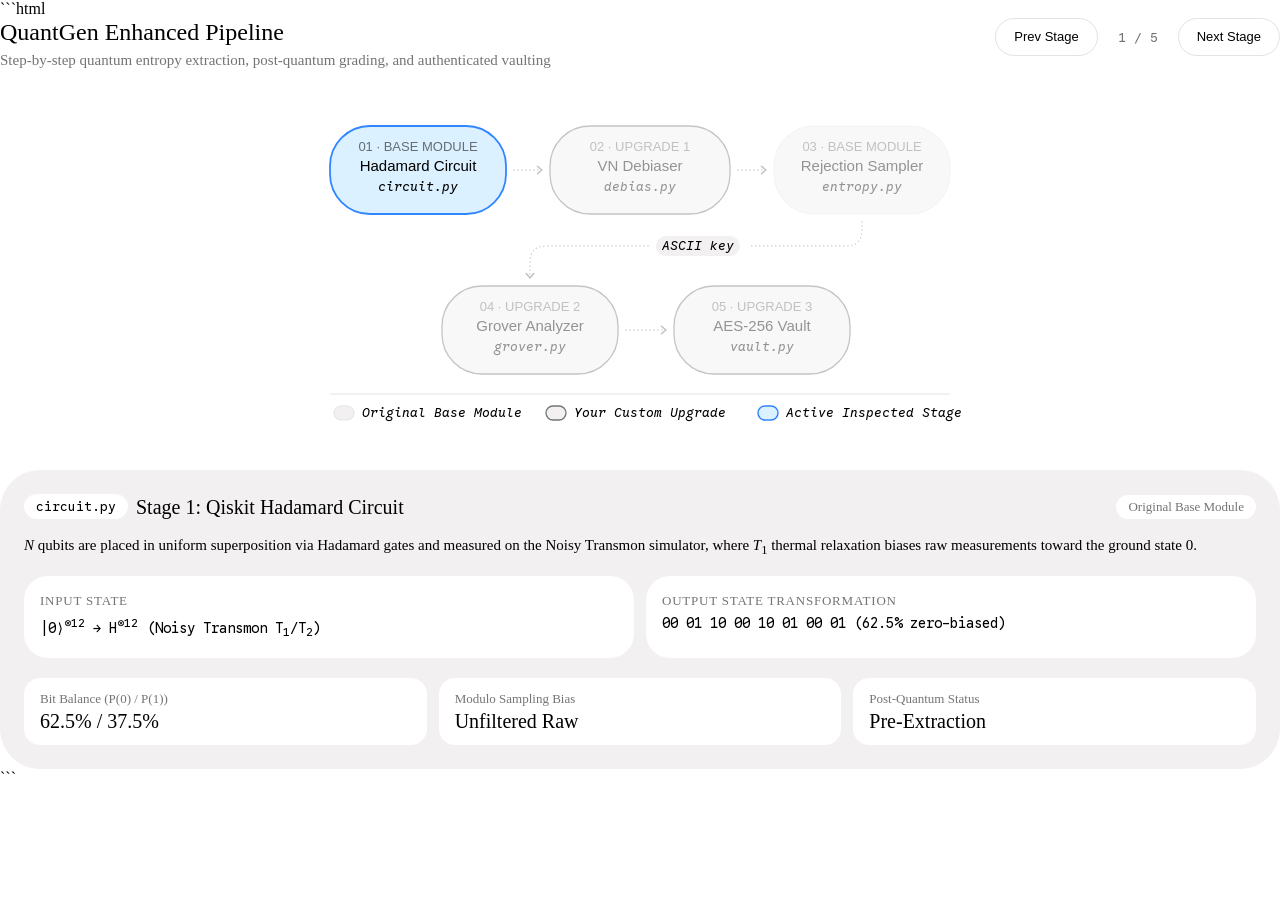
<file: interactive_visual_im_b12e5e78b9823e30.html>
```html
<!DOCTYPE html>
<html lang="en">
<head>
<script id="lumi-getcssvar">
window.getCssVar = window.getCssVar || function(name) {
  try {
    return getComputedStyle(document.documentElement).getPropertyValue(name).trim();
  } catch (e) { return ''; }
};
</script>

<style id="lumi-runtime">
/* luminous.css */
/*
 * Luminous runtime stylesheet — injected once into every generated widget's
 * <head> by the C++ widget agent (id="lumi-runtime"). Single Source of Truth
 * for ALL design tokens and pre-baked .lumi-* component classes. The SI prompts
 * (design.md / html_generation.jinja2 / chart.jinja2) must NOT re-declare these
 * tokens or component CSS; they only reference them.
 *
 * Sections:
 *   1. Web fonts (Google Sans Flex + Google Sans Code)
 *   2. Light token :root (from previewer tokens.css, verbatim)
 *   3. Dark token overrides — REMAPPED to :root so canvas/D3 readers of
 *      getComputedStyle(document.documentElement) resolve dark values (D3).
 *   4. Short diagram/chart aliases (bridge legacy --surface / --chart-N names).
 *   5. In-scope pre-baked .lumi-* component classes.
 */

/* ============================================================
 * 1. WEB FONTS & ICONOGRAPHY
 *    Loads Google Sans Flex, Google Sans Code, and Material Symbols Outlined.
 *    Enforces the dual-class iconography rendering protocol.
 * ============================================================ */
@import url('https://fonts.googleapis.com/css2?family=Google+Sans+Flex:ital,wght@0,300..700;1,300..700&family=Google+Sans+Code:ital,wght,MONO@0,300..700,0..1;1,300..700,0..1&family=Material+Symbols+Outlined:opsz,wght,FILL,GRAD@20..48,100..700,0..1,-50..200&display=swap');

/* Dual-Class Iconography */
.lumi-icon {
  font-family: 'Luminous Symbols', 'Material Symbols Outlined';
  font-weight: normal;
  font-style: normal;
  font-size: 20px;
  line-height: 1;
  letter-spacing: normal;
  text-transform: none;
  display: inline-block;
  white-space: nowrap;
  word-wrap: normal;
  direction: ltr;
  font-feature-settings: 'liga';
  -webkit-font-smoothing: antialiased;
  vertical-align: middle;
}

.material-icon {
  font-family: 'Material Symbols Outlined';
  font-weight: normal;
  font-style: normal;
  font-size: 20px;
  line-height: 1;
  letter-spacing: normal;
  text-transform: none;
  display: inline-block;
  white-space: nowrap;
  word-wrap: normal;
  direction: ltr;
  -webkit-font-smoothing: antialiased;
  vertical-align: middle;
}

/* ============================================================
 * 2. LIGHT TOKENS (:root)
 * ============================================================ */
:root {
  --body-bg: transparent;
  --ff-sans: 'Google Sans Flex', 'Google Sans Text', 'Google Sans', sans-serif;
  --ff-mono: 'Google Sans Code', 'Google Sans Mono', monospace;

  --lumi-sys-spacing--xxs: 2px;
  --lumi-sys-spacing--xs: 4px;
  --lumi-sys-spacing--s: 8px;
  --lumi-sys-spacing--m: 12px;
  --lumi-sys-spacing--l: 16px;
  --lumi-sys-spacing--xl: 20px;
  --lumi-sys-spacing--xxl: 24px;
  --lumi-sys-spacing--3xl: 28px;
  --lumi-sys-spacing--4xl: 36px;

  --lumi-sys-shape--none: 0px;
  --lumi-sys-shape--extra-small: 4px;
  --lumi-sys-shape--small: 8px;
  --lumi-sys-shape--medium: 12px;
  --lumi-sys-shape--large: 16px;
  --lumi-sys-shape--large-increased: 20px;
  --lumi-sys-shape--large-max: 24px;
  --lumi-sys-shape--xl: 28px;
  --lumi-sys-shape--xl-increased: 32px;
  --lumi-sys-shape--xl-max: 40px;
  --lumi-sys-shape--xxl: 48px;
  --lumi-sys-shape--xxl-increased: 56px;
  --lumi-sys-shape--full: 999px;

  --lumi-sys-elevation--level1: 0 0 20px 0 rgba(0, 0, 0, 0.04);
  --lumi-sys-elevation--level2: 0 0 20px 0 rgba(0, 0, 0, 0.11);

  --lumi-sys-color--surface: #fdfcfc;
  --lumi-sys-color--surface-dim: #f2f0f0;
  --lumi-sys-color--surface-bright: #ffffff;
  --lumi-sys-color--surface-background: #fdfcfc;
  --lumi-sys-color--surface-accent: #9dd2ff;
  --lumi-sys-color--surface-container: #f2f0f0;
  --lumi-sys-color--surface-container-high: #e6e6e6;
  --lumi-sys-color--surface-translucent: rgba(255, 255, 255, 0.88);
  --lumi-sys-color--on-surface: #000000;
  --lumi-sys-color--on-surface-default: #000000;
  --lumi-sys-color--on-surface-variant: rgba(0, 0, 0, 0.55);
  --lumi-sys-color--on-surface-de-emphasis: rgba(0, 0, 0, 0.55);
  --lumi-sys-color--on-surface-low: rgba(0, 0, 0, 0.08);
  --lumi-sys-color--positive: #008052;
  --lumi-sys-color--positive-container: #daf9d4;
  --lumi-sys-color--on-positive-container: #009954;
  --lumi-sys-color--error: #de2d29;
  --lumi-sys-color--error-container: #ffdeec;
  --lumi-sys-color--on-error-container: #de2d29;
  --lumi-sys-color--accent: #9dd2ff;
  --lumi-sys-color--accent-container: #dcf1ff;
  --lumi-sys-color--accent-fixed: #3186ff;
  --lumi-sys-color--primary: #3186ff;
  --lumi-sys-color--on-primary: #ffffff;
  --lumi-sys-color--black: #000000;
  --lumi-sys-color--white: #ffffff;
  --lumi-sys-color--outline: #727676;
  --lumi-sys-color--stroke-default: #e3e3e3;

  /* --- Luminous Typography Tokens: Display (Carbon SSoT) --- */
  --lumi-sys-typography-type-scale--display-l-font-name: 'Google Sans Flex';
  --lumi-sys-typography-type-scale--display-l-font-size: 2.625rem;
  --lumi-sys-typography-type-scale--display-l-line-height: 3rem;
  --lumi-sys-typography-type-scale--display-l-font-tracking: 0rem;
  --lumi-sys-typography-type-scale--display-l-font-weight: 280;
  --lumi-sys-typography-type-scale--display-l-font-wght: 280;
  --lumi-sys-typography-type-scale--display-l-font-width: 100;
  --lumi-sys-typography-type-scale--display-l-font-rond: 100;
  --lumi-sys-typography-type-scale--display-l-opsz: 42;

  --lumi-sys-typography-type-scale--display-m-font-name: 'Google Sans Flex';
  --lumi-sys-typography-type-scale--display-m-font-size: 2.25rem;
  --lumi-sys-typography-type-scale--display-m-line-height: 2.75rem;
  --lumi-sys-typography-type-scale--display-m-font-tracking: 0rem;
  --lumi-sys-typography-type-scale--display-m-font-weight: 320;
  --lumi-sys-typography-type-scale--display-m-font-wght: 320;
  --lumi-sys-typography-type-scale--display-m-font-width: 100;
  --lumi-sys-typography-type-scale--display-m-font-rond: 100;
  --lumi-sys-typography-type-scale--display-m-opsz: 36;

  --lumi-sys-typography-type-scale--display-s-font-name: 'Google Sans Flex';
  --lumi-sys-typography-type-scale--display-s-font-size: 2rem;
  --lumi-sys-typography-type-scale--display-s-line-height: 2.375rem;
  --lumi-sys-typography-type-scale--display-s-font-tracking: 0rem;
  --lumi-sys-typography-type-scale--display-s-font-weight: 360;
  --lumi-sys-typography-type-scale--display-s-font-wght: 360;
  --lumi-sys-typography-type-scale--display-s-font-width: 100;
  --lumi-sys-typography-type-scale--display-s-font-rond: 100;
  --lumi-sys-typography-type-scale--display-s-opsz: 32;

  /* --- Luminous Typography Tokens: Headline (Carbon SSoT) --- */
  --lumi-sys-typography-type-scale--headline-l-font-name: 'Google Sans Flex';
  --lumi-sys-typography-type-scale--headline-l-font-size: 1.75rem;
  --lumi-sys-typography-type-scale--headline-l-line-height: 2.25rem;
  --lumi-sys-typography-type-scale--headline-l-font-tracking: 0rem;
  --lumi-sys-typography-type-scale--headline-l-font-weight: 350;
  --lumi-sys-typography-type-scale--headline-l-font-wght: 350;
  --lumi-sys-typography-type-scale--headline-l-font-width: 100;
  --lumi-sys-typography-type-scale--headline-l-font-rond: 20;
  --lumi-sys-typography-type-scale--headline-l-opsz: 28;

  --lumi-sys-typography-type-scale--headline-m-font-name: 'Google Sans Flex';
  --lumi-sys-typography-type-scale--headline-m-font-size: 1.5rem;
  --lumi-sys-typography-type-scale--headline-m-line-height: 1.75rem;
  --lumi-sys-typography-type-scale--headline-m-font-tracking: 0rem;
  --lumi-sys-typography-type-scale--headline-m-font-weight: 380;
  --lumi-sys-typography-type-scale--headline-m-font-wght: 380;
  --lumi-sys-typography-type-scale--headline-m-font-width: 100;
  --lumi-sys-typography-type-scale--headline-m-font-rond: 20;
  --lumi-sys-typography-type-scale--headline-m-opsz: 24;

  --lumi-sys-typography-type-scale--headline-s-font-name: 'Google Sans Flex';
  --lumi-sys-typography-type-scale--headline-s-font-size: 1.25rem;
  --lumi-sys-typography-type-scale--headline-s-line-height: 1.5rem;
  --lumi-sys-typography-type-scale--headline-s-font-tracking: 0rem;
  --lumi-sys-typography-type-scale--headline-s-font-weight: 470;
  --lumi-sys-typography-type-scale--headline-s-font-wght: 470;
  --lumi-sys-typography-type-scale--headline-s-font-width: 94;
  --lumi-sys-typography-type-scale--headline-s-font-rond: 20;
  --lumi-sys-typography-type-scale--headline-s-opsz: 20;

  /* --- Luminous Typography Tokens: Body (Carbon SSoT) --- */
  --lumi-sys-typography-type-scale--body-l-font-name: 'Google Sans Flex';
  --lumi-sys-typography-type-scale--body-l-font-size: 1.0625rem;
  --lumi-sys-typography-type-scale--body-l-line-height: 1.5rem;
  --lumi-sys-typography-type-scale--body-l-font-tracking: 0rem;
  --lumi-sys-typography-type-scale--body-l-font-weight: 400;
  --lumi-sys-typography-type-scale--body-l-font-wght: 400;
  --lumi-sys-typography-type-scale--body-l-font-width: 92;
  --lumi-sys-typography-type-scale--body-l-font-rond: 0;
  --lumi-sys-typography-type-scale--body-l-opsz: 17;

  --lumi-sys-typography-type-scale--body-m-font-name: 'Google Sans Flex';
  --lumi-sys-typography-type-scale--body-m-font-size: 0.9375rem;
  --lumi-sys-typography-type-scale--body-m-line-height: 1.25rem;
  --lumi-sys-typography-type-scale--body-m-font-tracking: 0rem;
  --lumi-sys-typography-type-scale--body-m-font-weight: 400;
  --lumi-sys-typography-type-scale--body-m-font-wght: 400;
  --lumi-sys-typography-type-scale--body-m-font-width: 92;
  --lumi-sys-typography-type-scale--body-m-font-rond: 0;
  --lumi-sys-typography-type-scale--body-m-opsz: 15;

  --lumi-sys-typography-type-scale--body-s-font-name: 'Google Sans Flex';
  --lumi-sys-typography-type-scale--body-s-font-size: 0.8125rem;
  --lumi-sys-typography-type-scale--body-s-line-height: 1.0625rem;
  --lumi-sys-typography-type-scale--body-s-font-tracking: 0rem;
  --lumi-sys-typography-type-scale--body-s-font-weight: 400;
  --lumi-sys-typography-type-scale--body-s-font-wght: 400;
  --lumi-sys-typography-type-scale--body-s-font-width: 92;
  --lumi-sys-typography-type-scale--body-s-font-rond: 0;
  --lumi-sys-typography-type-scale--body-s-opsz: 13;

  /* --- Luminous Typography Tokens: Label (Carbon SSoT) --- */
  --lumi-sys-typography-type-scale--label-l-font-name: 'Google Sans Flex';
  --lumi-sys-typography-type-scale--label-l-font-size: 1.0625rem;
  --lumi-sys-typography-type-scale--label-l-line-height: 1.5rem;
  --lumi-sys-typography-type-scale--label-l-font-tracking: 0rem;
  --lumi-sys-typography-type-scale--label-l-font-weight: 370;
  --lumi-sys-typography-type-scale--label-l-font-wght: 370;
  --lumi-sys-typography-type-scale--label-l-font-width: 92;
  --lumi-sys-typography-type-scale--label-l-font-rond: 0;
  --lumi-sys-typography-type-scale--label-l-opsz: 17;

  --lumi-sys-typography-type-scale--label-m-font-name: 'Google Sans Flex';
  --lumi-sys-typography-type-scale--label-m-font-size: 0.9375rem;
  --lumi-sys-typography-type-scale--label-m-line-height: 1.25rem;
  --lumi-sys-typography-type-scale--label-m-font-tracking: 0rem;
  --lumi-sys-typography-type-scale--label-m-font-weight: 370;
  --lumi-sys-typography-type-scale--label-m-font-wght: 370;
  --lumi-sys-typography-type-scale--label-m-font-width: 92;
  --lumi-sys-typography-type-scale--label-m-font-rond: 0;
  --lumi-sys-typography-type-scale--label-m-opsz: 15;

  --lumi-sys-typography-type-scale--label-s-font-name: 'Google Sans Flex';
  --lumi-sys-typography-type-scale--label-s-font-size: 0.8125rem;
  --lumi-sys-typography-type-scale--label-s-line-height: 1.25rem;
  --lumi-sys-typography-type-scale--label-s-font-tracking: 0rem;
  --lumi-sys-typography-type-scale--label-s-font-weight: 370;
  --lumi-sys-typography-type-scale--label-s-font-wght: 370;
  --lumi-sys-typography-type-scale--label-s-font-width: 92;
  --lumi-sys-typography-type-scale--label-s-font-rond: 0;
  --lumi-sys-typography-type-scale--label-s-opsz: 13;

  --lumi-sys-opacity-state--hover: 0.08;
  --lumi-sys-opacity-state--focus: 0.08;
  --lumi-sys-opacity-state--pressed: 0.12;
  --lumi-sys-opacity-state--disabled: 0.12;
  --lumi-sys-opacity-state--disabled-label: 0.38;

  --lumi-sys-color--code-background: #000000;
  --lumi-sys-color--code-primary-text: #ffffff;
  --lumi-sys-color--code-blue-text: #4fa0ff;
  --lumi-sys-color--code-green-text: #60d673;
  --lumi-sys-color--code-grey-text: #808080;
  --lumi-sys-color--code-pink-text: #ff96da;
  --lumi-sys-color--code-purple-text: #969dff;
  --lumi-sys-color--code-red-text: #ff5a59;
  --lumi-sys-color--code-yellow-text: #ffdb0f;

  --lumi-sys-color--chart-series-1: #2575fc;
  --lumi-sys-color--chart-series-2: #5b6e9e;
  --lumi-sys-color--chart-series-3: #228a49;
  --lumi-sys-color--chart-series-4: #62991b;
  --lumi-sys-color--chart-series-5: #1e564d;
  --lumi-sys-color--chart-series-6: #526a45;
  --lumi-sys-color--chart-series-7: #2780c4;
  --lumi-sys-color--chart-series-8: #997112;
  --lumi-sys-color--chart-series-9: #705ec2;
  --lumi-sys-color--chart-series-10: #c84288;
}

/* ============================================================
 * 3. DARK TOKENS  (REMAPPED to :root — Decision D3)
 *    Canvas / Chart.js / D3 read getComputedStyle(document.documentElement);
 *    the theme-sync listener sets data-theme="dark" on <html>, so dark values
 *    MUST live on :root (not scoped to body) to prevent black-chart regressions.
 * ============================================================ */
:root[data-theme="dark"],
body.dark-mode,
:root[data-theme="dark"] body {
  --body-bg: #0f0f0f;
  --lumi-sys-elevation--level1: 0 0 20px 0 rgba(0, 0, 0, 0.28);
  --lumi-sys-elevation--level2: 0 0 20px 0 rgba(0, 0, 0, 0.40);

  --lumi-sys-color--surface: #0f0f0f;
  --lumi-sys-color--surface-dim: #141414;
  --lumi-sys-color--surface-bright: #1c1c1c;
  --lumi-sys-color--surface-background: #0f0f0f;
  --lumi-sys-color--surface-accent: #14204f;
  --lumi-sys-color--surface-container: #141414;
  --lumi-sys-color--surface-container-high: #1c1c1c;
  --lumi-sys-color--surface-translucent: rgba(24, 24, 27, 0.88);
  --lumi-sys-color--on-surface: #e0e0e0;
  --lumi-sys-color--on-surface-default: #e0e0e0;
  --lumi-sys-color--on-surface-variant: rgba(255, 255, 255, 0.55);
  --lumi-sys-color--on-surface-de-emphasis: rgba(255, 255, 255, 0.55);
  --lumi-sys-color--on-surface-low: rgba(255, 255, 255, 0.12);
  --lumi-sys-color--positive: #0ebc5f;
  --lumi-sys-color--positive-container: #002220;
  --lumi-sys-color--on-positive-container: #0ebc5f;
  --lumi-sys-color--error: #ff4c45;
  --lumi-sys-color--error-container: #3c0202;
  --lumi-sys-color--on-error-container: #ff4c45;
  --lumi-sys-color--accent: #1f3b9b;
  --lumi-sys-color--accent-container: #192967;
  --lumi-sys-color--accent-fixed: #3186ff;
  --lumi-sys-color--primary: #9dd2ff;
  --lumi-sys-color--on-primary: #192967;
  --lumi-sys-color--black: #000000;
  --lumi-sys-color--white: #ffffff;
  --lumi-sys-color--outline: #9a9b9c;
  --lumi-sys-color--stroke-default: #2d2f38;

  --lumi-sys-color--code-background: #141414;
  --lumi-sys-color--code-primary-text: #ffffff;
  --lumi-sys-color--code-blue-text: #4fa0ff;
  --lumi-sys-color--code-green-text: #60d673;
  --lumi-sys-color--code-grey-text: #808080;
  --lumi-sys-color--code-pink-text: #ff96da;
  --lumi-sys-color--code-purple-text: #969dff;
  --lumi-sys-color--code-red-text: #ff5a59;
  --lumi-sys-color--code-yellow-text: #ffdb0f;

  --lumi-sys-color--chart-series-1: #9dd2ff;
  --lumi-sys-color--chart-series-2: #96a7d6;
  --lumi-sys-color--chart-series-3: #50e389;
  --lumi-sys-color--chart-series-4: #c8f585;
  --lumi-sys-color--chart-series-5: #f5f2e6;
  --lumi-sys-color--chart-series-6: #dcd8c0;
  --lumi-sys-color--chart-series-7: #82c7ff;
  --lumi-sys-color--chart-series-8: #f5d77f;
  --lumi-sys-color--chart-series-9: #d9ceff;
  --lumi-sys-color--chart-series-10: #ffa6d7;
}

/* ============================================================
 * 3b. OS-LEVEL DARK FALLBACK  (prefers-color-scheme)
 *     A prior refactor introduced this stylesheet and moved the dark tokens onto
 *     :root[data-theme="dark"], but dropped the @media (prefers-color-scheme:
 *     dark) trigger that widgets previously carried in their own <style>.
 *     Inline widgets whose host sends no set-theme / data-theme message therefore
 *     stayed on the light --surface (#fdfcfc), rendering white in dark mode.
 *     Re-apply the dark values on OS dark; an explicit host data-theme="light"
 *     still opts back to light. Keep in sync with the :root[data-theme="dark"]
 *     block above.
 * ============================================================ */
@media (prefers-color-scheme: dark) {
  :root:not([data-theme="light"]) {
    --body-bg: #0f0f0f;
    --lumi-sys-elevation--level1: 0 0 20px 0 rgba(0, 0, 0, 0.28);
    --lumi-sys-elevation--level2: 0 0 20px 0 rgba(0, 0, 0, 0.40);

    --lumi-sys-color--surface: #0f0f0f;
    --lumi-sys-color--surface-dim: #141414;
    --lumi-sys-color--surface-bright: #1c1c1c;
    --lumi-sys-color--surface-background: #0f0f0f;
    --lumi-sys-color--surface-accent: #14204f;
    --lumi-sys-color--surface-container: #141414;
    --lumi-sys-color--surface-container-high: #1c1c1c;
    --lumi-sys-color--surface-translucent: rgba(24, 24, 27, 0.88);
    --lumi-sys-color--on-surface: #e0e0e0;
    --lumi-sys-color--on-surface-default: #e0e0e0;
    --lumi-sys-color--on-surface-variant: rgba(255, 255, 255, 0.55);
    --lumi-sys-color--on-surface-de-emphasis: rgba(255, 255, 255, 0.55);
    --lumi-sys-color--on-surface-low: rgba(255, 255, 255, 0.12);
    --lumi-sys-color--positive: #0ebc5f;
    --lumi-sys-color--positive-container: #002220;
    --lumi-sys-color--on-positive-container: #0ebc5f;
    --lumi-sys-color--error: #ff4c45;
    --lumi-sys-color--error-container: #3c0202;
    --lumi-sys-color--on-error-container: #ff4c45;
    --lumi-sys-color--accent: #1f3b9b;
    --lumi-sys-color--accent-container: #192967;
    --lumi-sys-color--accent-fixed: #3186ff;
    --lumi-sys-color--primary: #9dd2ff;
    --lumi-sys-color--on-primary: #192967;
    --lumi-sys-color--black: #000000;
    --lumi-sys-color--white: #ffffff;
    --lumi-sys-color--outline: #9a9b9c;
    --lumi-sys-color--stroke-default: #2d2f38;

    --lumi-sys-color--code-background: #141414;
    --lumi-sys-color--code-primary-text: #ffffff;
    --lumi-sys-color--code-blue-text: #4fa0ff;
    --lumi-sys-color--code-green-text: #60d673;
    --lumi-sys-color--code-grey-text: #808080;
    --lumi-sys-color--code-pink-text: #ff96da;
    --lumi-sys-color--code-purple-text: #969dff;
    --lumi-sys-color--code-red-text: #ff5a59;
    --lumi-sys-color--code-yellow-text: #ffdb0f;

    --lumi-sys-color--chart-series-1: #9dd2ff;
    --lumi-sys-color--chart-series-2: #96a7d6;
    --lumi-sys-color--chart-series-3: #50e389;
    --lumi-sys-color--chart-series-4: #c8f585;
    --lumi-sys-color--chart-series-5: #f5f2e6;
    --lumi-sys-color--chart-series-6: #dcd8c0;
    --lumi-sys-color--chart-series-7: #82c7ff;
    --lumi-sys-color--chart-series-8: #f5d77f;
    --lumi-sys-color--chart-series-9: #d9ceff;
    --lumi-sys-color--chart-series-10: #ffa6d7;
  }
}

/* Dark mode slider thumb override */
:root[data-theme="dark"] .lumi-slider::-webkit-slider-thumb,
body.dark-mode .lumi-slider::-webkit-slider-thumb {
  background-image: url("data:image/svg+xml,%3Csvg xmlns='http://www.w3.org/2000/svg' width='32' height='32' viewBox='0 0 32 32'%3E%3Crect x='14' y='6' width='4' height='20' rx='2' fill='%23ffffff'/%3E%3C/svg%3E");
}

@media (prefers-color-scheme: dark) {
  :root:not([data-theme="light"]) .lumi-slider::-webkit-slider-thumb {
    background-image: url("data:image/svg+xml,%3Csvg xmlns='http://www.w3.org/2000/svg' width='32' height='32' viewBox='0 0 32 32'%3E%3Crect x='14' y='6' width='4' height='20' rx='2' fill='%23ffffff'/%3E%3C/svg%3E");
  }
}

/* ============================================================
 * 4. SHORT DIAGRAM / CHART ALIASES
 *    Legacy diagram.md and chart.jinja2 reference short names such as
 *    --surface, --on-surface, --chart-1..10, --primary, --r-full. These MUST
 *    resolve to the canonical --lumi-sys-color--* tokens (which flip in dark
 *    mode) — otherwise every diagram var() falls back to black (historical
 *    mass-regression bug #4). Light-hex fallbacks are a last resort only.
 * ============================================================ */
:root {
  /* surfaces */
  --surface: var(--lumi-sys-color--surface, #fdfcfc);
  --surface-dim: var(--lumi-sys-color--surface-dim, #f2f0f0);
  --surface-bright: var(--lumi-sys-color--surface-bright, #ffffff);
  --surface-container: var(--lumi-sys-color--surface-container, #f2f0f0);
  --surface-container-high: var(--lumi-sys-color--surface-container-high, #e6e6e6);
  --surface-container-lowest: var(--lumi-sys-color--surface, #ffffff);
  --surface-accent: var(--lumi-sys-color--surface-accent, #9dd2ff);
  --surface-translucent: var(--lumi-sys-color--surface-translucent, rgba(255, 255, 255, 0.88));
  --surface-glass: var(--lumi-sys-color--surface-translucent, rgba(255, 255, 255, 0.88));
  /* foreground */
  --on-surface: var(--lumi-sys-color--on-surface, #000000);
  --on-surface-variant: var(--lumi-sys-color--on-surface-variant, rgba(0, 0, 0, 0.55));
  --on-surface-low: var(--lumi-sys-color--on-surface-low, rgba(0, 0, 0, 0.08));
  /* accents / brand */
  --primary: var(--lumi-sys-color--primary, #3186ff);
  --primary-container: var(--lumi-sys-color--accent-container, #dcf1ff);
  --accent: var(--lumi-sys-color--accent, #9dd2ff);
  --accent-container: var(--lumi-sys-color--accent-container, #dcf1ff);
  --accent-fixed: var(--lumi-sys-color--accent-fixed, #3186ff);
  /* status */
  --positive: var(--lumi-sys-color--positive, #008052);
  --positive-container: var(--lumi-sys-color--positive-container, #daf9d4);
  --error: var(--lumi-sys-color--error, #de2d29);
  --error-container: var(--lumi-sys-color--error-container, #ffdeec);
  /* structure */
  --outline: var(--lumi-sys-color--outline, #727676);
  --stroke-default: var(--lumi-sys-color--stroke-default, #e3e3e3);
  /* chart series 1..10 */
  --chart-1: var(--lumi-sys-color--chart-series-1, #2575fc);
  --chart-2: var(--lumi-sys-color--chart-series-2, #5b6e9e);
  --chart-3: var(--lumi-sys-color--chart-series-3, #228a49);
  --chart-4: var(--lumi-sys-color--chart-series-4, #62991b);
  --chart-5: var(--lumi-sys-color--chart-series-5, #1e564d);
  --chart-6: var(--lumi-sys-color--chart-series-6, #526a45);
  --chart-7: var(--lumi-sys-color--chart-series-7, #2780c4);
  --chart-8: var(--lumi-sys-color--chart-series-8, #997112);
  --chart-9: var(--lumi-sys-color--chart-series-9, #705ec2);
  --chart-10: var(--lumi-sys-color--chart-series-10, #c84288);
  /* code palette */
  --code-background: var(--lumi-sys-color--code-background, #000000);
  --code-primary-text: var(--lumi-sys-color--code-primary-text, #ffffff);
  /* spacing shorthands */
  --spacing-xs: var(--lumi-sys-spacing--xs, 4px);
  --spacing-s: var(--lumi-sys-spacing--s, 8px);
  --spacing-m: var(--lumi-sys-spacing--m, 12px);
  --spacing-l: var(--lumi-sys-spacing--l, 16px);
  --spacing-xl: var(--lumi-sys-spacing--xl, 20px);
  /* radius shorthands */
  --r-container: var(--lumi-sys-shape--xl-max, 40px);
  --r-xl: var(--lumi-sys-shape--xl, 28px);
  --r-l: var(--lumi-sys-shape--large-max, 24px);
  --r-m: var(--lumi-sys-shape--large, 16px);
  --r-s: var(--lumi-sys-shape--small, 8px);
  --r-full: var(--lumi-sys-shape--full, 999px);
}

/* ============================================================
 * 5. IN-SCOPE PRE-BAKED COMPONENT CLASSES
 *    Interactive controls + simple display components only (Decision D5).
 *    Complex components (timeline, sequence, stepper, pros-cons, hero, HUD,
 *    hotspot, media grid) are intentionally excluded.
 * ============================================================ */

/* Global font rendering quality + themed surface backdrop.
 * background/color MUST be set here (SSoT) so the widget backdrop follows the
 * light/dark surface token deterministically. Without this, a widget whose
 * model-generated markup forgets `background: var(--surface)` on its root
 * container falls back to the browser-default white body, producing a broken
 * dark mode (light header/chart area behind a dark card). Regression source:
 * batch1 PB-A02 dark. */
*, *::before, *::after {
  box-sizing: border-box;
}

html, body {
  background: var(--body-bg, transparent) !important;
  color: var(--on-surface) !important;
  /* Auto-resizing iframe: content grows the frame, never scrolls the document.
   * Model widgets already emit this; declared here as the SSoT default. */
  overflow-y: hidden;
  -webkit-font-smoothing: antialiased;
  -moz-osx-font-smoothing: grayscale;
  font-optical-sizing: auto;
  text-rendering: optimizeLegibility;
}

.widget-container {
  width: 100% !important;
  max-width: 100% !important;
  padding-inline: 0 !important;
  box-sizing: border-box;
}

/* ============================================================
 * SCROLLBAR DISCIPLINE (single source of truth)
 *   Long lists/cards flow and let the iframe auto-resize (see the C++
 *   NeutralizeInnerScroll pass, which removes accidental tiny scroll boxes).
 *   For LEGITIMATE overflow that remains (wide tables, code, pan-containers,
 *   large >=240px viewports) render a slim, theme-aware scrollbar.
 *   One token carries the correct light/dark contrast (the auto-flipped
 *   stroke token is too dark on #0f0f0f), referenced once = SSoT.
 * ============================================================ */
:root { --lumi-scrollbar-thumb: rgba(0, 0, 0, 0.20); }
:root[data-theme="dark"], body.dark-mode { --lumi-scrollbar-thumb: rgba(255, 255, 255, 0.20); }
@media (prefers-color-scheme: dark) {
  :root:not([data-theme="light"]) { --lumi-scrollbar-thumb: rgba(255, 255, 255, 0.20); }
}
* {
  scrollbar-width: thin;
  scrollbar-color: var(--lumi-scrollbar-thumb) transparent;
}
::-webkit-scrollbar { width: 6px; height: 6px; }
::-webkit-scrollbar-track { background: transparent; }
::-webkit-scrollbar-thumb {
  background-color: var(--lumi-scrollbar-thumb);
  border-radius: var(--lumi-sys-shape--full, 999px);
}

/* --- Buttons --- */
/* Universal button fallback (element specificity 0,0,1) — beats `* { padding: 0 }`
   author resets (0,0,0) while still yielding to any author class selector (0,1,0). */
button {
  appearance: none;
  -webkit-appearance: none;
  display: inline-flex;
  align-items: center;
  justify-content: center;
  gap: var(--lumi-sys-spacing--xs, 6px);
  min-height: 36px;
  padding: 6px 16px;
  font-family: var(--ff-sans, 'Google Sans Flex', 'Google Sans', sans-serif);
  font-size: 13px;
  font-weight: 500;
  line-height: 18px;
  color: var(--on-surface, #000000);
  background-color: var(--surface-bright, #ffffff);
  border: 1px solid var(--stroke-default, #e3e3e3);
  border-radius: var(--lumi-sys-shape--full, 999px);
  cursor: pointer;
  user-select: none;
  box-sizing: border-box;
  transition: background-color 0.15s, color 0.15s, border-color 0.15s;
}
button:hover {
  background-color: var(--surface-container-high, #e6e6e6);
}
button.active, button.is-active, button.selected, button.is-selected, button[aria-pressed="true"], button[aria-selected="true"] {
  background-color: var(--accent-container, #dcf1ff);
  color: var(--accent-fixed, #3186ff);
  border-color: transparent;
}

.lumi-btn, [class^="lumi-btn-"], [class*=" lumi-btn-"] { display: inline-flex; align-items: center; justify-content: center; gap: var(--lumi-sys-spacing--s, 8px); min-height: 40px; padding: 0px 20px; font-family: var(--ff-sans, 'Google Sans Flex', 'Google Sans', sans-serif); font-size: 14px; font-weight: 500; line-height: 20px; border-radius: var(--lumi-sys-shape--full, 999px); border: 1px solid var(--lumi-sys-color--stroke-default, #e3e3e3); cursor: pointer; user-select: none; transition: background-color 0.15s, color 0.15s, border-color 0.15s, box-shadow 0.15s, transform 0.1s; text-decoration: none; box-sizing: border-box; white-space: nowrap; }
.lumi-btn:active, .lumi-btn.is-pressed, [class^="lumi-btn-"]:active, [class*=" lumi-btn-"]:active { transform: scale(0.98); }
.lumi-btn--tonal, .lumi-btn-tonal, .lumi-btn--secondary, .lumi-btn-secondary, [class^="lumi-btn-"], [class*=" lumi-btn-"] { background-color: var(--lumi-sys-color--surface-bright, #ffffff); color: var(--lumi-sys-color--on-surface-default, #000000); }
.lumi-btn--tonal:hover, .lumi-btn-tonal:hover, .lumi-btn--secondary:hover, .lumi-btn-secondary:hover, [class^="lumi-btn-"]:hover, [class*=" lumi-btn-"]:hover { background-color: var(--lumi-sys-color--surface-container-high, #e6e6e6); }
.lumi-btn--accent, .lumi-btn-accent, .lumi-btn--primary, .lumi-btn-primary { background-color: var(--lumi-sys-color--accent, #9dd2ff); color: var(--lumi-sys-color--on-surface-default, #000000); border-color: transparent; }
.lumi-btn--accent:hover, .lumi-btn-accent:hover, .lumi-btn--primary:hover, .lumi-btn-primary:hover { background-color: var(--lumi-sys-color--accent-container, #dcf1ff); }
.lumi-btn--bright, .lumi-btn-bright { background-color: var(--lumi-sys-color--surface-bright, #ffffff); color: var(--lumi-sys-color--on-surface-default, #000000); border-color: var(--lumi-sys-color--stroke-default, #e3e3e3); box-shadow: none; }
.lumi-btn--bright:hover, .lumi-btn-bright:hover { background-color: var(--lumi-sys-color--surface-container-high, #e6e6e6); }
.lumi-btn--ghost, .lumi-btn-ghost, .lumi-btn--on-surface { background-color: var(--lumi-sys-color--on-surface-low, rgba(0, 0, 0, 0.04)); color: var(--lumi-sys-color--on-surface-default, #000000); border-color: transparent; }
.lumi-btn--ghost:hover, .lumi-btn-ghost:hover, .lumi-btn--on-surface:hover { background-color: var(--lumi-sys-color--on-surface-low, rgba(0, 0, 0, 0.08)); }
.lumi-btn--translucent { background-color: rgba(255, 255, 255, 0.25); backdrop-filter: blur(12px); color: var(--lumi-sys-color--on-surface-default, #000000); border-color: rgba(255, 255, 255, 0.3); }
.lumi-btn--translucent:hover { background-color: rgba(255, 255, 255, 0.35); }
.lumi-btn--small, .lumi-btn-small { min-height: 36px; padding: 0px 16px; font-size: 13px; line-height: 18px; gap: var(--lumi-sys-spacing--xs, 4px); }
.lumi-btn--xsmall, .lumi-btn-xsmall { min-height: 24px; padding: 0px 10px; font-size: 11px; line-height: 16px; gap: 4px; }
/* Toggleable Buttons */
.lumi-btn.is-selected,
.lumi-btn.selected,
.lumi-btn.is-active,
.lumi-btn.active,
.lumi-btn[aria-pressed="true"],
.lumi-btn[aria-selected="true"] {
  background-color: var(--lumi-sys-color--accent-container, #dcf1ff);
  color: var(--lumi-sys-color--on-surface-default, #000000);
  border: none;
  box-shadow: none;
}
.lumi-btn.is-selected:hover,
.lumi-btn.selected:hover,
.lumi-btn.is-active:hover,
.lumi-btn.active:hover,
.lumi-btn[aria-pressed="true"]:hover,
.lumi-btn[aria-selected="true"]:hover {
  background-color: var(--lumi-sys-color--accent, #9dd2ff);
  color: var(--lumi-sys-color--on-surface-default, #000000);
}
.lumi-btn.is-selected:active,
.lumi-btn.selected:active,
.lumi-btn[aria-pressed="true"]:active {
  transform: scale(0.98);
}

:root[data-theme="dark"] .lumi-btn.is-selected,
:root[data-theme="dark"] .lumi-btn.selected,
:root[data-theme="dark"] .lumi-btn[aria-pressed="true"],
body.dark-mode .lumi-btn.is-selected,
body.dark-mode .lumi-btn.selected,
body.dark-mode .lumi-btn[aria-pressed="true"],
.lumi-theme-dark .lumi-btn.is-selected,
.lumi-theme-dark .lumi-btn.selected,
.lumi-theme-dark .lumi-btn[aria-pressed="true"] {
  background-color: var(--lumi-sys-color--accent-container, #004a77);
  color: var(--lumi-sys-color--on-surface-default, #ffffff);
  border: none;
  box-shadow: none;
}
:root[data-theme="dark"] .lumi-btn.is-selected:hover,
:root[data-theme="dark"] .lumi-btn.selected:hover,
:root[data-theme="dark"] .lumi-btn[aria-pressed="true"]:hover,
body.dark-mode .lumi-btn.is-selected:hover,
body.dark-mode .lumi-btn.selected:hover,
body.dark-mode .lumi-btn[aria-pressed="true"]:hover,
.lumi-theme-dark .lumi-btn.is-selected:hover,
.lumi-theme-dark .lumi-btn.selected:hover,
.lumi-theme-dark .lumi-btn[aria-pressed="true"]:hover {
  background-color: var(--lumi-sys-color--accent, #9dd2ff);
  color: #000000;
}

/* --- Switch --- */
.lumi-switch { display: inline-flex; align-items: center; gap: var(--lumi-sys-spacing--s, 8px); cursor: pointer; font-family: var(--ff-sans, 'Google Sans Flex', 'Google Sans', sans-serif); font-size: 15px; color: var(--lumi-sys-color--on-surface-default, #000000); user-select: none; }
.lumi-switch input[type="checkbox"] { position: absolute; opacity: 0; width: 0px; height: 0px; pointer-events: none; }
.lumi-switch__track { position: relative; display: inline-flex; align-items: center; width: 52px; height: 32px; background-color: var(--lumi-sys-color--surface-dim, #f2f0f0); border: 2px solid var(--lumi-sys-color--stroke-default, rgba(0, 0, 0, 0.12)); border-radius: var(--lumi-sys-shape--full, 999px); transition: background-color 0.2s, border-color 0.2s; flex-shrink: 0; box-sizing: border-box; }
.lumi-switch__thumb, .lumi-switch__track::after { content: ""; position: absolute; top: 50%; left: 6px; transform: translateY(-50%); width: 16px; height: 16px; border-radius: 50%; background-color: var(--lumi-sys-color--on-surface-variant, #757575); transition: 0.2s cubic-bezier(0.4, 0, 0.2, 1); display: flex; align-items: center; justify-content: center; box-sizing: border-box; }
.lumi-switch input[type="checkbox"]:checked + .lumi-switch__track { background-color: var(--lumi-sys-color--accent-fixed, #3186ff); border-color: transparent; }
.lumi-switch input[type="checkbox"]:checked + .lumi-switch__track .lumi-switch__thumb, .lumi-switch input[type="checkbox"]:checked + .lumi-switch__track::after { left: 22px; width: 24px; height: 24px; background-color: rgb(255, 255, 255); }
.lumi-switch input[type="checkbox"]:disabled + .lumi-switch__track { opacity: var(--lumi-sys-opacity-state--disabled, 0.38); cursor: not-allowed; }
.lumi-switch--small .lumi-switch__track, .lumi-switch--mini .lumi-switch__track { width: 32px; height: 20px; }
.lumi-switch--small .lumi-switch__thumb, .lumi-switch--small .lumi-switch__track::after, .lumi-switch--mini .lumi-switch__thumb, .lumi-switch--mini .lumi-switch__track::after { width: 12px; height: 12px; left: 2px; }
.lumi-switch--small input[type="checkbox"]:checked + .lumi-switch__track .lumi-switch__thumb, .lumi-switch--small input[type="checkbox"]:checked + .lumi-switch__track::after, .lumi-switch--mini input[type="checkbox"]:checked + .lumi-switch__track .lumi-switch__thumb, .lumi-switch--mini input[type="checkbox"]:checked + .lumi-switch__track::after { left: 12px; width: 16px; height: 16px; }

/* --- Checkbox --- */
.lumi-checkbox-label { display: inline-flex; align-items: center; gap: var(--lumi-sys-spacing--s, 8px); cursor: pointer; font-family: var(--ff-sans, 'Google Sans Flex', 'Google Sans', sans-serif); font-size: 15px; color: var(--lumi-sys-color--on-surface-default, #000000); user-select: none; }
.lumi-checkbox-label input[type="checkbox"] { position: absolute; opacity: 0; width: 0px; height: 0px; pointer-events: none; }
.lumi-checkbox { position: relative; width: 24px; height: 24px; border-radius: var(--lumi-sys-shape--small, 8px); border: 2px solid var(--lumi-sys-color--on-surface-variant, rgba(0, 0, 0, 0.55)); background-color: transparent; transition: background-color 0.15s, border-color 0.15s, box-shadow 0.15s; display: flex; align-items: center; justify-content: center; flex-shrink: 0; box-sizing: border-box; }
.lumi-checkbox-label:hover .lumi-checkbox { background-color: var(--lumi-sys-color--on-surface-low, rgba(0, 0, 0, 0.04)); border-color: var(--lumi-sys-color--on-surface-default, #000000); }
.lumi-checkbox-label input[type="checkbox"]:checked ~ .lumi-checkbox, .lumi-checkbox-label input[type="checkbox"]:indeterminate ~ .lumi-checkbox, .lumi-checkbox.is-indeterminate { background-color: var(--lumi-sys-color--on-surface-default, #000000); border-color: transparent; }
.lumi-checkbox .lumi-checkmark { font-size: 18px; line-height: 1; color: var(--lumi-sys-color--surface, #ffffff); fill: var(--lumi-sys-color--surface, #ffffff); display: none; user-select: none; }
.lumi-checkbox-label input[type="checkbox"]:checked ~ .lumi-checkbox .lumi-checkmark, .lumi-checkbox-label input[type="checkbox"]:checked ~ .lumi-checkbox .lumi-checkbox__check { display: block; }
.lumi-checkbox-label input[type="checkbox"]:indeterminate ~ .lumi-checkbox .lumi-checkbox__indeterminate, .lumi-checkbox.is-indeterminate .lumi-checkbox__indeterminate { display: block; }
.lumi-checkbox-label input[type="checkbox"]:disabled ~ .lumi-checkbox, .lumi-checkbox-label input[type="checkbox"]:disabled ~ span { opacity: var(--lumi-sys-opacity-state--disabled, 0.38); cursor: not-allowed; }

/* --- Slider --- */
.lumi-slider-container { display: flex; align-items: center; gap: var(--lumi-sys-spacing--m, 16px); width: 100%; }
.lumi-slider-row { display: flex; flex-direction: column; gap: var(--lumi-sys-spacing--xs, 4px); width: 100%; }
.lumi-slider-label { font-family: var(--ff-sans, 'Google Sans Flex', 'Google Sans', sans-serif); font-size: 15px; font-weight: 400; color: var(--lumi-sys-color--on-surface-default, #000000); white-space: nowrap; overflow: hidden; text-overflow: ellipsis; }
.lumi-slider { appearance: none; width: calc(100% + 28px); margin-left: -14px; margin-right: -14px; height: 40px; background: transparent; cursor: pointer; box-sizing: border-box; }
.lumi-slider:focus { outline: none; }
.lumi-slider::-webkit-slider-runnable-track { height: 4px; --thumb-center: calc(14px + (100% - 28px) * (var(--progress, 50%) / 100%)); --active-end: calc(var(--thumb-center) - 8px + (var(--progress, 50%) / 100%) * 6px); background-image: radial-gradient(circle at calc(100% - 18px) center, var(--lumi-sys-color--on-surface-variant, #757575) 2px, transparent 2.5px), linear-gradient( to right, transparent 0, transparent 14px, var(--lumi-sys-color--on-surface-default, #000000) 14px, var(--lumi-sys-color--on-surface-default, #000000) var(--active-end), transparent var(--active-end), transparent calc(var(--thumb-center) + 8px), var(--lumi-sys-color--stroke-default, rgba(0, 0, 0, 0.12)) calc(var(--thumb-center) + 8px), var(--lumi-sys-color--stroke-default, rgba(0, 0, 0, 0.12)) calc(100% - 16px), transparent calc(100% - 16px), transparent 100% ); border-radius: var(--lumi-sys-shape--full, 999px); border-width: medium; border-style: none; border-color: currentcolor; border-image: none; }
.lumi-slider::-webkit-slider-thumb { appearance: none; width: 32px; height: 32px; border-radius: 50%; background-color: transparent; background-image: url("data:image/svg+xml,%3Csvg xmlns='http://www.w3.org/2000/svg' width='32' height='32' viewBox='0 0 32 32'%3E%3Crect x='14' y='6' width='4' height='20' rx='2' fill='%23000000'/%3E%3C/svg%3E"); background-size: 32px 32px; background-repeat: no-repeat; background-position: center center; border-width: medium; border-style: none; border-color: currentcolor; border-image: none; box-sizing: border-box; margin-top: -14px; cursor: pointer; transition: background-color 0.15s; }
.lumi-slider:hover::-webkit-slider-thumb { background-color: var(--lumi-sys-color--on-surface-low, rgba(0, 0, 0, 0.08)); }
.lumi-slider:active::-webkit-slider-thumb { background-color: var(--lumi-sys-color--on-surface-low, rgba(0, 0, 0, 0.12)); }
.lumi-slider:disabled { opacity: var(--lumi-sys-opacity-state--disabled, 0.38); cursor: not-allowed; }
.lumi-slider:disabled::-webkit-slider-thumb { cursor: not-allowed; box-shadow: none; }
.lumi-slider-value { display: flex; align-items: center; justify-content: center; min-width: 64px; height: 40px; padding: 0px 12px; background-color: var(--lumi-sys-color--surface-dim, #f2f0f0); border-radius: var(--lumi-sys-shape--medium, 16px); font-family: var(--ff-sans, 'Google Sans Flex', sans-serif); font-size: 15px; line-height: 20px; font-weight: 540; font-variation-settings: "wght" 540, "wdth" 92, "opsz" 15; font-variant-numeric: tabular-nums; color: var(--lumi-sys-color--on-surface-default, #000000); flex-shrink: 0; box-sizing: border-box; }

/* --- Text input --- */
.lumi-input-group { display: flex; flex-direction: column; gap: var(--lumi-sys-spacing--xs, 4px); width: 100%; }
.lumi-input-label { font-family: var(--ff-sans, 'Google Sans Flex', 'Google Sans', sans-serif); font-size: 14px; font-weight: 500; line-height: 20px; color: var(--lumi-sys-color--on-surface-default, #000000); }
.lumi-input { appearance: none; width: 100%; min-height: 48px; padding: 0px 16px; font-family: var(--ff-sans, 'Google Sans Flex', 'Google Sans', sans-serif); font-size: 15px; font-weight: 400; line-height: 22px; color: var(--lumi-sys-color--on-surface-default, #000000); background-color: var(--lumi-sys-color--surface-bright, #ffffff); border: 1px solid var(--lumi-sys-color--stroke-default, rgba(0, 0, 0, 0.12)); border-radius: var(--lumi-sys-shape--large, 16px); background-clip: padding-box; outline: none; box-sizing: border-box; transition: border-color 0.15s, box-shadow 0.15s, background-color 0.15s; }
.lumi-input::placeholder { color: var(--lumi-sys-color--on-surface-variant, rgba(0, 0, 0, 0.55)); opacity: 0.7; }
.lumi-input:hover { border-color: var(--lumi-sys-color--on-surface-default, #000000); }
.lumi-input:focus, .lumi-input:focus-visible { border-color: var(--lumi-sys-color--accent-fixed, #3186ff); box-shadow: 0 0 0 2px var(--lumi-sys-color--accent-container, rgba(49, 134, 255, 0.25)); }
textarea.lumi-input, .lumi-input--area { min-height: 100px; padding: 12px 16px; resize: vertical; line-height: 22px; }
.lumi-input.is-error, .lumi-input-group.is-error .lumi-input { border-color: var(--lumi-sys-color--error, #ff4c45); }
.lumi-input-helper { font-family: var(--ff-sans, 'Google Sans Flex', 'Google Sans', sans-serif); font-size: 12px; line-height: 16px; color: var(--lumi-sys-color--on-surface-variant, rgba(0, 0, 0, 0.55)); }
.lumi-input-group.is-error .lumi-input-helper, .lumi-input-helper--error { color: var(--lumi-sys-color--error, #ff4c45); }
.lumi-input:disabled, .lumi-input.is-disabled { opacity: var(--lumi-sys-opacity-state--disabled, 0.38); background-color: var(--lumi-sys-color--surface-dim, #f2f0f0); cursor: not-allowed; }

/* --- Focus ring --- */
:focus-visible { outline: 2px solid var(--lumi-sys-color--on-surface-default, #000000) !important; outline-offset: 2px !important; box-shadow: none !important; }
.lumi-btn:focus-visible, .lumi-switch input[type="checkbox"]:focus-visible + .lumi-switch__track, .lumi-checkbox-label input[type="checkbox"]:focus-visible ~ .lumi-checkbox, .lumi-slider:focus-visible::-webkit-slider-thumb, .lumi-input:focus-visible { outline: 2px solid var(--lumi-sys-color--on-surface-default, #000000); outline-offset: 2px; box-shadow: none; }

/* --- Typography: Display / Headline / Body / Label --- */
.lumi-display-l { font-family: var(--lumi-sys-typography-type-scale--display-l-font-name, 'Google Sans Flex', sans-serif); font-size: var(--lumi-sys-typography-type-scale--display-l-font-size, 2.625rem); line-height: var(--lumi-sys-typography-type-scale--display-l-line-height, 3rem); letter-spacing: var(--lumi-sys-typography-type-scale--display-l-font-tracking, 0rem); font-weight: var(--lumi-sys-typography-type-scale--display-l-font-weight, 280); font-variation-settings: "wght" 280, "wdth" 100, "opsz" 42, "ROND" 100; }
.lumi-display-l-emphasized { font-family: var(--lumi-sys-typography-type-scale--display-l-font-name, 'Google Sans Flex', sans-serif); font-size: var(--lumi-sys-typography-type-scale--display-l-font-size, 2.625rem); line-height: var(--lumi-sys-typography-type-scale--display-l-line-height, 3rem); letter-spacing: var(--lumi-sys-typography-type-scale--display-l-font-tracking, 0rem); font-weight: var(--lumi-sys-typography-type-scale--display-l-font-weight, 280); font-variation-settings: "wght" 280, "wdth" 100, "opsz" 42, "ROND" 100; }
.lumi-display-m { font-family: var(--lumi-sys-typography-type-scale--display-m-font-name, 'Google Sans Flex', sans-serif); font-size: var(--lumi-sys-typography-type-scale--display-m-font-size, 2.25rem); line-height: var(--lumi-sys-typography-type-scale--display-m-line-height, 2.75rem); letter-spacing: var(--lumi-sys-typography-type-scale--display-m-font-tracking, 0rem); font-weight: var(--lumi-sys-typography-type-scale--display-m-font-weight, 320); font-variation-settings: "wght" 320, "wdth" 100, "opsz" 36, "ROND" 100; }
.lumi-display-m-emphasized { font-family: var(--lumi-sys-typography-type-scale--display-m-font-name, 'Google Sans Flex', sans-serif); font-size: var(--lumi-sys-typography-type-scale--display-m-font-size, 2.25rem); line-height: var(--lumi-sys-typography-type-scale--display-m-line-height, 2.75rem); letter-spacing: var(--lumi-sys-typography-type-scale--display-m-font-tracking, 0rem); font-weight: var(--lumi-sys-typography-type-scale--display-m-font-weight, 320); font-variation-settings: "wght" 320, "wdth" 100, "opsz" 36, "ROND" 100; }
.lumi-display-s { font-family: var(--lumi-sys-typography-type-scale--display-s-font-name, 'Google Sans Flex', sans-serif); font-size: var(--lumi-sys-typography-type-scale--display-s-font-size, 2rem); line-height: var(--lumi-sys-typography-type-scale--display-s-line-height, 2.375rem); letter-spacing: var(--lumi-sys-typography-type-scale--display-s-font-tracking, 0rem); font-weight: var(--lumi-sys-typography-type-scale--display-s-font-weight, 360); font-variation-settings: "wght" 360, "wdth" 100, "opsz" 32, "ROND" 100; }
.lumi-display-s-emphasized { font-family: var(--lumi-sys-typography-type-scale--display-s-font-name, 'Google Sans Flex', sans-serif); font-size: var(--lumi-sys-typography-type-scale--display-s-font-size, 2rem); line-height: var(--lumi-sys-typography-type-scale--display-s-line-height, 2.375rem); letter-spacing: var(--lumi-sys-typography-type-scale--display-s-font-tracking, 0rem); font-weight: var(--lumi-sys-typography-type-scale--display-s-font-weight, 360); font-variation-settings: "wght" 360, "wdth" 100, "opsz" 32, "ROND" 100; }
.lumi-headline-l { font-family: var(--lumi-sys-typography-type-scale--headline-l-font-name, 'Google Sans Flex', sans-serif); font-size: var(--lumi-sys-typography-type-scale--headline-l-font-size, 1.75rem); line-height: var(--lumi-sys-typography-type-scale--headline-l-line-height, 2.25rem); letter-spacing: var(--lumi-sys-typography-type-scale--headline-l-font-tracking, 0rem); font-weight: var(--lumi-sys-typography-type-scale--headline-l-font-weight, 350); font-variation-settings: "wght" 350, "wdth" 100, "opsz" 28, "ROND" 20; }
.lumi-headline-l-emphasized { font-family: var(--lumi-sys-typography-type-scale--headline-l-font-name, 'Google Sans Flex', sans-serif); font-size: var(--lumi-sys-typography-type-scale--headline-l-font-size, 1.75rem); line-height: var(--lumi-sys-typography-type-scale--headline-l-line-height, 2.25rem); letter-spacing: var(--lumi-sys-typography-type-scale--headline-l-font-tracking, 0rem); font-weight: var(--lumi-sys-typography-type-scale--headline-l-font-weight, 350); font-variation-settings: "wght" 350, "wdth" 100, "opsz" 28, "ROND" 20; }
.lumi-headline-m { font-family: var(--lumi-sys-typography-type-scale--headline-m-font-name, 'Google Sans Flex', sans-serif); font-size: var(--lumi-sys-typography-type-scale--headline-m-font-size, 1.5rem); line-height: var(--lumi-sys-typography-type-scale--headline-m-line-height, 1.75rem); letter-spacing: var(--lumi-sys-typography-type-scale--headline-m-font-tracking, 0rem); font-weight: var(--lumi-sys-typography-type-scale--headline-m-font-weight, 380); font-variation-settings: "wght" 380, "wdth" 100, "opsz" 24, "ROND" 20; }
.lumi-headline-m-emphasized { font-family: var(--lumi-sys-typography-type-scale--headline-m-font-name, 'Google Sans Flex', sans-serif); font-size: var(--lumi-sys-typography-type-scale--headline-m-font-size, 1.5rem); line-height: var(--lumi-sys-typography-type-scale--headline-m-line-height, 1.75rem); letter-spacing: var(--lumi-sys-typography-type-scale--headline-m-font-tracking, 0rem); font-weight: var(--lumi-sys-typography-type-scale--headline-m-font-weight, 380); font-variation-settings: "wght" 380, "wdth" 100, "opsz" 24, "ROND" 20; }
.lumi-headline-s { font-family: var(--lumi-sys-typography-type-scale--headline-s-font-name, 'Google Sans Flex', sans-serif); font-size: var(--lumi-sys-typography-type-scale--headline-s-font-size, 1.25rem); line-height: var(--lumi-sys-typography-type-scale--headline-s-line-height, 1.5rem); letter-spacing: var(--lumi-sys-typography-type-scale--headline-s-font-tracking, 0rem); font-weight: var(--lumi-sys-typography-type-scale--headline-s-font-weight, 470); font-variation-settings: "wght" 470, "wdth" 94, "opsz" 20, "ROND" 20; }
.lumi-headline-s-emphasized { font-family: var(--lumi-sys-typography-type-scale--headline-s-font-name, 'Google Sans Flex', sans-serif); font-size: var(--lumi-sys-typography-type-scale--headline-s-font-size, 1.25rem); line-height: var(--lumi-sys-typography-type-scale--headline-s-line-height, 1.5rem); letter-spacing: var(--lumi-sys-typography-type-scale--headline-s-font-tracking, 0rem); font-weight: var(--lumi-sys-typography-type-scale--headline-s-font-weight, 470); font-variation-settings: "wght" 470, "wdth" 94, "opsz" 20, "ROND" 20; }
.lumi-body-l { font-family: var(--lumi-sys-typography-type-scale--body-l-font-name, 'Google Sans Flex', sans-serif); font-size: var(--lumi-sys-typography-type-scale--body-l-font-size, 1.0625rem); line-height: var(--lumi-sys-typography-type-scale--body-l-line-height, 1.5rem); letter-spacing: var(--lumi-sys-typography-type-scale--body-l-font-tracking, 0rem); font-weight: var(--lumi-sys-typography-type-scale--body-l-font-weight, 400); font-variation-settings: "wght" 400, "wdth" 92, "opsz" 17; }
.lumi-body-l-emphasized { font-family: var(--lumi-sys-typography-type-scale--body-l-font-name, 'Google Sans Flex', sans-serif); font-size: var(--lumi-sys-typography-type-scale--body-l-font-size, 1.0625rem); line-height: var(--lumi-sys-typography-type-scale--body-l-line-height, 1.5rem); letter-spacing: var(--lumi-sys-typography-type-scale--body-l-font-tracking, 0rem); font-weight: 540; font-variation-settings: "wght" 540, "wdth" 92, "opsz" 17; font-variant-numeric: tabular-nums; }
.lumi-body-m { font-family: var(--lumi-sys-typography-type-scale--body-m-font-name, 'Google Sans Flex', sans-serif); font-size: var(--lumi-sys-typography-type-scale--body-m-font-size, 0.9375rem); line-height: var(--lumi-sys-typography-type-scale--body-m-line-height, 1.25rem); letter-spacing: var(--lumi-sys-typography-type-scale--body-m-font-tracking, 0rem); font-weight: var(--lumi-sys-typography-type-scale--body-m-font-weight, 400); font-variation-settings: "wght" 400, "wdth" 92, "opsz" 15; }
.lumi-body-m-emphasized { font-family: var(--lumi-sys-typography-type-scale--body-m-font-name, 'Google Sans Flex', sans-serif); font-size: var(--lumi-sys-typography-type-scale--body-m-font-size, 0.9375rem); line-height: var(--lumi-sys-typography-type-scale--body-m-line-height, 1.25rem); letter-spacing: var(--lumi-sys-typography-type-scale--body-m-font-tracking, 0rem); font-weight: 540; font-variation-settings: "wght" 540, "wdth" 92, "opsz" 15; font-variant-numeric: tabular-nums; }
.lumi-body-s { font-family: var(--lumi-sys-typography-type-scale--body-s-font-name, 'Google Sans Flex', sans-serif); font-size: var(--lumi-sys-typography-type-scale--body-s-font-size, 0.8125rem); line-height: var(--lumi-sys-typography-type-scale--body-s-line-height, 1.0625rem); letter-spacing: var(--lumi-sys-typography-type-scale--body-s-font-tracking, 0rem); font-weight: var(--lumi-sys-typography-type-scale--body-s-font-weight, 400); font-variation-settings: "wght" 400, "wdth" 92, "opsz" 13; }
.lumi-body-s-emphasized { font-family: var(--lumi-sys-typography-type-scale--body-s-font-name, 'Google Sans Flex', sans-serif); font-size: var(--lumi-sys-typography-type-scale--body-s-font-size, 0.8125rem); line-height: var(--lumi-sys-typography-type-scale--body-s-line-height, 1.0625rem); letter-spacing: var(--lumi-sys-typography-type-scale--body-s-font-tracking, 0rem); font-weight: 540; font-variation-settings: "wght" 540, "wdth" 92, "opsz" 13; font-variant-numeric: tabular-nums; }
.lumi-label-l { font-family: var(--lumi-sys-typography-type-scale--label-l-font-name, 'Google Sans Flex', sans-serif); font-size: var(--lumi-sys-typography-type-scale--label-l-font-size, 1.0625rem); line-height: var(--lumi-sys-typography-type-scale--label-l-line-height, 1.5rem); letter-spacing: var(--lumi-sys-typography-type-scale--label-l-font-tracking, 0rem); font-weight: var(--lumi-sys-typography-type-scale--label-l-font-weight, 370); font-variation-settings: "wght" 370, "wdth" 92, "opsz" 17; }
.lumi-label-l-emphasized { font-family: var(--lumi-sys-typography-type-scale--label-l-font-name, 'Google Sans Flex', sans-serif); font-size: var(--lumi-sys-typography-type-scale--label-l-font-size, 1.0625rem); line-height: var(--lumi-sys-typography-type-scale--label-l-line-height, 1.5rem); letter-spacing: var(--lumi-sys-typography-type-scale--label-l-font-tracking, 0rem); font-weight: var(--lumi-sys-typography-type-scale--label-l-font-weight, 370); font-variation-settings: "wght" 370, "wdth" 92, "opsz" 17; }
.lumi-label-m { font-family: var(--lumi-sys-typography-type-scale--label-m-font-name, 'Google Sans Flex', sans-serif); font-size: var(--lumi-sys-typography-type-scale--label-m-font-size, 0.9375rem); line-height: var(--lumi-sys-typography-type-scale--label-m-line-height, 1.25rem); letter-spacing: var(--lumi-sys-typography-type-scale--label-m-font-tracking, 0rem); font-weight: var(--lumi-sys-typography-type-scale--label-m-font-weight, 370); font-variation-settings: "wght" 370, "wdth" 92, "opsz" 15; }
.lumi-label-m-emphasized { font-family: var(--lumi-sys-typography-type-scale--label-m-font-name, 'Google Sans Flex', sans-serif); font-size: var(--lumi-sys-typography-type-scale--label-m-font-size, 0.9375rem); line-height: var(--lumi-sys-typography-type-scale--label-m-line-height, 1.25rem); letter-spacing: var(--lumi-sys-typography-type-scale--label-m-font-tracking, 0rem); font-weight: var(--lumi-sys-typography-type-scale--label-m-font-weight, 370); font-variation-settings: "wght" 370, "wdth" 92, "opsz" 15; }
.lumi-label-s { font-family: var(--lumi-sys-typography-type-scale--label-s-font-name, 'Google Sans Flex', sans-serif); font-size: var(--lumi-sys-typography-type-scale--label-s-font-size, 0.8125rem); line-height: var(--lumi-sys-typography-type-scale--label-s-line-height, 1.25rem); letter-spacing: var(--lumi-sys-typography-type-scale--label-s-font-tracking, 0rem); font-weight: var(--lumi-sys-typography-type-scale--label-s-font-weight, 370); font-variation-settings: "wght" 370, "wdth" 92, "opsz" 13; }
.lumi-label-s-emphasized { font-family: var(--lumi-sys-typography-type-scale--label-s-font-name, 'Google Sans Flex', sans-serif); font-size: var(--lumi-sys-typography-type-scale--label-s-font-size, 0.8125rem); line-height: var(--lumi-sys-typography-type-scale--label-s-line-height, 1.25rem); letter-spacing: var(--lumi-sys-typography-type-scale--label-s-font-tracking, 0rem); font-weight: var(--lumi-sys-typography-type-scale--label-s-font-weight, 370); font-variation-settings: "wght" 370, "wdth" 92, "opsz" 13; }

/* --- Typography: Monospace / Extended (Google Sans Code) --- */
.lumi-blockquote { font-family: var(--ff-mono, 'Google Sans Code', monospace); font-style: italic; font-size: 22px; line-height: 30px; font-weight: 300; font-variation-settings: "wght" 300, "opsz" 22, "MONO" 0; }
.lumi-takeaway { font-family: var(--ff-mono, 'Google Sans Code', monospace); font-style: italic; font-size: 17px; line-height: 24px; font-weight: 400; font-variation-settings: "wght" 400, "opsz" 17, "MONO" 0; }
.lumi-caption { font-family: var(--ff-mono, 'Google Sans Code', monospace); font-style: italic; font-size: 13px; line-height: 20px; font-weight: 400; font-variation-settings: "wght" 400, "opsz" 13, "MONO" 0; }
.lumi-code { font-family: var(--ff-mono, 'Google Sans Code', monospace); font-size: 15px; line-height: 20px; font-weight: 400; font-variation-settings: "wght" 400, "MONO" 1; }
.lumi-bullet { font-family: var(--ff-mono, 'Google Sans Code', monospace); font-size: 15px; line-height: 24px; font-weight: 650; font-variation-settings: "wght" 650, "MONO" 1; }

/* --- Cards & attribution --- */
.lumi-summary-card { padding: var(--lumi-sys-spacing--l, 16px); background-color: var(--lumi-sys-color--surface-bright, #ffffff); border-radius: var(--lumi-sys-shape--medium, 12px); color: var(--lumi-sys-color--on-surface-default, #000000); font-family: var(--ff-sans, 'Google Sans Flex', sans-serif); font-size: 15px; line-height: 20px; box-sizing: border-box; }
.lumi-link-card { display: flex; align-items: center; justify-content: space-between; padding: var(--lumi-sys-spacing--l, 16px); background-color: var(--lumi-sys-color--surface-bright, #ffffff); border-radius: var(--lumi-sys-shape--medium, 12px); text-decoration: none; color: var(--lumi-sys-color--on-surface-default, #000000); transition: background-color 0.15s; box-sizing: border-box; }
.lumi-link-card:hover { background-color: var(--lumi-sys-color--surface-container-high, #e6e6e6); }
.lumi-attribution-buffer { margin-top: var(--lumi-sys-spacing--xxl, 24px); font-family: var(--ff-sans, 'Google Sans Flex', sans-serif); font-size: 13px; color: var(--lumi-sys-color--on-surface-de-emphasis, rgba(0, 0, 0, 0.55)); }
.lumi-card { background-color: var(--lumi-sys-color--surface-bright, #ffffff); border-radius: var(--lumi-sys-shape--xl-max, 40px); padding: var(--lumi-sys-spacing--3xl, 28px); display: flex; flex-direction: column; gap: var(--lumi-sys-spacing--s, 8px); width: 100%; box-sizing: border-box; }
.lumi-card.is-prominent, .lumi-card--prominent, .lumi-card.surface-dim { background-color: var(--lumi-sys-color--surface-dim, #f2f0f0); }
.lumi-card-title { font-family: var(--ff-sans, 'Google Sans Flex', sans-serif); font-size: 20px; font-weight: 500; font-variation-settings: "wght" 470, "wdth" 94, "opsz" 20; color: var(--lumi-sys-color--on-surface, #000000); margin: 0px; }
.lumi-card-subtitle { font-family: var(--ff-sans, 'Google Sans Flex', sans-serif); font-size: 13px; font-weight: 400; font-variation-settings: "wght" 400, "wdth" 92, "opsz" 13; color: var(--lumi-sys-color--on-surface-variant, rgba(0, 0, 0, 0.55)); margin: 0px; }
.lumi-card-body { font-family: var(--ff-sans, 'Google Sans Flex', sans-serif); font-size: 15px; font-weight: 400; font-variation-settings: "wght" 400, "wdth" 92, "opsz" 15; color: var(--lumi-sys-color--on-surface, #000000); margin: var(--lumi-sys-spacing--xs, 4px) 0 0 0; }
.lumi-overlay-card { background-color: var(--surface-translucent, rgba(255, 255, 255, 0.88)); backdrop-filter: blur(12px); -webkit-backdrop-filter: blur(12px); border: 1px solid var(--stroke-default); border-radius: var(--lumi-sys-shape--medium, 12px); padding: var(--lumi-sys-spacing--m, 12px) var(--lumi-sys-spacing--l, 16px); color: var(--on-surface); box-shadow: var(--lumi-sys-elevation--level1); box-sizing: border-box; }

/* --- Progress bar --- */
.lumi-progress-tracker { display: flex; flex-direction: column; gap: var(--lumi-sys-spacing--xs, 4px); width: 100%; }
.lumi-progress-bar { width: 100%; height: 8px; background-color: var(--lumi-sys-color--stroke-default, #e3e3e3); border-radius: var(--lumi-sys-shape--full, 999px); overflow: hidden; }
.lumi-progress-fill { height: 100%; background-color: var(--lumi-sys-color--accent-fixed, #3186ff); border-radius: var(--lumi-sys-shape--full, 999px); transition: width 0.3s; }

/* --- Accordion (card group variant) --- */
.lumi-accordion-group { display: flex; flex-direction: column; gap: var(--lumi-sys-spacing--s, 8px); }
.lumi-accordion-group .lumi-accordion-item { background-color: var(--lumi-sys-color--surface-container, #f2f0f0); border-radius: var(--lumi-sys-shape--medium, 12px); overflow: hidden; transition: background-color 0.15s; }
.lumi-accordion-group .lumi-accordion-header { padding: var(--lumi-sys-spacing--l, 16px); font-family: var(--ff-sans, sans-serif); font-size: 15px; font-weight: 540; cursor: pointer; user-select: none; display: flex; justify-content: space-between; align-items: center; color: var(--lumi-sys-color--on-surface-default, #000000); }
.lumi-accordion-group .lumi-accordion-chevron { transition: transform 0.2s; font-size: 12px; }
.lumi-accordion-group .lumi-accordion-item.active .lumi-accordion-chevron { transform: rotate(180deg); }
.lumi-accordion-group .lumi-accordion-body { display: none; padding: 0 var(--lumi-sys-spacing--l, 16px) var(--lumi-sys-spacing--l, 16px) var(--lumi-sys-spacing--l, 16px); font-family: var(--ff-sans, sans-serif); font-size: 15px; color: var(--lumi-sys-color--on-surface-de-emphasis, rgba(0, 0, 0, 0.55)); line-height: 20px; }
.lumi-accordion-group .lumi-accordion-item.active .lumi-accordion-body { display: block; }

/* --- Accordion (borderless list variant) --- */
.lumi-accordion { display: flex; flex-direction: column; width: 100%; border-top: 1px solid var(--lumi-sys-color--on-surface-low, rgba(0, 0, 0, 0.08)); }
.lumi-accordion-item { display: flex; flex-direction: column; width: 100%; background: transparent; border-radius: 0px; border-bottom: 1px solid var(--lumi-sys-color--on-surface-low, rgba(0, 0, 0, 0.08)); }
.lumi-accordion-header { display: flex; justify-content: space-between; align-items: center; padding: var(--lumi-sys-spacing--xl, 20px) 0; cursor: pointer; user-select: none; }
.lumi-accordion-title { margin: 0px; color: var(--lumi-sys-color--on-surface-default, #000000); }
.lumi-accordion-item.active .lumi-accordion-content { display: flex; flex-direction: column; gap: var(--lumi-sys-spacing--l, 16px); }
.lumi-accordion-content { display: none; padding-bottom: var(--lumi-sys-spacing--xxl, 24px); }
.lumi-accordion-field { display: flex; flex-direction: column; gap: var(--lumi-sys-spacing--xxs, 2px); }
.lumi-accordion-field-label { margin: 0px; color: var(--lumi-sys-color--on-surface-default, #000000); }
.lumi-accordion-field-val { margin: 0px; color: var(--lumi-sys-color--on-surface-default, #000000); }

/* --- Segmented control --- */
.lumi-segmented-group { display: flex; background-color: var(--lumi-sys-color--surface-container, #f2f0f0); padding: 4px; border-radius: var(--lumi-sys-shape--full, 999px); gap: 4px; }
.lumi-segmented-btn { flex: 1 1 0%; padding: 8px 16px; border-width: medium; border-style: none; border-color: currentcolor; border-image: none; border-radius: var(--lumi-sys-shape--full, 999px); background-color: transparent; font-family: var(--ff-sans, sans-serif); font-size: 14px; font-weight: 510; cursor: pointer; color: var(--lumi-sys-color--on-surface-de-emphasis, rgba(0, 0, 0, 0.55)); transition: 0.2s; }
.lumi-segmented-btn.is-active, .lumi-segmented-btn.active, .lumi-segmented-btn.is-selected, .lumi-segmented-btn.selected, .lumi-segmented-btn[aria-selected="true"] { background-color: var(--lumi-sys-color--surface-bright, #ffffff); color: var(--lumi-sys-color--on-surface-default, #000000); box-shadow: var(--lumi-sys-elevation--level1); }

/* --- Tabs --- */
.lumi-tab-group { display: flex; flex-direction: column; gap: var(--lumi-sys-spacing--4xl, 36px); width: 100%; }
.lumi-tab-bar { display: flex; gap: var(--lumi-sys-spacing--l, 16px); padding-bottom: 0px; overflow-x: auto; scrollbar-width: none; }
.lumi-tab-bar::-webkit-scrollbar { display: none; }
.lumi-tab { height: 40px; padding: 0 var(--lumi-sys-spacing--xl, 20px); display: flex; align-items: center; justify-content: center; font-family: var(--ff-sans, 'Google Sans Flex', sans-serif); font-size: 17px; line-height: 24px; font-weight: 370; font-variation-settings: "wght" 370, "wdth" 92, "opsz" 17; color: var(--lumi-sys-color--on-surface-de-emphasis, rgba(0, 0, 0, 0.55)); background: transparent; border-width: medium; border-style: none; border-color: currentcolor; border-image: none; border-radius: var(--lumi-sys-shape--full, 999px); cursor: pointer; white-space: nowrap; transition: background-color 0.15s, color 0.15s; }
.lumi-tab:hover { color: var(--lumi-sys-color--on-surface-default, #000000); }
.lumi-tab.active, .lumi-tab.is-active, .lumi-tab.is-selected, .lumi-tab.selected, .lumi-tab[aria-selected="true"] { background-color: var(--lumi-sys-color--surface-container-high, #f2f0f0); color: var(--lumi-sys-color--on-surface-default, #000000); font-weight: 510; font-variation-settings: "wght" 510, "wdth" 92, "opsz" 17; }
.lumi-tab-content { display: flex; flex-direction: column; gap: var(--lumi-sys-spacing--m, 12px); padding-top: 0px; padding-bottom: 0px; }
.lumi-tab-content .lumi-body-l-emphasized, .lumi-tab-content .lumi-headline-s { margin: 0px; }
.lumi-tab-content .lumi-body-l { margin: 0px; color: var(--lumi-sys-color--on-surface-default, #000000); }

/* --- Callout / pullquote --- */
.lumi-callout { display: flex; flex-direction: column; gap: var(--lumi-sys-spacing--xs, 4px); width: 100%; }
.lumi-callout .lumi-body-l-emphasized { margin: 0px; }
.lumi-pullquote { display: flex; gap: var(--lumi-sys-spacing--xl, 20px); width: 100%; margin: 0px; }
.lumi-pullquote-mark { width: 30px; height: 22px; flex-shrink: 0; margin-top: 4px; color: var(--lumi-sys-color--on-surface-default, #000000); }
.lumi-pullquote-body { display: flex; flex-direction: column; gap: var(--lumi-sys-spacing--l, 16px); flex: 1 1 0%; min-width: 0px; }
p.lumi-pullquote-text, .lumi-pullquote-text { font-family: var(--ff-mono, 'Google Sans Code', monospace); font-style: italic; font-weight: 300; font-variation-settings: "wght" 300, "opsz" 22, "MONO" 0; color: var(--lumi-sys-color--on-surface-default, #000000); margin: 0px; font-size: 22px !important; line-height: 30px !important; }
.lumi-pullquote-cite { display: flex; flex-direction: column; font-style: normal; }
.lumi-pullquote-cite .lumi-de-emphasis { color: var(--lumi-sys-color--on-surface-de-emphasis, rgba(0, 0, 0, 0.55)); }

/* --- Data table (simple) --- */
.lumi-data-table-container { width: 100%; overflow-x: auto; border-radius: var(--lumi-sys-shape--medium, 12px); border: 1px solid var(--lumi-sys-color--stroke-default, rgba(0, 0, 0, 0.12)); }
.lumi-data-table { width: 100%; border-collapse: collapse; font-family: var(--ff-sans, sans-serif); font-size: 14px; text-align: left; }
.lumi-data-table th { padding: 12px 16px; font-weight: 600; background-color: var(--lumi-sys-color--surface-container, #f2f0f0); border-bottom: 1px solid var(--lumi-sys-color--stroke-default, rgba(0, 0, 0, 0.12)); color: var(--lumi-sys-color--on-surface-default, #000000); }
.lumi-data-table td { padding: 12px 16px; border-bottom: 1px solid var(--lumi-sys-color--stroke-default, rgba(0, 0, 0, 0.12)); color: var(--lumi-sys-color--on-surface-default, #000000); }
.lumi-data-table tr:last-child td { border-bottom-width: medium; border-bottom-style: none; border-bottom-color: currentcolor; }

/* --- Table widget (prose-style) --- */
.lumi-table-widget { display: flex; flex-direction: column; gap: var(--lumi-sys-spacing--xxl, 24px); width: 100%; }
.lumi-table-title { margin: 0px; color: var(--lumi-sys-color--on-surface-default, #000000); }
.lumi-table { width: 100%; border-collapse: collapse; font-family: var(--ff-sans, 'Google Sans Flex', sans-serif); text-align: left; }
.lumi-table th { padding: 12px 16px 12px 0px; font-size: 17px; line-height: 24px; font-weight: 540; font-variation-settings: "wght" 540, "wdth" 92, "opsz" 17; color: var(--lumi-sys-color--on-surface-default, #000000); border-bottom: 1px solid var(--lumi-sys-color--on-surface-low, rgba(0, 0, 0, 0.08)); }
.lumi-table td { padding: 16px 16px 16px 0px; font-size: 17px; line-height: 24px; font-weight: 400; font-variation-settings: "wght" 400, "wdth" 92, "opsz" 17; color: var(--lumi-sys-color--on-surface-default, #000000); border-bottom: 1px solid var(--lumi-sys-color--on-surface-low, rgba(0, 0, 0, 0.08)); }
.lumi-table td:last-child, .lumi-table th:last-child { padding-right: 0px; }
.lumi-table tr.lumi-table-ellipsis-row td { padding: 16px 0px 0px; border-bottom-width: medium; border-bottom-style: none; border-bottom-color: currentcolor; color: var(--lumi-sys-color--on-surface-variant, rgba(0, 0, 0, 0.55)); }

/* --- Luminous Spec Table (Figma 8543-1878) --- */
.lumi-spec-table-container { width: 100%; overflow-x: auto; background: transparent; }
.lumi-spec-table { width: 100%; border-collapse: collapse; font-family: var(--ff-sans, 'Google Sans Flex', sans-serif); text-align: left; background: transparent; }
.lumi-spec-table th { padding: 12px 28px 16px 0px; font-size: 17px; line-height: 24px; font-weight: 540; font-variation-settings: "wght" 540, "wdth" 100, "opsz" 17; color: var(--lumi-sys-color--on-surface-default, #000000); border-bottom: 1px solid var(--lumi-sys-color--on-surface-low, rgba(0, 0, 0, 0.08)); background: transparent; }
.lumi-spec-table td { padding: 16px 28px 16px 0px; border-bottom: 1px solid var(--lumi-sys-color--on-surface-low, rgba(0, 0, 0, 0.08)); vertical-align: top; background: transparent; }
.lumi-spec-table th:last-child, .lumi-spec-table td:last-child { padding-right: 0px; }
.lumi-spec-label { display: block; font-family: var(--ff-sans, 'Google Sans Flex', sans-serif); font-size: 13px; line-height: 17px; font-weight: 400; font-variation-settings: "wght" 400, "wdth" 92, "opsz" 13; color: var(--lumi-sys-color--on-surface-variant, rgba(0, 0, 0, 0.55)); margin-bottom: 2px; }
.lumi-spec-value { display: block; font-family: var(--ff-sans, 'Google Sans Flex', sans-serif); font-size: 15px; line-height: 20px; font-weight: 400; font-variation-settings: "wght" 400, "wdth" 92, "opsz" 15; color: var(--lumi-sys-color--on-surface-default, #000000); }
.lumi-spec-table-more { display: flex; align-items: center; justify-content: center; padding: 12px; color: var(--lumi-sys-color--on-surface-variant, rgba(0, 0, 0, 0.55)); font-size: 15px; line-height: 20px; cursor: pointer; }

/* --- Code block --- */
.lumi-code-block { background-color: var(--lumi-sys-color--code-background, #000000); border-radius: var(--lumi-sys-shape--xl-max, 40px); padding: 32px; display: flex; flex-direction: column; gap: var(--lumi-sys-spacing--l, 16px); width: 100%; box-sizing: border-box; }
.lumi-code-header { display: flex; justify-content: space-between; align-items: center; width: 100%; }
.lumi-code-lang { font-family: var(--ff-sans, 'Google Sans Flex', sans-serif); font-size: 15px; font-weight: 500; font-variation-settings: "wght" 540, "wdth" 92, "opsz" 15; color: var(--lumi-sys-color--code-primary-text, #ffffff); }
.lumi-code-copy { background: transparent; border-width: medium; border-style: none; border-color: currentcolor; border-image: none; color: var(--lumi-sys-color--code-primary-text, #ffffff); cursor: pointer; display: flex; align-items: center; justify-content: center; padding: 4px; border-radius: var(--lumi-sys-shape--full, 999px); transition: background-color 0.2s; }
.lumi-code-copy:hover { background-color: rgba(255, 255, 255, 0.1); }
.lumi-code-snippet { margin: 0px; overflow-x: auto; width: 100%; }
.lumi-code-snippet code { font-family: var(--ff-mono, 'Google Sans Code', monospace); font-size: 15px; line-height: 20px; color: var(--lumi-sys-color--code-primary-text, #ffffff); display: block; white-space: pre; }

/* --- Section / prose --- */
.lumi-section { display: flex; flex-direction: column; align-items: stretch; width: 100%; }
.lumi-section h1 { font-family: var(--ff-sans, 'Google Sans Flex', sans-serif); font-size: 28px; line-height: 36px; font-weight: 350; font-variation-settings: "wght" 350, "wdth" 100, "opsz" 28; color: var(--lumi-sys-color--on-surface, #000000); margin-top: var(--lumi-sys-spacing--m, 12px); margin-bottom: var(--lumi-sys-spacing--xxl, 24px); }
.lumi-section h1:first-child { margin-top: 0px; }
.lumi-section h2 { font-family: var(--ff-sans, 'Google Sans Flex', sans-serif); font-size: 24px; line-height: 28px; font-weight: 380; font-variation-settings: "wght" 380, "wdth" 100, "opsz" 24; color: var(--lumi-sys-color--on-surface, #000000); margin-top: var(--lumi-sys-spacing--m, 12px); margin-bottom: var(--lumi-sys-spacing--m, 12px); }
.lumi-section h2:first-child { margin-top: 0px; }
.lumi-section h3 { font-family: var(--ff-sans, 'Google Sans Flex', sans-serif); font-size: 20px; line-height: 24px; font-weight: 470; font-variation-settings: "wght" 470, "wdth" 94, "opsz" 20; color: var(--lumi-sys-color--on-surface, #000000); margin-top: var(--lumi-sys-spacing--m, 12px); margin-bottom: var(--lumi-sys-spacing--xs, 4px); }
.lumi-section h3:first-child { margin-top: 0px; }
.lumi-section p { font-family: var(--ff-sans, 'Google Sans Flex', sans-serif); font-size: 17px; line-height: 24px; font-weight: 400; font-variation-settings: "wght" 400, "wdth" 92, "opsz" 17; color: var(--lumi-sys-color--on-surface, #000000); margin-top: 0px; margin-bottom: var(--lumi-sys-spacing--m, 12px); }
.lumi-section p:last-child { margin-bottom: 0px; }
.lumi-section ul { list-style: none; padding: 0px; margin: 0 0 var(--lumi-sys-spacing--m, 12px) 0; width: 100%; }
.lumi-section ul:last-child { margin-bottom: 0px; }
.lumi-section li { position: relative; padding-left: 40px; padding-bottom: 12px; font-family: var(--ff-sans, 'Google Sans Flex', sans-serif); font-size: 17px; line-height: 24px; font-weight: 400; font-variation-settings: "wght" 400, "wdth" 92, "opsz" 17; color: var(--lumi-sys-color--on-surface, #000000); box-sizing: border-box; }
.lumi-section li:last-child { padding-bottom: 0px; }
.lumi-section li::before { content: "○"; position: absolute; left: 3.5px; top: 0px; width: 24px; height: 24px; display: flex; align-items: center; justify-content: center; font-family: var(--ff-mono, 'Google Sans Code', monospace); font-size: 15px; font-weight: 650; font-variation-settings: "MONO" 1, "wght" 650; color: var(--lumi-sys-color--on-surface, #000000); }
.lumi-section li ul { margin-top: 12px; margin-bottom: 0px; padding-left: 40px; }

/* --- Chart legend (1:1 series color match) --- */
.lumi-chart-header, .lumi-chart-title { margin-bottom: 32px; }
.lumi-chart-legend { display: flex; justify-content: center; align-items: center; gap: 24px; margin-top: 32px; padding-top: 0px; width: 100%; flex-wrap: wrap; }
.lumi-legend-item { display: inline-flex; align-items: center; gap: 8px; }
.lumi-legend-dot { width: 20px; height: 20px; display: inline-flex; align-items: center; justify-content: center; flex-shrink: 0; }
.lumi-legend-dot-swatch { width: 20px; height: 20px; border-radius: 50%; display: block; }
span.lumi-legend-dot[style*="background"] { width: 20px; height: 20px; border-radius: 50%; flex-shrink: 0; display: inline-block; }
.lumi-legend-label { font-family: var(--ff-mono, 'Google Sans Code', monospace); font-style: italic; font-size: 13px; font-weight: 400; line-height: 20px; color: var(--lumi-sys-color--on-surface, #000000); font-variation-settings: "wght" 400, "opsz" 13, "MONO" 0; font-feature-settings: "kern" 1, "liga" 1; white-space: nowrap; }

/* Canonical themed <select>. Uses element+class specificity (select.lumi-select)
   so it intentionally wins over any model hand-rolled `.lumi-select` rule: the
   runtime stylesheet is injected before widget <style> blocks, so a bare
   `.lumi-select` (same specificity, later) would otherwise override it. This
   provides appearance:none + a theme-neutral chevron so no native OS arrow leaks. */
select.lumi-select {
  appearance: none;
  -webkit-appearance: none;
  -moz-appearance: none;
  width: 100%;
  padding: var(--lumi-sys-spacing--s, 8px) 40px var(--lumi-sys-spacing--s, 8px)
    var(--lumi-sys-spacing--m, 12px);
  border: 1px solid var(--stroke-default);
  border-radius: var(--r-full, 999px);
  background-color: var(--surface);
  color: var(--on-surface);
  font-family: var(--ff-sans, 'Google Sans Flex', sans-serif);
  font-size: 15px;
  line-height: 20px;
  cursor: pointer;
  background-image: url("data:image/svg+xml,%3Csvg xmlns='http://www.w3.org/2000/svg' width='16' height='16' viewBox='0 0 24 24' fill='none' stroke='%2380868b' stroke-width='2' stroke-linecap='round' stroke-linejoin='round'%3E%3Cpolyline points='6 9 12 15 18 9'/%3E%3C/svg%3E");
  background-repeat: no-repeat;
  background-position: right 14px center;
  background-size: 14px;
}
select.lumi-select:focus-visible {
  outline: 2px solid var(--lumi-sys-color--accent-fixed, #3186ff);
  outline-offset: 2px;
}

/* Toggle / filter chip. Models frequently emit `<button class="lumi-chip">`
   (or `.lumi-chip-btn`, `.lumi-filter-btn`, `[class^="lumi-chip-"]`, with
   `.is-active`/`.active`/`.is-selected`) for toggle pills; without a
   canonical rule these fall back to native (retro) browser button chrome.
   Theme-aware via runtime tokens so it is correct in light and dark. */
.lumi-chip,
[class^="lumi-chip"],
[class*=" lumi-chip"],
[class^="lumi-pill"],
[class*=" lumi-pill"] {
  display: inline-flex;
  align-items: center;
  justify-content: center;
  gap: var(--lumi-sys-spacing--s, 8px);
  min-height: 32px;
  padding: 0 16px;
  font-family: var(--ff-sans, 'Google Sans Flex', 'Google Sans', sans-serif);
  font-size: 14px;
  font-weight: 500;
  line-height: 20px;
  color: var(--lumi-sys-color--on-surface-default, #1f1f1f);
  background: var(--lumi-sys-color--surface-dim, #f2f0f0);
  border: 1px solid transparent;
  border-radius: var(--lumi-sys-shape--full, 999px);
  cursor: pointer;
  user-select: none;
  white-space: nowrap;
  box-sizing: border-box;
  transition: background-color 0.15s, color 0.15s, border-color 0.15s;
  -webkit-appearance: none;
  appearance: none;
}
.lumi-chip:hover,
[class^="lumi-chip"]:hover,
[class*=" lumi-chip"]:hover,
[class^="lumi-pill"]:hover,
[class*=" lumi-pill"]:hover {
  background: var(--lumi-sys-color--surface-container-high, #e6e6e6);
}
.lumi-chip.is-active,
.lumi-chip.active,
.lumi-chip.is-selected,
.lumi-chip.selected,
.lumi-chip[aria-pressed="true"],
.lumi-chip[aria-selected="true"],
[class^="lumi-chip"].is-active,
[class^="lumi-chip"].active,
[class^="lumi-chip"].is-selected,
[class^="lumi-chip"].selected,
[class^="lumi-chip"][aria-pressed="true"],
[class^="lumi-chip"][aria-selected="true"],
[class*=" lumi-chip"].is-active,
[class*=" lumi-chip"].active,
[class*=" lumi-chip"].is-selected,
[class*=" lumi-chip"].selected,
[class^="lumi-pill"].is-active,
[class^="lumi-pill"].active,
[class*=" lumi-pill"].is-active,
[class*=" lumi-pill"].active {
  color: var(--lumi-sys-color--accent-fixed, #3186ff);
  background: var(--lumi-sys-color--accent-container, rgba(49, 134, 255, 0.14));
  border-color: transparent;
  font-weight: 600;
}
.lumi-chip:focus-visible,
[class^="lumi-chip"]:focus-visible,
[class*=" lumi-chip"]:focus-visible,
[class^="lumi-pill"]:focus-visible,
[class*=" lumi-pill"]:focus-visible {
  outline: 2px solid var(--lumi-sys-color--accent-fixed, #3186ff);
  outline-offset: 2px;
}

/* ============================================================
 * DIAGRAM GUARD — SVG <text> is fill-only.
 *   An inherited group stroke (e.g. `.node:hover { stroke }` on a <g>)
 *   otherwise cascades into child <text>, thickening glyph outlines
 *   (fake-bold) and recoloring the label. Highlight strokes belong on
 *   shapes (rect/path); text never paints a stroke.
 * ============================================================ */
svg text { stroke: none; paint-order: fill; }

</style>
<style id="lumi-surface-button-fallbacks">
.widget-container {
  width: 100% !important;
  max-width: 100% !important;
  padding-inline: 0 !important;
  box-sizing: border-box;
}
:root {
  --lumi-sys-color--surface-translucent: rgba(255, 255, 255, 0.88);
  --surface-translucent: var(--lumi-sys-color--surface-translucent, rgba(255, 255, 255, 0.88));
  --surface-glass: var(--lumi-sys-color--surface-translucent, rgba(255, 255, 255, 0.88));
}
:root[data-theme="dark"], body.dark-mode {
  --lumi-sys-color--surface-translucent: rgba(24, 24, 27, 0.88);
  --surface-translucent: rgba(24, 24, 27, 0.88);
  --surface-glass: rgba(24, 24, 27, 0.88);
}
@media (prefers-color-scheme: dark) {
  :root:not([data-theme="light"]) {
    --lumi-sys-color--surface-translucent: rgba(24, 24, 27, 0.88);
    --surface-translucent: rgba(24, 24, 27, 0.88);
    --surface-glass: rgba(24, 24, 27, 0.88);
  }
}
button {
  appearance: none;
  -webkit-appearance: none;
  display: inline-flex;
  align-items: center;
  justify-content: center;
  gap: 6px;
  min-height: 36px;
  padding: 8px 18px;
  font-family: var(--ff-sans, 'Google Sans Flex', sans-serif);
  font-size: 13px;
  font-weight: 500;
  line-height: 18px;
  color: var(--on-surface, #000000);
  background-color: var(--lumi-sys-color--surface-bright, #ffffff);
  border: 1px solid var(--stroke-default, #e3e3e3);
  border-radius: 999px;
  cursor: pointer;
  box-sizing: border-box;
}
button:hover {
  background-color: var(--surface-container-high, #e6e6e6);
}
button.active, button.is-active, button.selected, button.is-selected, button[aria-pressed="true"], button[aria-selected="true"] {
  background-color: var(--accent-container, #dcf1ff);
  color: var(--accent-fixed, #3186ff);
  border-color: transparent;
}
.lumi-btn, [class^="lumi-btn-"], [class*=" lumi-btn-"] {
  display: inline-flex;
  align-items: center;
  justify-content: center;
  gap: 6px;
  min-height: 38px;
  padding: 8px 18px;
  background-color: var(--lumi-sys-color--surface-bright, #ffffff);
  color: var(--on-surface, #000000);
  border: 1px solid var(--stroke-default, #e3e3e3);
  border-radius: 999px;
  box-sizing: border-box;
}
.lumi-btn--primary, .lumi-btn-primary {
  background-color: var(--lumi-sys-color--accent, #9dd2ff);
  color: var(--lumi-sys-color--on-surface-default, #000000);
  border-color: transparent;
}
.lumi-btn--primary:hover, .lumi-btn-primary:hover {
  background-color: var(--lumi-sys-color--accent-container, #dcf1ff);
}
:where(.lumi-chip, [class^="lumi-chip"], [class*=" lumi-chip"], [class^="lumi-pill"], [class*=" lumi-pill"]) {
  display: inline-flex;
  align-items: center;
  justify-content: center;
  min-height: 32px;
  padding: 0 16px;
  font-family: var(--ff-sans, 'Google Sans Flex', sans-serif);
  font-size: 14px;
  font-weight: 500;
  color: var(--on-surface, #1f1f1f);
  background: var(--surface-dim, #f2f0f0);
  border: 1px solid transparent;
  border-radius: 999px;
  cursor: pointer;
}
:where(.lumi-chip.is-active, .lumi-chip.active, [class^="lumi-chip"].is-active, [class^="lumi-chip"].active, [class*=" lumi-chip"].is-active, [class*=" lumi-chip"].active, [class^="lumi-pill"].is-active, [class^="lumi-pill"].active) {
  color: var(--accent-fixed, #3186ff);
  background: var(--accent-container, rgba(49, 134, 255, 0.14));
  border-color: transparent;
  font-weight: 600;
}
</style>

  <meta charset="UTF-8">
  <meta name="viewport" content="width=device-width, initial-scale=1.0">
  <title>QuantGen Pipeline Architecture</title>
  <style>
    html, body {
      margin: 0;
      padding: 0;
      overflow-y: hidden;
    }

    .widget-container {
      width: 100%;
      max-width: 708px;
      min-height: 280px;
      margin: 0 auto;
      padding-inline: 0;
      overflow-x: hidden;
      display: flex;
      flex-direction: column;
      gap: var(--spacing-l, 16px);
      box-sizing: border-box;
    }

    .header-deck {
      display: flex;
      flex-wrap: wrap;
      justify-content: space-between;
      align-items: flex-start;
      gap: var(--spacing-m, 12px);
    }

    .title-group {
      display: flex;
      flex-direction: column;
      gap: var(--spacing-xs, 4px);
    }

    .step-controls {
      display: flex;
      align-items: center;
      gap: var(--spacing-s, 8px);
      flex-wrap: wrap;
    }

    .step-counter {
      padding: 0 12px;
      font-family: var(--ff-mono);
      color: var(--on-surface-variant);
      min-width: 56px;
      text-align: center;
    }

    .diagram-card {
      background-color: var(--surface-bright);
      border-radius: var(--r-container, 40px);
      padding: var(--spacing-xl, 20px) var(--spacing-l, 16px);
      box-sizing: border-box;
    }

    /* SVG Diagram Entity System Rules */
    svg text {
      stroke: none;
      paint-order: fill;
      user-select: none;
    }

    .diagram-node {
      cursor: pointer;
    }

    .diagram-node > rect.node-box {
      transition: fill 220ms ease, stroke 220ms ease, stroke-width 220ms ease, fill-opacity 220ms ease;
    }

    .diagram-node.is-base > rect.node-box {
      fill: var(--surface-dim);
      stroke: var(--stroke-default);
      stroke-width: 1px;
    }

    .diagram-node.is-upgrade > rect.node-box {
      fill: var(--surface-container);
      stroke: var(--outline);
      stroke-width: 1.3px;
    }

    .diagram-node:hover > rect.node-box {
      fill: var(--surface-container-high);
    }

    .diagram-node.is-active > rect.node-box {
      fill: var(--accent-container);
      stroke: var(--primary);
      stroke-width: 1.8px;
    }

    .diagram-node.is-dimmed {
      opacity: 0.42;
      transition: opacity 220ms ease;
    }

    .diagram-node:not(.is-dimmed) {
      opacity: 1;
      transition: opacity 220ms ease;
    }

    .conn-edge {
      transition: opacity 220ms ease, stroke 220ms ease;
    }

    .conn-edge.is-dimmed {
      opacity: 0.25;
    }

    .conn-edge.is-active {
      stroke: var(--primary);
      opacity: 1;
    }

    @keyframes packetFlow {
      0% { stroke-dashoffset: 24; }
      100% { stroke-dashoffset: 0; }
    }

    .packet-trace {
      opacity: 0;
      transition: opacity 200ms ease;
    }

    .packet-trace.is-active {
      opacity: 1;
      animation: packetFlow 0.9s linear infinite;
    }

    /* Inspector Panel */
    .inspector-deck {
      background-color: var(--surface-dim);
      border-radius: var(--r-container, 40px);
      padding: 24px;
      display: flex;
      flex-direction: column;
      gap: var(--spacing-l, 16px);
      box-sizing: border-box;
    }

    .inspector-top {
      display: flex;
      flex-wrap: wrap;
      justify-content: space-between;
      align-items: center;
      gap: var(--spacing-s, 8px);
    }

    .inspector-title-row {
      display: flex;
      align-items: center;
      gap: var(--spacing-s, 8px);
      flex-wrap: wrap;
    }

    .file-pill {
      display: inline-flex;
      align-items: center;
      padding: 4px 12px;
      border-radius: var(--r-full, 999px);
      background-color: var(--surface-bright);
      font-family: var(--ff-mono);
      font-size: 13px;
      color: var(--on-surface);
    }

    .role-badge {
      display: inline-flex;
      align-items: center;
      padding: 4px 12px;
      border-radius: var(--r-full, 999px);
      font-size: 13px;
    }

    .role-badge.is-base {
      background-color: var(--surface-bright);
      color: var(--on-surface-variant);
    }

    .role-badge.is-upgrade {
      background-color: var(--accent-container);
      color: var(--on-surface);
    }

    .io-grid {
      display: grid;
      grid-template-columns: repeat(auto-fit, minmax(240px, 1fr));
      gap: var(--spacing-m, 12px);
    }

    .io-box {
      background-color: var(--surface-bright);
      border-radius: var(--r-l, 24px);
      padding: var(--spacing-l, 16px);
      display: flex;
      flex-direction: column;
      gap: var(--spacing-xs, 4px);
    }

    .io-label {
      color: var(--on-surface-variant);
      text-transform: uppercase;
      letter-spacing: 0.06em;
    }

    .io-code {
      font-family: var(--ff-mono);
      font-size: 14px;
      line-height: 20px;
      color: var(--on-surface);
      word-break: break-all;
    }

    .metrics-strip {
      display: grid;
      grid-template-columns: repeat(3, minmax(0, 1fr));
      gap: var(--spacing-m, 12px);
      padding-block-start: var(--spacing-xs, 4px);
    }

    .metric-cell {
      background-color: var(--surface-bright);
      border-radius: var(--r-m, 16px);
      padding: var(--spacing-m, 12px) var(--spacing-l, 16px);
      display: flex;
      flex-direction: column;
      gap: 2px;
    }

    @media (max-width: 520px) {
      .metrics-strip {
        grid-template-columns: 1fr;
      }
      .inspector-deck {
        padding: var(--spacing-xl, 20px);
      }
    }
  </style>
<script id="lumi-os-theme-init">
(function() {
  function syncBody() {
    var dt = document.documentElement.getAttribute('data-theme');
    if (document.body && (dt === 'dark' || dt === 'light')) {
      document.body.classList.toggle('dark-mode', dt === 'dark');
    }
  }
  function syncTheme(theme) {
    if (theme !== 'dark' && theme !== 'light') return;
    document.documentElement.setAttribute('data-theme', theme);
    syncBody();
  }
  if (typeof MutationObserver === 'function') {
    new MutationObserver(syncBody).observe(document.documentElement, {
      attributes: true, attributeFilter: ['data-theme']
    });
  }
  if (typeof document.addEventListener === 'function') {
    document.addEventListener('DOMContentLoaded', syncBody);
  }
  try {
    var mq = window.matchMedia && window.matchMedia('(prefers-color-scheme: dark)');
    if (mq) {
      var cur = document.documentElement.getAttribute('data-theme');
      if (!cur) {
        syncTheme(mq.matches ? 'dark' : 'light');
      } else {
        syncTheme(cur);
      }
      if (mq.addEventListener) {
        mq.addEventListener('change', function(e) {
          syncTheme(e.matches ? 'dark' : 'light');
        });
      }
    }
  } catch (e) {}
  window.addEventListener('message', function(e) {
    if (e.data && (e.data.type === 'set-theme' || e.data.type === 'APPLY_THEME') && e.data.theme) {
      syncTheme(e.data.theme);
    }
  });
})();
</script>
</head>
<body>
  <div class="widget-container">
    <!-- Top Header & Step-Through Controls -->
    <div class="header-deck">
      <div class="title-group">
        <h2 class="lumi-headline-m" style="margin: 0; color: var(--on-surface);">QuantGen Enhanced Pipeline</h2>
        <p class="lumi-body-m" style="margin: 0; color: var(--on-surface-variant);">Step-by-step quantum entropy extraction, post-quantum grading, and authenticated vaulting</p>
      </div>
      <div class="step-controls">
        <button type="button" class="lumi-btn lumi-btn--tonal lumi-btn--small" id="btn-prev" aria-label="Previous Stage">Prev Stage</button>
        <span class="lumi-body-s step-counter" id="step-counter">1 / 5</span>
        <button type="button" class="lumi-btn lumi-btn--accent lumi-btn--small" id="btn-next" aria-label="Next Stage">Next Stage</button>
      </div>
    </div>

    <!-- Wrapped Architecture SVG Diagram -->
    <div class="diagram-card" id="diagram-zone">
      <div class="widget-viewport" style="position: relative; width: 100%; height: auto; overflow: hidden; border-radius: var(--r-l, 24px);">
        <div style="position: relative; width: 100%; height: 100%; min-height: 0; overflow: hidden;">
          <svg viewBox="0 0 660 328" style="width: 100%; max-width: 660px; height: auto; display: block; margin: 0 auto;" role="img" aria-label="QuantGen 5-stage architecture diagram">
            <defs>
              <marker id="lumi-caret" viewBox="0 0 10 10" refX="7.5" refY="5" markerUnits="userSpaceOnUse" markerWidth="10" markerHeight="10" orient="auto">
                <path d="M 3 1.2 L 7.5 5 L 3 8.8" fill="none" stroke="var(--on-surface)" stroke-width="1.3" stroke-linecap="round" stroke-linejoin="round"/>
              </marker>
              <marker id="lumi-caret-active" viewBox="0 0 10 10" refX="7.5" refY="5" markerUnits="userSpaceOnUse" markerWidth="10" markerHeight="10" orient="auto">
                <path d="M 3 1.2 L 7.5 5 L 3 8.8" fill="none" stroke="var(--primary)" stroke-width="1.5" stroke-linecap="round" stroke-linejoin="round"/>
              </marker>
            </defs>

            <!-- Z-Order 1: Connectors (8px clearance from nodes) -->
            <!-- Edge 1 -> 2: (204,64) to (232,64) -->
            <line id="edge-1" class="conn-edge" x1="204" y1="64" x2="232" y2="64" stroke="var(--on-surface)" stroke-width="1.3" stroke-linecap="round" stroke-dasharray="0 4" marker-end="url(#lumi-caret)" pointer-events="none"/>
            <line id="trace-1" class="packet-trace" x1="204" y1="64" x2="232" y2="64" stroke="var(--primary)" stroke-width="2.2" stroke-linecap="round" stroke-dasharray="4 8" pointer-events="none"/>

            <!-- Edge 2 -> 3: (428,64) to (456,64) -->
            <line id="edge-2" class="conn-edge" x1="428" y1="64" x2="456" y2="64" stroke="var(--on-surface)" stroke-width="1.3" stroke-linecap="round" stroke-dasharray="0 4" marker-end="url(#lumi-caret)" pointer-events="none"/>
            <line id="trace-2" class="packet-trace" x1="428" y1="64" x2="456" y2="64" stroke="var(--primary)" stroke-width="2.2" stroke-linecap="round" stroke-dasharray="4 8" pointer-events="none"/>

            <!-- Edge 3 -> 4 (Orthogonal Z-route with 16px fillets, split at pill cx=388, cy=140, w=84) -->
            <path id="edge-3a" class="conn-edge" d="M 552 116 L 552 124 Q 552 140 536 140 L 438 140" fill="none" stroke="var(--on-surface)" stroke-width="1.3" stroke-linecap="round" stroke-dasharray="0 4" pointer-events="none"/>
            <path id="edge-3b" class="conn-edge" d="M 338 140 L 236 140 Q 220 140 220 156 L 220 172" fill="none" stroke="var(--on-surface)" stroke-width="1.3" stroke-linecap="round" stroke-dasharray="0 4" marker-end="url(#lumi-caret)" pointer-events="none"/>
            <path id="trace-3" class="packet-trace" d="M 552 116 L 552 124 Q 552 140 536 140 L 236 140 Q 220 140 220 156 L 220 172" fill="none" stroke="var(--primary)" stroke-width="2.2" stroke-linecap="round" stroke-dasharray="6 8" pointer-events="none"/>

            <!-- Edge 4 -> 5: (316,224) to (356,224) -->
            <line id="edge-4" class="conn-edge" x1="316" y1="224" x2="356" y2="224" stroke="var(--on-surface)" stroke-width="1.3" stroke-linecap="round" stroke-dasharray="0 4" marker-end="url(#lumi-caret)" pointer-events="none"/>
            <line id="trace-4" class="packet-trace" x1="316" y1="224" x2="356" y2="224" stroke="var(--primary)" stroke-width="2.2" stroke-linecap="round" stroke-dasharray="4 8" pointer-events="none"/>

            <!-- Z-Order 2: Enclosed Label Pill on Z-connector -->
            <rect x="346" y="130" width="84" height="20" rx="10" fill="var(--surface-dim)" pointer-events="none"/>
            <text x="388" y="144" fill="var(--on-surface)" font-size="13" font-style="italic" font-family="var(--ff-mono)" text-anchor="middle" pointer-events="none">ASCII key</text>

            <!-- Z-Order 3: Nodes (4px grid coordinates, rx=40) -->
            <!-- Stage 1: circuit.py (cx=108, cy=64) -->
            <g class="diagram-node is-base is-active" id="node-0" data-stage="0" tabindex="0" role="button" aria-label="Stage 1: Hadamard Circuit circuit.py">
              <rect class="node-box" x="20" y="20" width="176" height="88" rx="40"/>
              <text x="108" y="45" text-anchor="middle" font-family="var(--ff-sans)" font-size="13" fill="var(--on-surface-variant)">01 · BASE MODULE</text>
              <text x="108" y="65" text-anchor="middle" font-family="var(--ff-sans)" font-size="15" fill="var(--on-surface)">Hadamard Circuit</text>
              <text x="108" y="85" text-anchor="middle" font-family="var(--ff-mono)" font-size="13" font-style="italic" fill="var(--on-surface)">circuit.py</text>
            </g>

            <!-- Stage 2: debias.py (cx=330, cy=64) -->
            <g class="diagram-node is-upgrade" id="node-1" data-stage="1" tabindex="0" role="button" aria-label="Stage 2: Von Neumann Extractor debias.py">
              <rect class="node-box" x="240" y="20" width="180" height="88" rx="40"/>
              <text x="330" y="45" text-anchor="middle" font-family="var(--ff-sans)" font-size="13" fill="var(--on-surface-variant)">02 · UPGRADE 1</text>
              <text x="330" y="65" text-anchor="middle" font-family="var(--ff-sans)" font-size="15" fill="var(--on-surface)">VN Debiaser</text>
              <text x="330" y="85" text-anchor="middle" font-family="var(--ff-mono)" font-size="13" font-style="italic" fill="var(--on-surface)">debias.py</text>
            </g>

            <!-- Stage 3: entropy.py (cx=552, cy=64) -->
            <g class="diagram-node is-base" id="node-2" data-stage="2" tabindex="0" role="button" aria-label="Stage 3: Rejection Sampler entropy.py">
              <rect class="node-box" x="464" y="20" width="176" height="88" rx="40"/>
              <text x="552" y="45" text-anchor="middle" font-family="var(--ff-sans)" font-size="13" fill="var(--on-surface-variant)">03 · BASE MODULE</text>
              <text x="552" y="65" text-anchor="middle" font-family="var(--ff-sans)" font-size="15" fill="var(--on-surface)">Rejection Sampler</text>
              <text x="552" y="85" text-anchor="middle" font-family="var(--ff-mono)" font-size="13" font-style="italic" fill="var(--on-surface)">entropy.py</text>
            </g>

            <!-- Stage 4: grover.py (cx=220, cy=224) -->
            <g class="diagram-node is-upgrade" id="node-3" data-stage="3" tabindex="0" role="button" aria-label="Stage 4: Grover Threat Analyzer grover.py">
              <rect class="node-box" x="132" y="180" width="176" height="88" rx="40"/>
              <text x="220" y="205" text-anchor="middle" font-family="var(--ff-sans)" font-size="13" fill="var(--on-surface-variant)">04 · UPGRADE 2</text>
              <text x="220" y="225" text-anchor="middle" font-family="var(--ff-sans)" font-size="15" fill="var(--on-surface)">Grover Analyzer</text>
              <text x="220" y="245" text-anchor="middle" font-family="var(--ff-mono)" font-size="13" font-style="italic" fill="var(--on-surface)">grover.py</text>
            </g>

            <!-- Stage 5: vault.py (cx=452, cy=224) -->
            <g class="diagram-node is-upgrade" id="node-4" data-stage="4" tabindex="0" role="button" aria-label="Stage 5: Quantum AES-256-GCM Vault vault.py">
              <rect class="node-box" x="364" y="180" width="176" height="88" rx="40"/>
              <text x="452" y="205" text-anchor="middle" font-family="var(--ff-sans)" font-size="13" fill="var(--on-surface-variant)">05 · UPGRADE 3</text>
              <text x="452" y="225" text-anchor="middle" font-family="var(--ff-sans)" font-size="15" fill="var(--on-surface)">AES-256 Vault</text>
              <text x="452" y="245" text-anchor="middle" font-family="var(--ff-mono)" font-size="13" font-style="italic" fill="var(--on-surface)">vault.py</text>
            </g>

            <!-- Z-Order 4: Bottom Legend Strip (y=288..324) -->
            <line x1="20" y1="288" x2="640" y2="288" stroke="var(--stroke-default)" stroke-width="1"/>
            <rect x="24" y="300" width="20" height="14" rx="7" fill="var(--surface-dim)" stroke="var(--stroke-default)" stroke-width="1"/>
            <text x="52" y="311" font-family="var(--ff-mono)" font-size="13" font-style="italic" fill="var(--on-surface)">Original Base Module</text>

            <rect x="236" y="300" width="20" height="14" rx="7" fill="var(--surface-container)" stroke="var(--outline)" stroke-width="1.3"/>
            <text x="264" y="311" font-family="var(--ff-mono)" font-size="13" font-style="italic" fill="var(--on-surface)">Your Custom Upgrade</text>

            <rect x="448" y="300" width="20" height="14" rx="7" fill="var(--accent-container)" stroke="var(--primary)" stroke-width="1.5"/>
            <text x="476" y="311" font-family="var(--ff-mono)" font-size="13" font-style="italic" fill="var(--on-surface)">Active Inspected Stage</text>
          </svg>
        </div>
      </div>
    </div>

    <!-- Prominent Stage Inspector Panel (--surface-dim) -->
    <div class="inspector-deck" id="inspector-zone">
      <div class="inspector-top">
        <div class="inspector-title-row">
          <span class="file-pill" id="insp-file">circuit.py</span>
          <h3 class="lumi-headline-s" id="insp-title" style="margin: 0; color: var(--on-surface);">Stage 1: Qiskit Hadamard Circuit</h3>
        </div>
        <span class="role-badge is-base" id="insp-badge">Original Base Module</span>
      </div>

      <p class="lumi-body-m" id="insp-desc" style="margin: 0; color: var(--on-surface);">
        <i>N</i> qubits are placed in uniform superposition via Hadamard gates and measured on the Noisy Transmon simulator, where <i>T</i><sub>1</sub> thermal relaxation biases raw measurements toward the ground state 0.
      </p>

      <div class="io-grid">
        <div class="io-box">
          <span class="lumi-body-s io-label" id="insp-in-label">Input State</span>
          <div class="io-code" id="insp-in-val">|0&rangle;<sup>&otimes;12</sup> &rarr; H<sup>&otimes;12</sup> (Noisy Transmon T<sub>1</sub>/T<sub>2</sub>)</div>
        </div>
        <div class="io-box">
          <span class="lumi-body-s io-label" id="insp-out-label">Output State Transformation</span>
          <div class="io-code" id="insp-out-val">00 01 10 00 10 01 00 01 (62.5% zero-biased)</div>
        </div>
      </div>

      <div class="metrics-strip">
        <div class="metric-cell">
          <span class="lumi-body-s" style="color: var(--on-surface-variant);" id="m1-label">Bit Balance (P(0) / P(1))</span>
          <span class="lumi-headline-s" style="color: var(--on-surface);" id="m1-val">62.5% / 37.5%</span>
        </div>
        <div class="metric-cell">
          <span class="lumi-body-s" style="color: var(--on-surface-variant);" id="m2-label">Modulo Sampling Bias</span>
          <span class="lumi-headline-s" style="color: var(--on-surface);" id="m2-val">Unfiltered Raw</span>
        </div>
        <div class="metric-cell">
          <span class="lumi-body-s" style="color: var(--on-surface-variant);" id="m3-label">Post-Quantum Status</span>
          <span class="lumi-headline-s" style="color: var(--on-surface);" id="m3-val">Pre-Extraction</span>
        </div>
      </div>
    </div>
  </div>

  <script>
    function getCssVar(name) {
      if (!name) return '';
      const clean = name.replace(/^var\(/, '').replace(/\)$/, '').trim();
      return getComputedStyle(document.documentElement).getPropertyValue(clean.startsWith('--') ? clean : '--' + clean).trim();
    }

    function showErrorFallback(containerId, error) {
      console.error(`Render error in ${containerId}:`, error);
      const container = document.getElementById(containerId);
      if (container) {
        const reason = String((error && error.message) || error || 'unknown').replaceAll('"', "'").slice(0, 160);
        if (container) container.innerHTML = `
          <div class="error-fallback-card" data-error="${reason}" style="padding: var(--lumi-sys-spacing--l, 16px); background: var(--lumi-sys-color--surface-dim, #f2f0f0); border-radius: var(--lumi-sys-shape--medium, 12px); text-align: center; color: var(--lumi-sys-color--on-surface-variant, rgba(0,0,0,0.55));">
            <p style="margin: 0;" class="lumi-body-m">Data Unavailable</p>
            <p style="margin: 4px 0 0 0;" class="lumi-body-s">Unable to render visualization module.</p>
          </div>`;
      }
    }

    const STEP_DATA = [
      {
        file: 'circuit.py',
        title: 'Stage 1: Qiskit Hadamard Circuit',
        role: 'Original Base Module',
        isUpgrade: false,
        desc: '<i>N</i> qubits are placed in uniform superposition via Hadamard gates and measured on the Noisy Transmon simulator, where <i>T</i><sub>1</sub> thermal relaxation biases raw measurements toward the ground state 0.',
        inLabel: 'Input State',
        inVal: '|0&rangle;<sup>&otimes;12</sup> &rarr; H<sup>&otimes;12</sup> (Noisy Transmon T<sub>1</sub>/T<sub>2</sub>)',
        outLabel: 'Output State Transformation',
        outVal: '00 01 10 00 10 01 00 01 (62.5% zero-biased)',
        m1Label: 'Bit Balance (P(0) / P(1))',
        m1Val: '62.5% / 37.5%',
        m2Label: 'Modulo Sampling Bias',
        m2Val: 'Unfiltered Raw',
        m3Label: 'Post-Quantum Status',
        m3Val: 'Pre-Extraction'
      },
      {
        file: 'debias.py',
        title: 'Stage 2: Von Neumann Extractor',
        role: 'Your Custom Upgrade',
        isUpgrade: true,
        desc: 'Pairs up consecutive noisy bits from the transmon readout: identical pairs (<code>00</code>, <code>11</code>) are discarded, while transitions map <code>01</code> &rarr; <code>0</code> and <code>10</code> &rarr; <code>1</code>, guaranteeing a mathematically unbiased 50/50 distribution.',
        inLabel: 'Noisy Bit Pairs Input',
        inVal: '[00] [01] [10] [00] [10] [01] [00] [01]',
        outLabel: 'Debiased Bitstream Output',
        outVal: 'drop, 0, 1, drop, 1, 0, drop, 0 &rarr; 0110010...',
        m1Label: 'Bit Balance (P(0) / P(1))',
        m1Val: '50.0% / 50.0%',
        m2Label: 'Extraction Efficiency',
        m2Val: '23.4% Yield',
        m3Label: 'Post-Quantum Status',
        m3Val: 'IID True Random'
      },
      {
        file: 'entropy.py',
        title: 'Stage 3: Rejection Sampler',
        role: 'Original Base Module',
        isUpgrade: false,
        desc: 'Slices the unbiased bitstream into 7-bit integers (0–127), strictly discards any value &ge; 94 to prevent modulo wrap-around skew, and maps valid integers (0–93) onto printable ASCII characters.',
        inLabel: '7-Bit Integer Chunks',
        inVal: '0110100 (52) · 1101010 (106 &ge; 94) · 0010111 (23)',
        outLabel: 'Unbiased ASCII Secret (16 Chars)',
        outVal: '52 &rarr; "T", 106 &rarr; [Reject], 23 &rarr; "8" &rarr; "T8#kP9!mQ2@vL5$z"',
        m1Label: 'Bit Balance (P(0) / P(1))',
        m1Val: '50.0% / 50.0%',
        m2Label: 'Modulo Sampling Bias',
        m2Val: '0.00% Bias',
        m3Label: 'Alphabet Pool Size',
        m3Val: '94 Printable ASCII'
      },
      {
        file: 'grover.py',
        title: 'Stage 4: Grover Resilience Engine',
        role: 'Your Custom Upgrade',
        isUpgrade: true,
        desc: 'Computes classical Shannon entropy <i>H</i> = <i>L</i> &middot; log<sub>2</sub>(94) and evaluates quadratic quantum search speedup under Grover&rsquo;s algorithm (2<sup><i>H</i>/2</sup> oracle queries), assigning a NIST Post-Quantum grade.',
        inLabel: 'Candidate Quantum Secret',
        inVal: '"T8#kP9!mQ2@vL5$z" (Length L = 16, Pool = 94)',
        outLabel: 'Threat Complexity Evaluation',
        outVal: 'Classical H = 104.9 bits &rarr; Grover 2<sup>H/2</sup> = 2<sup>52.4</sup> ops',
        m1Label: 'Classical Entropy (H)',
        m1Val: '104.9 bits',
        m2Label: 'Grover Search Bound',
        m2Val: '2⁵²·⁴ Queries',
        m3Label: 'NIST PQ Security Grade',
        m3Val: 'Grade A (Quantum-Safe)'
      },
      {
        file: 'vault.py',
        title: 'Stage 5: Quantum AES-256-GCM Vault',
        role: 'Your Custom Upgrade',
        isUpgrade: true,
        desc: 'Derives a 256-bit symmetric key from the quantum secret via SHA-256, generates a 96-bit random nonce, and locks user payloads with authenticated AES-256-GCM encryption and a 128-bit MAC tag.',
        inLabel: 'Quantum Secret + User Plaintext',
        inVal: 'SHA-256("T8#kP9!mQ2@vL5$z") + "Transfer 50 Q-Credits"',
        outLabel: 'Authenticated Ciphertext Bundle',
        outVal: 'Nonce: 9f4a..1c | CT: e7b2094d8a..3f | Tag: 4c81..e2',
        m1Label: 'Derived Key Size',
        m1Val: '256-bit (SHA-256)',
        m2Label: 'Effective Grover Strength',
        m2Val: '2¹²⁸ Quantum Ops',
        m3Label: 'Integrity Verification',
        m3Val: '128-bit GCM Auth Tag'
      }
    ];

    const state = {
      activeStage: 0
    };

    function renderDiagram(st) {
      const idx = st.activeStage;
      for (let i = 0; i < 5; i++) {
        const node = document.getElementById(`node-${i}`);
        if (!node) continue;
        node.classList.toggle('is-active', i === idx);
        node.classList.toggle('is-dimmed', i > idx);
      }

      const edge1 = document.getElementById('edge-1');
      const edge2 = document.getElementById('edge-2');
      const edge3a = document.getElementById('edge-3a');
      const edge3b = document.getElementById('edge-3b');
      const edge4 = document.getElementById('edge-4');

      const edges = [
        [edge1],
        [edge2],
        [edge3a, edge3b],
        [edge4]
      ];

      edges.forEach((group, eIdx) => {
        const isIncomingToActive = (eIdx === idx - 1);
        const isPast = (eIdx < idx - 1);
        group.forEach((el, partIdx) => {
          if (!el) return;
          el.classList.toggle('is-active', isIncomingToActive);
          el.classList.toggle('is-dimmed', !isIncomingToActive && !isPast);
          const hasMarker = (group.length === 1) || (partIdx === 1);
          if (hasMarker) {
            el.setAttribute('marker-end', isIncomingToActive ? 'url(#lumi-caret-active)' : 'url(#lumi-caret)');
          }
        });
      });

      for (let t = 1; t <= 4; t++) {
        const trace = document.getElementById(`trace-${t}`);
        if (trace) {
          trace.classList.toggle('is-active', t === idx);
        }
      }
    }

    function renderInspector(st) {
      const data = STEP_DATA[st.activeStage];
      if (!data) return;

      document.getElementById('step-counter').innerHTML = `${st.activeStage + 1} / 5`;
      document.getElementById('btn-prev').disabled = (st.activeStage === 0);
      document.getElementById('btn-next').disabled = (st.activeStage === STEP_DATA.length - 1);

      document.getElementById('insp-file').innerHTML = data.file;
      document.getElementById('insp-title').innerHTML = data.title;

      const badge = document.getElementById('insp-badge');
      if (badge) badge.innerHTML = data.role;
      badge.className = `role-badge ${data.isUpgrade ? 'is-upgrade' : 'is-base'}`;

      document.getElementById('insp-desc').innerHTML = data.desc;
      document.getElementById('insp-in-label').innerHTML = data.inLabel;
      document.getElementById('insp-in-val').innerHTML = data.inVal;
      document.getElementById('insp-out-label').innerHTML = data.outLabel;
      document.getElementById('insp-out-val').innerHTML = data.outVal;

      document.getElementById('m1-label').innerHTML = data.m1Label;
      document.getElementById('m1-val').innerHTML = data.m1Val;
      document.getElementById('m2-label').innerHTML = data.m2Label;
      document.getElementById('m2-val').innerHTML = data.m2Val;
      document.getElementById('m3-label').innerHTML = data.m3Label;
      document.getElementById('m3-val').innerHTML = data.m3Val;
    }

    function updateViz() {
      try { renderDiagram(state); } catch (err) { showErrorFallback('diagram-zone', err); }
      try { renderInspector(state); } catch (err) { showErrorFallback('inspector-zone', err); }
    }

    document.getElementById('btn-prev').addEventListener('click', () => {
      if (state.activeStage > 0) {
        state.activeStage--;
        updateViz();
      }
    });

    document.getElementById('btn-next').addEventListener('click', () => {
      if (state.activeStage < STEP_DATA.length - 1) {
        state.activeStage++;
        updateViz();
      }
    });

    document.querySelectorAll('.diagram-node').forEach(node => {
      node.addEventListener('click', () => {
        const stage = parseInt(node.getAttribute('data-stage'), 10);
        if (!isNaN(stage)) {
          state.activeStage = stage;
          updateViz();
        }
      });
      node.addEventListener('keydown', (e) => {
        if (e.key === 'Enter' || e.key === ' ') {
          e.preventDefault();
          const stage = parseInt(node.getAttribute('data-stage'), 10);
          if (!isNaN(stage)) {
            state.activeStage = stage;
            updateViz();
          }
        }
      });
    });

    updateViz();

    const applyTheme = t => { document.documentElement.setAttribute('data-theme', t); if (typeof updateViz === 'function') updateViz(); };
    if (!document.documentElement.hasAttribute('data-theme') && window.matchMedia?.('(prefers-color-scheme: dark)').matches) applyTheme('dark');
    window.addEventListener('message', e => { if (e.data?.type === 'set-theme' || e.data?.type === 'APPLY_THEME') applyTheme(e.data.theme); });
    (function autoResize() {
      function notifyHeight() {
        const root = document.querySelector('.widget-container') || document.body;
        const h = Math.ceil(Math.max(root.getBoundingClientRect().bottom, root.scrollHeight));
        window.parent.postMessage({type: 'widget-resize', height: h}, '*');
      }
      window.addEventListener('load', () => setTimeout(notifyHeight, 120));
      new ResizeObserver(notifyHeight).observe(document.documentElement);
    })();
  </script>

<script>/*luminous-slider-normalizer*/(function(){function f(r){if(!r||r.type!=='range')return;var mn=parseFloat(r.min||'0'),mx=parseFloat(r.max||'100'),v=parseFloat(r.value);if(isNaN(v))v=(mn+mx)/2;var p=mx>mn?((v-mn)/(mx-mn))*100:50;r.style.setProperty('--progress',p+'%');r.style.removeProperty('--slider-fill');}function all(){document.querySelectorAll('input[type="range"], .lumi-slider').forEach(f);}document.addEventListener('input',function(e){f(e.target);});if(document.readyState==='loading')document.addEventListener('DOMContentLoaded',all);else all();})();</script>
</body>
</html>
```
</file>
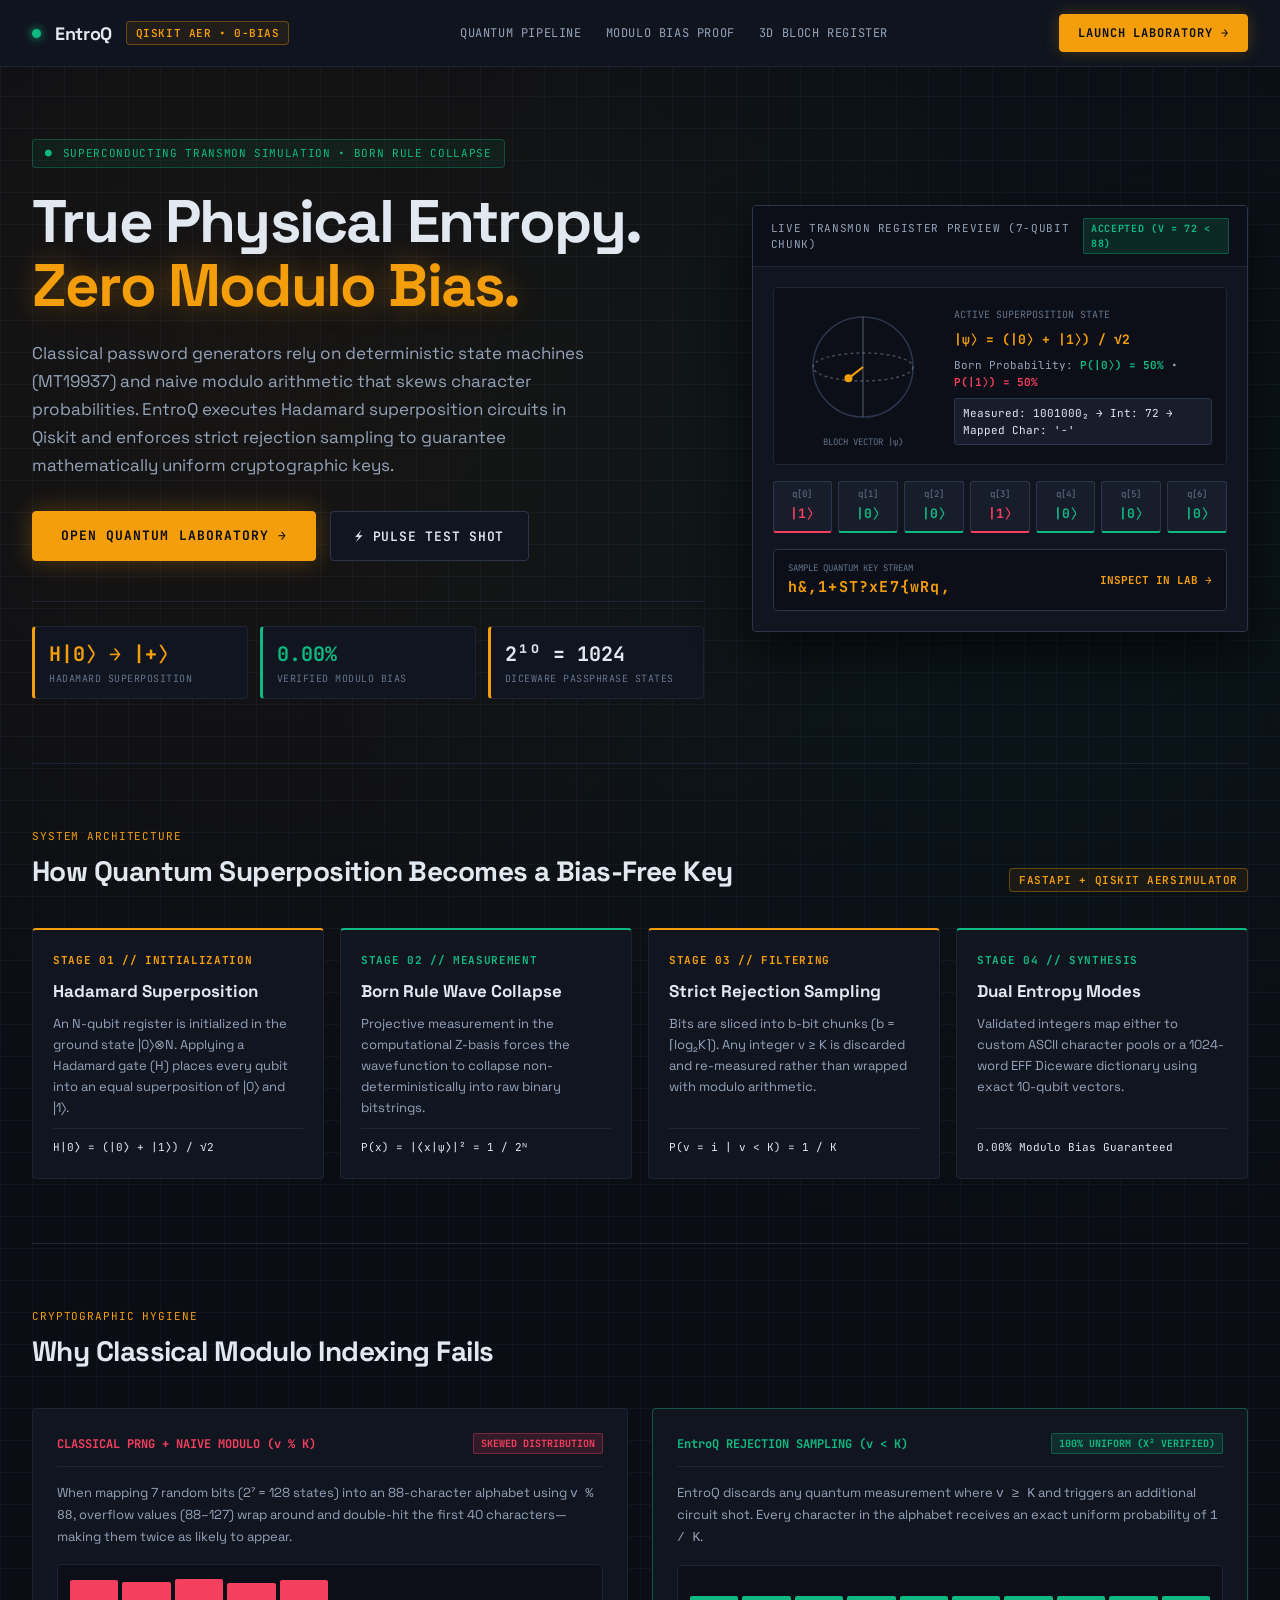
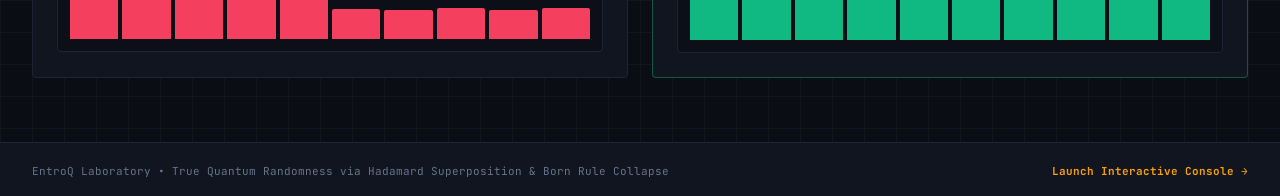
<file: frontend/landing.html>
<!DOCTYPE html>
<html lang="en">
<head>
  <meta charset="UTF-8">
  <meta name="viewport" content="width=device-width, initial-scale=1.0">
  <title>EntroQ — Quantum Cryptographic Entropy Laboratory</title>
  <link rel="preconnect" href="https://fonts.googleapis.com">
  <link rel="preconnect" href="https://fonts.gstatic.com" crossorigin>
  <link href="https://fonts.googleapis.com/css2?family=JetBrains+Mono:wght@400;500;600;700&family=Space+Grotesk:wght@500;600;700&display=swap" rel="stylesheet">
  <style>
    :root {
      --font-ui: "Space Grotesk", -apple-system, BlinkMacSystemFont, sans-serif;
      --font-mono: "JetBrains Mono", monospace;
      --bg-void: #0a0d14;
      --bg-surface: #111520;
      --bg-elevated: #181d2c;
      --bg-sunken: #0c0f17;
      --border-dim: #1e2436;
      --border-subtle: #2d354d;
      --text-primary: #e2e8f0;
      --text-secondary: #94a3b8;
      --text-tertiary: #64748b;
      --quantum-gold: #f59e0b;
      --quantum-emerald: #10b981;
      --quantum-carmine: #f43f5e;
      --radius: 4px;
    }

    *, *::before, *::after {
      box-sizing: border-box;
      margin: 0;
      padding: 0;
    }

    html {
      scroll-behavior: smooth;
    }

    body {
      background-color: var(--bg-void);
      background-image:
        radial-gradient(circle at 20% 20%, rgba(245, 158, 11, 0.06), transparent 45%),
        radial-gradient(circle at 80% 30%, rgba(16, 185, 129, 0.05), transparent 45%),
        linear-gradient(to right, rgba(30, 36, 54, 0.35) 1px, transparent 1px),
        linear-gradient(to bottom, rgba(30, 36, 54, 0.35) 1px, transparent 1px);
      background-size: 100% 100%, 100% 100%, 32px 32px, 32px 32px;
      color: var(--text-primary);
      font-family: var(--font-ui);
      line-height: 1.5;
      min-height: 100vh;
      display: flex;
      flex-direction: column;
      -webkit-font-smoothing: antialiased;
    }

    /* Top Instrument Header */
    .nav-chassis {
      position: sticky;
      top: 0;
      z-index: 100;
      background-color: rgba(17, 21, 32, 0.92);
      backdrop-filter: blur(8px);
      border-bottom: 1px solid var(--border-dim);
      padding: 14px 32px;
    }

    .nav-inner {
      max-width: 1320px;
      margin: 0 auto;
      display: flex;
      justify-content: space-between;
      align-items: center;
    }

    .brand-cluster {
      display: flex;
      align-items: center;
      gap: 14px;
      text-decoration: none;
    }

    .status-dot {
      width: 9px;
      height: 9px;
      border-radius: 50%;
      background-color: var(--quantum-emerald);
      box-shadow: 0 0 10px var(--quantum-emerald);
      animation: pulse 2s infinite ease-in-out;
    }

    @keyframes pulse {
      0%, 100% { opacity: 1; transform: scale(1); }
      50% { opacity: 0.4; transform: scale(0.85); }
    }

    .brand-name {
      font-size: 18px;
      font-weight: 700;
      color: var(--text-primary);
      letter-spacing: -0.02em;
    }

    .hw-pill {
      font-family: var(--font-mono);
      font-size: 11px;
      font-weight: 600;
      color: var(--quantum-gold);
      border: 1px solid rgba(245, 158, 11, 0.35);
      background-color: rgba(245, 158, 11, 0.07);
      padding: 3px 9px;
      border-radius: var(--radius);
      text-transform: uppercase;
      letter-spacing: 0.05em;
    }

    .nav-links {
      display: flex;
      align-items: center;
      gap: 24px;
    }

    .nav-link {
      font-family: var(--font-mono);
      font-size: 12px;
      color: var(--text-secondary);
      text-decoration: none;
      text-transform: uppercase;
      letter-spacing: 0.05em;
      transition: color 0.15s ease;
    }

    .nav-link:hover {
      color: var(--quantum-gold);
    }

    .btn-launch {
      font-family: var(--font-mono);
      font-size: 12px;
      font-weight: 700;
      text-transform: uppercase;
      letter-spacing: 0.08em;
      color: var(--bg-void);
      background-color: var(--quantum-gold);
      border: 1px solid var(--quantum-gold);
      padding: 9px 18px;
      border-radius: var(--radius);
      text-decoration: none;
      transition: all 0.15s ease;
      box-shadow: 0 0 16px rgba(245, 158, 11, 0.25);
    }

    .btn-launch:hover {
      background-color: #fbbf24;
      box-shadow: 0 0 24px rgba(245, 158, 11, 0.5);
      transform: translateY(-1px);
    }

    /* Main Container */
    .container {
      max-width: 1320px;
      width: 100%;
      margin: 0 auto;
      padding: 0 32px;
    }

    /* Hero Section */
    .hero-section {
      padding: 72px 0 64px;
      display: grid;
      grid-template-columns: 1.15fr 0.85fr;
      gap: 48px;
      align-items: center;
    }

    .eyebrow-strip {
      display: inline-flex;
      align-items: center;
      gap: 10px;
      font-family: var(--font-mono);
      font-size: 11px;
      color: var(--quantum-emerald);
      background-color: rgba(16, 185, 129, 0.08);
      border: 1px solid rgba(16, 185, 129, 0.3);
      padding: 5px 12px;
      border-radius: var(--radius);
      margin-bottom: 22px;
      text-transform: uppercase;
      letter-spacing: 0.06em;
    }

    .hero-title {
      font-size: clamp(38px, 5vw, 60px);
      font-weight: 700;
      line-height: 1.08;
      letter-spacing: -0.03em;
      color: var(--text-primary);
      margin-bottom: 20px;
    }

    .hero-title .amber-accent {
      color: var(--quantum-gold);
      text-shadow: 0 0 28px rgba(245, 158, 11, 0.35);
    }

    .hero-lead {
      font-size: 17px;
      color: var(--text-secondary);
      max-width: 580px;
      margin-bottom: 32px;
      line-height: 1.65;
    }

    .hero-cta-row {
      display: flex;
      flex-wrap: wrap;
      gap: 14px;
      margin-bottom: 40px;
    }

    .btn-primary-hero {
      font-family: var(--font-mono);
      font-size: 13px;
      font-weight: 700;
      text-transform: uppercase;
      letter-spacing: 0.08em;
      background-color: var(--quantum-gold);
      color: var(--bg-void);
      padding: 14px 28px;
      border-radius: var(--radius);
      text-decoration: none;
      border: 1px solid var(--quantum-gold);
      box-shadow: 0 0 24px rgba(245, 158, 11, 0.3);
      transition: all 0.15s ease;
    }

    .btn-primary-hero:hover {
      background-color: #fbbf24;
      box-shadow: 0 0 32px rgba(245, 158, 11, 0.55);
      transform: translateY(-1px);
    }

    .btn-secondary-hero {
      font-family: var(--font-mono);
      font-size: 13px;
      font-weight: 600;
      text-transform: uppercase;
      letter-spacing: 0.06em;
      background-color: var(--bg-surface);
      color: var(--text-primary);
      padding: 14px 24px;
      border-radius: var(--radius);
      text-decoration: none;
      border: 1px solid var(--border-subtle);
      cursor: pointer;
      transition: all 0.15s ease;
    }

    .btn-secondary-hero:hover {
      border-color: var(--quantum-gold);
      color: var(--quantum-gold);
      background-color: var(--bg-elevated);
    }

    /* Hero Telemetry Strip */
    .hero-stats-grid {
      display: grid;
      grid-template-columns: repeat(3, 1fr);
      gap: 12px;
      border-top: 1px solid var(--border-dim);
      padding-top: 24px;
    }

    .stat-card {
      background-color: var(--bg-surface);
      border: 1px solid var(--border-dim);
      border-left: 3px solid var(--quantum-gold);
      border-radius: var(--radius);
      padding: 12px 14px;
    }

    .stat-card.emerald-border {
      border-left-color: var(--quantum-emerald);
    }

    .stat-val {
      font-family: var(--font-mono);
      font-size: 20px;
      font-weight: 700;
      color: var(--text-primary);
    }

    .stat-label {
      font-family: var(--font-mono);
      font-size: 10px;
      text-transform: uppercase;
      color: var(--text-tertiary);
      letter-spacing: 0.05em;
      margin-top: 2px;
    }

    /* Right Column: Live Interactive Instrument Preview */
    .instrument-chassis-card {
      background-color: var(--bg-surface);
      border: 1px solid var(--border-subtle);
      border-radius: var(--radius);
      box-shadow: 0 20px 50px rgba(0, 0, 0, 0.65);
      overflow: hidden;
    }

    .chassis-header {
      background-color: var(--bg-sunken);
      border-bottom: 1px solid var(--border-dim);
      padding: 12px 18px;
      display: flex;
      justify-content: space-between;
      align-items: center;
      font-family: var(--font-mono);
      font-size: 11px;
      color: var(--text-secondary);
      text-transform: uppercase;
      letter-spacing: 0.06em;
    }

    .chassis-body {
      padding: 20px;
      display: flex;
      flex-direction: column;
      gap: 16px;
    }

    .live-visual-row {
      display: grid;
      grid-template-columns: 150px 1fr;
      gap: 16px;
      align-items: center;
      background-color: var(--bg-sunken);
      border: 1px solid var(--border-dim);
      border-radius: var(--radius);
      padding: 14px;
    }

    .bloch-mini-wrap {
      display: flex;
      flex-direction: column;
      align-items: center;
    }

    .formula-readout-box {
      display: flex;
      flex-direction: column;
      gap: 8px;
      font-family: var(--font-mono);
    }

    .formula-line {
      font-size: 13px;
      font-weight: 700;
      color: var(--quantum-gold);
    }

    .mini-q-grid {
      display: grid;
      grid-template-columns: repeat(7, 1fr);
      gap: 6px;
    }

    .mini-q-cell {
      background-color: var(--bg-elevated);
      border: 1px solid var(--border-subtle);
      border-bottom: 2px solid var(--quantum-emerald);
      border-radius: 3px;
      padding: 6px 4px;
      text-align: center;
      font-family: var(--font-mono);
      transition: transform 0.15s ease;
    }

    .mini-q-cell.state-1 {
      border-bottom-color: var(--quantum-carmine);
    }

    .mini-q-idx {
      display: block;
      font-size: 9px;
      color: var(--text-tertiary);
    }

    .mini-q-bit {
      font-size: 13px;
      font-weight: 700;
      color: var(--quantum-emerald);
    }

    .mini-q-cell.state-1 .mini-q-bit {
      color: var(--quantum-carmine);
    }

    .sample-output-bar {
      background-color: var(--bg-sunken);
      border: 1px solid var(--border-subtle);
      border-radius: var(--radius);
      padding: 12px 14px;
      display: flex;
      justify-content: space-between;
      align-items: center;
      font-family: var(--font-mono);
    }

    .sample-key-text {
      font-size: 15px;
      font-weight: 700;
      color: var(--quantum-gold);
      letter-spacing: 0.08em;
    }

    .badge-accept {
      background-color: rgba(16, 185, 129, 0.15);
      color: var(--quantum-emerald);
      border: 1px solid rgba(16, 185, 129, 0.35);
      font-family: var(--font-mono);
      font-size: 10px;
      font-weight: 700;
      padding: 2px 7px;
      border-radius: 2px;
      text-transform: uppercase;
    }

    .badge-reject {
      background-color: rgba(244, 63, 94, 0.15);
      color: var(--quantum-carmine);
      border: 1px solid rgba(244, 63, 94, 0.35);
      font-family: var(--font-mono);
      font-size: 10px;
      font-weight: 700;
      padding: 2px 7px;
      border-radius: 2px;
      text-transform: uppercase;
    }

    /* Section Dividers */
    .section-block {
      padding: 64px 0;
      border-top: 1px solid var(--border-dim);
    }

    .section-header {
      margin-bottom: 36px;
      display: flex;
      justify-content: space-between;
      align-items: flex-end;
      flex-wrap: wrap;
      gap: 16px;
    }

    .section-tag {
      font-family: var(--font-mono);
      font-size: 11px;
      color: var(--quantum-gold);
      text-transform: uppercase;
      letter-spacing: 0.08em;
      margin-bottom: 6px;
    }

    .section-title {
      font-size: 28px;
      font-weight: 700;
      color: var(--text-primary);
      letter-spacing: -0.02em;
    }

    /* 4-Stage Pipeline Grid */
    .pipeline-grid {
      display: grid;
      grid-template-columns: repeat(4, 1fr);
      gap: 16px;
    }

    .pipeline-card {
      background-color: var(--bg-surface);
      border: 1px solid var(--border-dim);
      border-top: 2px solid var(--quantum-gold);
      border-radius: var(--radius);
      padding: 22px 20px;
      display: flex;
      flex-direction: column;
      gap: 10px;
    }

    .pipeline-card.emerald-top {
      border-top-color: var(--quantum-emerald);
    }

    .step-num {
      font-family: var(--font-mono);
      font-size: 11px;
      font-weight: 700;
      color: var(--quantum-gold);
      letter-spacing: 0.06em;
    }

    .pipeline-card.emerald-top .step-num {
      color: var(--quantum-emerald);
    }

    .card-heading {
      font-size: 17px;
      font-weight: 700;
      color: var(--text-primary);
    }

    .card-desc {
      font-size: 13px;
      color: var(--text-secondary);
      line-height: 1.6;
    }

    .math-chip {
      margin-top: auto;
      padding-top: 10px;
      border-top: 1px solid var(--border-dim);
      font-family: var(--font-mono);
      font-size: 11px;
      color: var(--text-primary);
    }

    /* Comparison Split Deck */
    .comparison-deck {
      display: grid;
      grid-template-columns: 1fr 1fr;
      gap: 24px;
    }

    .comp-panel {
      background-color: var(--bg-surface);
      border: 1px solid var(--border-dim);
      border-radius: var(--radius);
      padding: 24px;
      display: flex;
      flex-direction: column;
      gap: 16px;
    }

    .comp-panel.quantum-panel {
      border-color: rgba(16, 185, 129, 0.4);
    }

    .comp-header {
      display: flex;
      justify-content: space-between;
      align-items: center;
      padding-bottom: 12px;
      border-bottom: 1px solid var(--border-dim);
      font-family: var(--font-mono);
      font-size: 12px;
      font-weight: 700;
    }

    .bar-visualizer {
      height: 88px;
      display: flex;
      align-items: flex-end;
      gap: 4px;
      padding: 12px;
      background-color: var(--bg-sunken);
      border: 1px solid var(--border-dim);
      border-radius: var(--radius);
    }

    .dist-bar {
      flex: 1;
      border-radius: 2px 2px 0 0;
    }

    .dist-bar.skewed {
      background-color: var(--quantum-carmine);
    }

    .dist-bar.flat {
      background-color: var(--quantum-emerald);
      height: 70%;
    }

    /* Footer */
    .footer-bar {
      margin-top: auto;
      background-color: var(--bg-surface);
      border-top: 1px solid var(--border-dim);
      padding: 20px 32px;
      font-family: var(--font-mono);
      font-size: 11px;
      color: var(--text-tertiary);
    }

    .footer-inner {
      max-width: 1320px;
      margin: 0 auto;
      display: flex;
      justify-content: space-between;
      align-items: center;
      flex-wrap: wrap;
      gap: 12px;
    }

    @media (max-width: 980px) {
      .hero-section,
      .pipeline-grid,
      .comparison-deck {
        grid-template-columns: 1fr;
      }
      .nav-links {
        display: none;
      }
    }
  </style>
</head>
<body>

  <!-- Top Cryogenic Navigation Chassis -->
  <header class="nav-chassis">
    <div class="nav-inner">
      <a href="/" class="brand-cluster">
        <span class="status-dot"></span>
        <span class="brand-name">EntroQ</span>
        <span class="hw-pill">Qiskit Aer • 0-Bias</span>
      </a>

      <nav class="nav-links">
        <a href="#pipeline" class="nav-link">Quantum Pipeline</a>
        <a href="#zero-bias" class="nav-link">Modulo Bias Proof</a>
        <a href="/app" class="nav-link">3D Bloch Register</a>
      </nav>

      <a href="/app" class="btn-launch">Launch Laboratory →</a>
    </div>
  </header>

  <main class="container">
    <!-- Hero Stage -->
    <section class="hero-section">
      <!-- Left Column: Core Pitch -->
      <div>
        <div class="eyebrow-strip">
          <span>●</span>
          <span>Superconducting Transmon Simulation • Born Rule Collapse</span>
        </div>

        <h1 class="hero-title">
          True Physical Entropy.<br>
          <span class="amber-accent">Zero Modulo Bias.</span>
        </h1>

        <p class="hero-lead">
          Classical password generators rely on deterministic state machines (MT19937) and naive modulo arithmetic that skews character probabilities. EntroQ executes Hadamard superposition circuits in Qiskit and enforces strict rejection sampling to guarantee mathematically uniform cryptographic keys.
        </p>

        <div class="hero-cta-row">
          <a href="/app" class="btn-primary-hero">Open Quantum Laboratory →</a>
          <button type="button" id="hero-pulse-btn" class="btn-secondary-hero">⚡ Pulse Test Shot</button>
        </div>

        <div class="hero-stats-grid">
          <div class="stat-card">
            <div class="stat-val" style="color: var(--quantum-gold);">H|0⟩ → |+⟩</div>
            <div class="stat-label">Hadamard Superposition</div>
          </div>
          <div class="stat-card emerald-border">
            <div class="stat-val" style="color: var(--quantum-emerald);">0.00%</div>
            <div class="stat-label">Verified Modulo Bias</div>
          </div>
          <div class="stat-card">
            <div class="stat-val">2¹⁰ = 1024</div>
            <div class="stat-label">Diceware Passphrase States</div>
          </div>
        </div>
      </div>

      <!-- Right Column: Interactive Live Transmon Preview -->
      <aside class="instrument-chassis-card" aria-label="Live Quantum Register Preview">
        <div class="chassis-header">
          <span>LIVE TRANSMON REGISTER PREVIEW (7-QUBIT CHUNK)</span>
          <span id="preview-status-badge" class="badge-accept">ACCEPTED (v &lt; 88)</span>
        </div>

        <div class="chassis-body">
          <div class="live-visual-row">
            <div class="bloch-mini-wrap">
              <canvas id="hero-bloch-canvas" width="130" height="130"></canvas>
              <span style="font-family: var(--font-mono); font-size: 9px; color: var(--text-tertiary); margin-top: 4px;">
                BLOCH VECTOR |ψ⟩
              </span>
            </div>

            <div class="formula-readout-box">
              <div style="font-size: 10px; color: var(--text-tertiary); text-transform: uppercase;">
                Active Superposition State
              </div>
              <div class="formula-line">|ψ⟩ = (|0⟩ + |1⟩) / √2</div>
              <div style="font-size: 11px; color: var(--text-secondary);">
                Born Probability: <strong style="color: var(--quantum-emerald);">P(|0⟩) = 50%</strong> • <strong style="color: var(--quantum-carmine);">P(|1⟩) = 50%</strong>
              </div>
              <div id="preview-int-readout" style="font-size: 11px; color: var(--text-primary); background: var(--bg-elevated); padding: 6px 8px; border-radius: 3px; border: 1px solid var(--border-subtle);">
                Measured: 0101010₂ → Int: 42 → Char: 'q'
              </div>
            </div>
          </div>

          <!-- 7 Qubit Cells -->
          <div id="hero-qubit-strip" class="mini-q-grid"></div>

          <!-- Sample Generated Key Bar -->
          <div class="sample-output-bar">
            <div>
              <div style="font-size: 9px; color: var(--text-tertiary); text-transform: uppercase;">Sample Quantum Key Stream</div>
              <div id="hero-sample-key" class="sample-key-text">K9#mP2!xL8@qW4zR</div>
            </div>
            <a href="/app" style="font-size: 11px; color: var(--quantum-gold); text-decoration: none; font-weight: 700;">
              INSPECT IN LAB →
            </a>
          </div>
        </div>
      </aside>
    </section>

    <!-- Section 2: 4-Stage Quantum Pipeline -->
    <section id="pipeline" class="section-block">
      <div class="section-header">
        <div>
          <div class="section-tag">System Architecture</div>
          <h2 class="section-title">How Quantum Superposition Becomes a Bias-Free Key</h2>
        </div>
        <span class="hw-pill">FastAPI + Qiskit AerSimulator</span>
      </div>

      <div class="pipeline-grid">
        <div class="pipeline-card">
          <span class="step-num">STAGE 01 // INITIALIZATION</span>
          <h3 class="card-heading">Hadamard Superposition</h3>
          <p class="card-desc">
            An N-qubit register is initialized in the ground state |0⟩⊗N. Applying a Hadamard gate (H) places every qubit into an equal superposition of |0⟩ and |1⟩.
          </p>
          <div class="math-chip">H|0⟩ = (|0⟩ + |1⟩) / √2</div>
        </div>

        <div class="pipeline-card emerald-top">
          <span class="step-num">STAGE 02 // MEASUREMENT</span>
          <h3 class="card-heading">Born Rule Wave Collapse</h3>
          <p class="card-desc">
            Projective measurement in the computational Z-basis forces the wavefunction to collapse non-deterministically into raw binary bitstrings.
          </p>
          <div class="math-chip">P(x) = |⟨x|ψ⟩|² = 1 / 2ᴺ</div>
        </div>

        <div class="pipeline-card">
          <span class="step-num">STAGE 03 // FILTERING</span>
          <h3 class="card-heading">Strict Rejection Sampling</h3>
          <p class="card-desc">
            Bits are sliced into b-bit chunks (b = ⌈log₂K⌉). Any integer v ≥ K is discarded and re-measured rather than wrapped with modulo arithmetic.
          </p>
          <div class="math-chip">P(v = i | v &lt; K) = 1 / K</div>
        </div>

        <div class="pipeline-card emerald-top">
          <span class="step-num">STAGE 04 // SYNTHESIS</span>
          <h3 class="card-heading">Dual Entropy Modes</h3>
          <p class="card-desc">
            Validated integers map either to custom ASCII character pools or a 1024-word EFF Diceware dictionary using exact 10-qubit vectors.
          </p>
          <div class="math-chip">0.00% Modulo Bias Guaranteed</div>
        </div>
      </div>
    </section>

    <!-- Section 3: Modulo Bias Comparison -->
    <section id="zero-bias" class="section-block">
      <div class="section-header">
        <div>
          <div class="section-tag">Cryptographic Hygiene</div>
          <h2 class="section-title">Why Classical Modulo Indexing Fails</h2>
        </div>
      </div>

      <div class="comparison-deck">
        <!-- Naive Modulo Card -->
        <div class="comp-panel">
          <div class="comp-header">
            <span style="color: var(--quantum-carmine);">CLASSICAL PRNG + NAIVE MODULO (v % K)</span>
            <span class="badge-reject">SKEWED DISTRIBUTION</span>
          </div>
          <p class="card-desc">
            When mapping 7 random bits (2⁷ = 128 states) into an 88-character alphabet using <code>v % 88</code>, overflow values (88–127) wrap around and double-hit the first 40 characters—making them twice as likely to appear.
          </p>
          <div class="bar-visualizer" aria-label="Biased Histogram">
            <div class="dist-bar skewed" style="height: 95%;"></div>
            <div class="dist-bar skewed" style="height: 92%;"></div>
            <div class="dist-bar skewed" style="height: 96%;"></div>
            <div class="dist-bar skewed" style="height: 90%;"></div>
            <div class="dist-bar skewed" style="height: 94%;"></div>
            <div class="dist-bar skewed" style="height: 48%;"></div>
            <div class="dist-bar skewed" style="height: 46%;"></div>
            <div class="dist-bar skewed" style="height: 50%;"></div>
            <div class="dist-bar skewed" style="height: 47%;"></div>
            <div class="dist-bar skewed" style="height: 49%;"></div>
          </div>
        </div>

        <!-- EntroQ Rejection Sampling Card -->
        <div class="comp-panel quantum-panel">
          <div class="comp-header">
            <span style="color: var(--quantum-emerald);">EntroQ REJECTION SAMPLING (v &lt; K)</span>
            <span class="badge-accept">100% UNIFORM (χ² VERIFIED)</span>
          </div>
          <p class="card-desc">
            EntroQ discards any quantum measurement where <code>v ≥ K</code> and triggers an additional circuit shot. Every character in the alphabet receives an exact uniform probability of <code>1 / K</code>.
          </p>
          <div class="bar-visualizer" aria-label="Uniform Histogram">
            <div class="dist-bar flat"></div>
            <div class="dist-bar flat"></div>
            <div class="dist-bar flat"></div>
            <div class="dist-bar flat"></div>
            <div class="dist-bar flat"></div>
            <div class="dist-bar flat"></div>
            <div class="dist-bar flat"></div>
            <div class="dist-bar flat"></div>
            <div class="dist-bar flat"></div>
            <div class="dist-bar flat"></div>
          </div>
        </div>
      </div>
    </section>
  </main>

  <footer class="footer-bar">
    <div class="footer-inner">
      <span>EntroQ Laboratory • True Quantum Randomness via Hadamard Superposition &amp; Born Rule Collapse</span>
      <a href="/app" style="color: var(--quantum-gold); text-decoration: none; font-weight: 700;">Launch Interactive Console →</a>
    </div>
  </footer>

  <!-- Interactive Hero Preview Script -->
  <script>
    const sampleCharset = "ABCDEFGHIJKLMNOPQRSTUVWXYZabcdefghijklmnopqrstuvwxyz0123456789!@#$%^&*()-_=+[]{}|;:,.<>?";
    const qubitStrip = document.getElementById("hero-qubit-strip");
    const intReadout = document.getElementById("preview-int-readout");
    const statusBadge = document.getElementById("preview-status-badge");
    const sampleKeyEl = document.getElementById("hero-sample-key");
    const pulseBtn = document.getElementById("hero-pulse-btn");

    function pulsePreviewRegister() {
      let bits = "";
      qubitStrip.innerHTML = "";
      for (let i = 0; i < 7; i++) {
        const bit = Math.random() < 0.5 ? 0 : 1;
        bits += bit;
        const cell = document.createElement("div");
        cell.className = "mini-q-cell" + (bit === 1 ? " state-1" : "");
        cell.innerHTML = `<span class="mini-q-idx">q[${i}]</span><span class="mini-q-bit">|${bit}⟩</span>`;
        qubitStrip.appendChild(cell);
      }
      const val = parseInt(bits, 2);
      const K = sampleCharset.length; // 88
      if (val < K) {
        const ch = sampleCharset[val];
        statusBadge.className = "badge-accept";
        statusBadge.textContent = `ACCEPTED (v = ${val} < ${K})`;
        intReadout.textContent = `Measured: ${bits}₂ → Int: ${val} → Mapped Char: '${ch}'`;
      } else {
        statusBadge.className = "badge-reject";
        statusBadge.textContent = `REJECTED (v = ${val} ≥ ${K})`;
        intReadout.textContent = `Measured: ${bits}₂ → Int: ${val} → Overflow Discarded (0-Bias)`;
      }

      // Generate sample 16-char key preview
      let newKey = "";
      while (newKey.length < 16) {
        const r = Math.floor(Math.random() * 128);
        if (r < K) newKey += sampleCharset[r];
      }
      sampleKeyEl.textContent = newKey;
    }

    // Mini rotating 3D Bloch sphere on Hero Canvas
    const canvas = document.getElementById("hero-bloch-canvas");
    const ctx = canvas.getContext("2d");
    let angle = 0;

    function animateBloch() {
      ctx.clearRect(0, 0, 130, 130);
      const cx = 65, cy = 65, r = 50;

      // Sphere outline
      ctx.beginPath();
      ctx.arc(cx, cy, r, 0, Math.PI * 2);
      ctx.strokeStyle = "#2d354d";
      ctx.lineWidth = 1.5;
      ctx.stroke();

      // Equator ellipse
      ctx.beginPath();
      ctx.ellipse(cx, cy, r, 14, 0, 0, Math.PI * 2);
      ctx.setLineDash([3, 3]);
      ctx.strokeStyle = "rgba(148, 163, 184, 0.4)";
      ctx.stroke();
      ctx.setLineDash([]);

      // Z axis
      ctx.beginPath();
      ctx.moveTo(cx, cy - r);
      ctx.lineTo(cx, cy + r);
      ctx.strokeStyle = "rgba(148, 163, 184, 0.35)";
      ctx.stroke();

      // Rotating Superposition Vector |+⟩ on equator
      const vx = cx + Math.cos(angle) * (r * 0.85);
      const vy = cy + Math.sin(angle) * 12;

      ctx.beginPath();
      ctx.moveTo(cx, cy);
      ctx.lineTo(vx, vy);
      ctx.strokeStyle = "#f59e0b";
      ctx.lineWidth = 2.2;
      ctx.stroke();

      ctx.beginPath();
      ctx.arc(vx, vy, 4, 0, Math.PI * 2);
      ctx.fillStyle = "#f59e0b";
      ctx.fill();

      angle += 0.03;
      requestAnimationFrame(animateBloch);
    }

    pulseBtn.addEventListener("click", pulsePreviewRegister);
    pulsePreviewRegister();
    animateBloch();
  </script>
</body>
</html>
</file>
